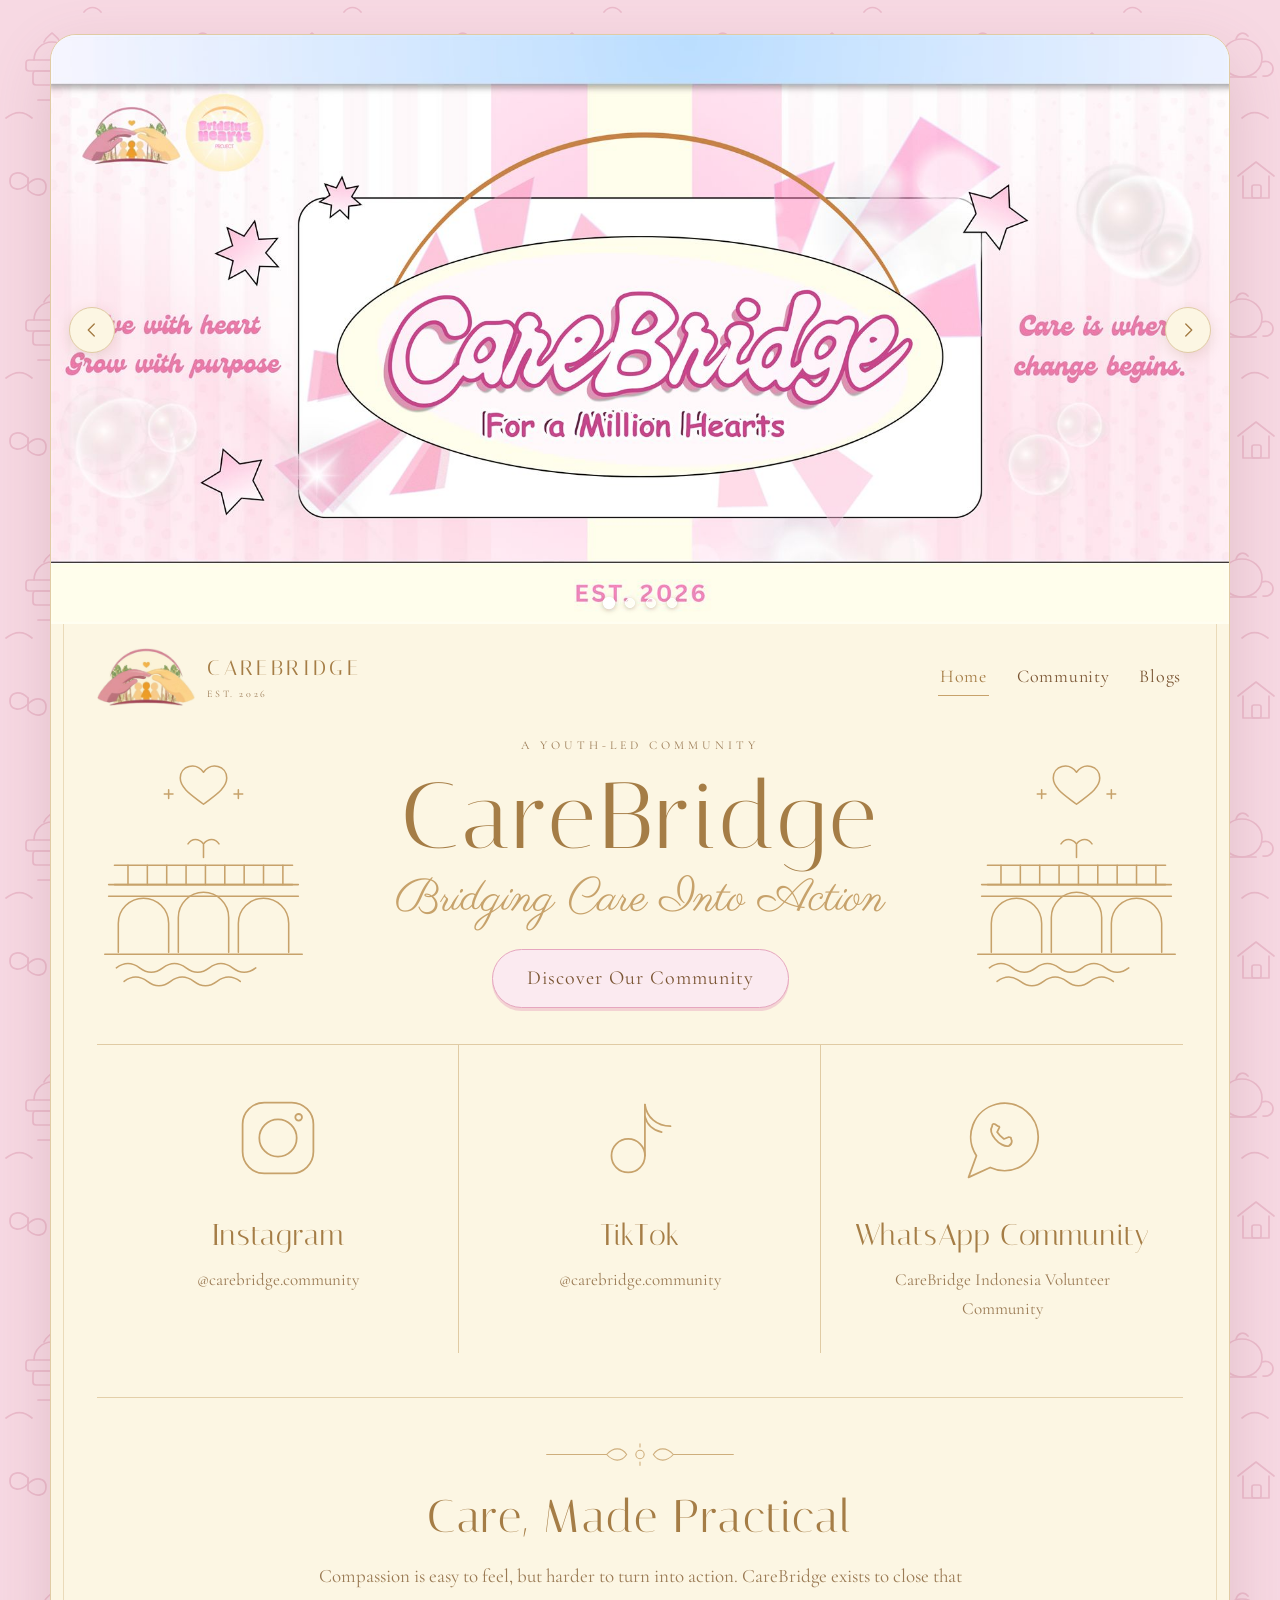
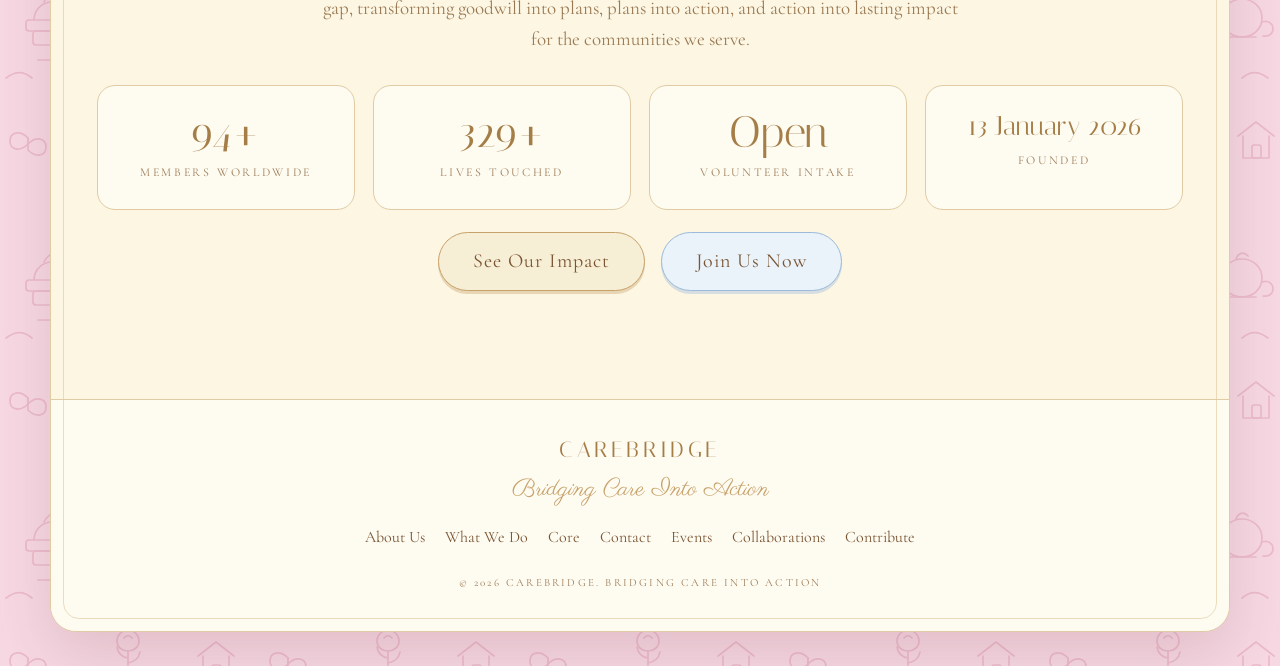
<file: index.html>
<!DOCTYPE html>
<html lang="en">
<head>
<meta charset="utf-8">
<meta name="viewport" content="width=device-width, initial-scale=1">
<title>CareBridge — Bridging Care Into Action</title>
<meta name="google-site-verification" content="WLFO3tSQSZe70N2YMu3eBIkZwEICOMR3Sh5a3xOXZ3Q" />
<meta name="description" content="CareBridge is a youth-led community bridging care into action — turning empathy into real, measurable good.">
<link rel="preconnect" href="https://fonts.googleapis.com">
<link rel="preconnect" href="https://fonts.gstatic.com" crossorigin>
<link href="https://fonts.googleapis.com/css2?family=Cormorant+Garamond:ital,wght@0,400;0,500;0,600;1,400&family=Italiana&family=Parisienne&display=swap" rel="stylesheet">
<link rel="stylesheet" href="assets/styles.css">
<link rel="icon" href="assets/favicon.png" type="image/png">
<link rel="canonical" href="https://carebridgeofficial.vercel.app/">
<meta property="og:type" content="website">
<meta property="og:site_name" content="CareBridge">
<meta property="og:locale" content="en_ID">
<meta property="og:title" content="CareBridge — Bridging Care Into Action">
<meta property="og:description" content="CareBridge is a youth-led community bridging care into action — turning empathy into real, measurable good.">
<meta property="og:url" content="https://carebridgeofficial.vercel.app/">
<meta property="og:image" content="https://carebridgeofficial.vercel.app/assets/banner-01.jpg">
<meta property="og:image:width" content="1800">
<meta property="og:image:height" content="900">
<meta name="twitter:card" content="summary_large_image">
<meta name="twitter:title" content="CareBridge — Bridging Care Into Action">
<meta name="twitter:description" content="CareBridge is a youth-led community bridging care into action — turning empathy into real, measurable good.">
<meta name="twitter:image" content="https://carebridgeofficial.vercel.app/assets/banner-01.jpg">
<meta name="robots" content="index, follow">
<script type="application/ld+json">
{
  "@context": "https://schema.org",
  "@type": "NGO",
  "name": "CareBridge",
  "alternateName": "CareBridge Community",
  "url": "https://carebridgeofficial.vercel.app/",
  "logo": "https://carebridgeofficial.vercel.app/assets/logo-mark.png",
  "image": "https://carebridgeofficial.vercel.app/assets/banner-01.jpg",
  "description": "CareBridge is a youth-led community in Palembang, Indonesia, bridging care into action through the Bridging Hearts Project.",
  "slogan": "Bridging Care Into Action",
  "foundingDate": "2026-01-13",
  "email": "community.carebridge@gmail.com",
  "address": {
    "@type": "PostalAddress",
    "addressLocality": "Palembang",
    "addressRegion": "South Sumatra",
    "addressCountry": "ID"
  },
  "sameAs": [
    "https://www.instagram.com/carebridge.community",
    "https://www.tiktok.com/@carebridge.community"
  ]
}
</script>
</head>
<body>

<div id="loader" aria-hidden="true">
  <div class="load-card">
    <img class="load-mark" src="assets/logo-mark.png" alt="">
    <div class="load-pill"><span class="load-spin"></span>Please Wait a Moment</div>
    <div class="load-word">CareBridge</div>
    <div class="load-script">Bridging Care Into Action</div>
    <div class="load-bar"><span></span></div>
    <div class="load-foot">Loading &middot; Est. 2026</div>
  </div>
</div>

<div class="shell">
  <div class="inner">

    <!-- ===== Banner =====
         EDIT ME: swap these three images for the CB WEBSITE BANNER artwork.
         Add or remove <figure> blocks freely; the dots follow automatically. -->
    <section class="banner" data-carousel data-autoplay="5000"
             aria-roledescription="carousel" aria-label="CareBridge highlights">

      <button class="car-btn prev" type="button" aria-label="Previous slide">
        <svg viewBox="0 0 24 24" fill="none" stroke="#A57D46" stroke-width="1.8" stroke-linecap="round" stroke-linejoin="round" aria-hidden="true"><path d="M15 4 7 12l8 8"/></svg>
      </button>

      <div class="car-track" tabindex="0" aria-live="polite">
        <figure>
          <img src="assets/banner-01.jpg" width="1800" height="900"
               alt="CareBridge — For a Million Hearts. Give with heart, grow with purpose. Care is where change begins. Est. 2026">
        </figure>
        <figure>
          <img src="assets/banner-02.jpg" width="1800" height="900" loading="lazy"
               alt="Meet the future leaders: Austin Xavier Ratiawan, Mikayla Rizka Sumantri, Aris Singh, Aurelia Dafina Cyrilla, Kayth Roselyn Wanly and Katelyn Michie Tje">
        </figure>
        <figure>
          <img src="assets/banner-03.jpg" width="1800" height="900" loading="lazy"
               alt="Learn, serve, lead — From Palembang, for Tomorrow. CareBridge volunteers holding the Bridging Hearts Project banner">
        </figure>
        <figure>
          <img src="assets/banner-04.jpg" width="1800" height="900" loading="lazy"
               alt="Too young to make a difference? Think again. Join us in bridging care into action">
        </figure>
      </div>

      <button class="car-btn next" type="button" aria-label="Next slide">
        <svg viewBox="0 0 24 24" fill="none" stroke="#A57D46" stroke-width="1.8" stroke-linecap="round" stroke-linejoin="round" aria-hidden="true"><path d="M9 4l8 8-8 8"/></svg>
      </button>

      <div class="car-dots"></div>

    </section>

    <!-- ===== Top bar ===== -->
    <header class="topbar">
      <a class="brandmark" href="/">
        <img class="seal" src="assets/logo-mark.png" alt="CareBridge logo">
        <span>
          <b>CareBridge</b>
          <small>Est. 2026</small>
        </span>
      </a>

      <nav class="mainnav">
        <a href="/" aria-current="page">Home</a>
        <a href="/community">Community</a>
        <a href="/blogs">Blogs</a>
      </nav>
    </header>

    <!-- ===== Hero ===== -->
    <section class="hero">
      <div class="hero-art" aria-hidden="true">
        <svg viewBox="0 0 220 250">
          <g fill="none" stroke="#C7A26B" stroke-width="1.6" stroke-linecap="round" stroke-linejoin="round">
            <path d="M110 22c-8-11-24-7-24 6 0 11 14 19 24 27 10-8 24-16 24-27 0-13-16-17-24-6z"/>
            <path d="M74 40v9M69.5 44.5h9M146 40v9M141.5 44.5h9"/>
            <path d="M18 118h184M18 138h184"/>
            <path d="M32 118v20M52 118v20M72 118v20M92 118v20M112 118v20M132 118v20M152 118v20M172 118v20M192 118v20"/>
            <path d="M12 138h196M12 150h196"/>
            <path d="M22 208v-30a26 26 0 0 1 52 0v30"/>
            <path d="M84 208v-36a26 26 0 0 1 52 0v36"/>
            <path d="M146 208v-30a26 26 0 0 1 52 0v30"/>
            <path d="M8 210h204"/>
            <path d="M20 224c8-6 16-6 24 0s16 6 24 0 16-6 24 0 16 6 24 0 16-6 24 0 16 6 24 0"/>
            <path d="M28 238c8-6 16-6 24 0s16 6 24 0 16-6 24 0 16 6 24 0 16-6 24 0"/>
            <path d="M110 96c-5-6-12-6-16 0M110 96c5-6 12-6 16 0M110 96v14"/>
          </g>
        </svg>
      </div>

      <div>
        <p class="kicker">A Youth-Led Community</p>
        <h1 class="wordmark">CareBridge</h1>
        <p class="tagline">Bridging Care Into Action</p>
        <div class="btn-row">
          <a class="btn" href="/community" data-loading>Discover Our Community</a>
        </div>
      </div>

      <div class="hero-art" aria-hidden="true">
        <svg viewBox="0 0 220 250">
          <g fill="none" stroke="#C7A26B" stroke-width="1.6" stroke-linecap="round" stroke-linejoin="round">
            <path d="M110 22c-8-11-24-7-24 6 0 11 14 19 24 27 10-8 24-16 24-27 0-13-16-17-24-6z"/>
            <path d="M74 40v9M69.5 44.5h9M146 40v9M141.5 44.5h9"/>
            <path d="M18 118h184M18 138h184"/>
            <path d="M32 118v20M52 118v20M72 118v20M92 118v20M112 118v20M132 118v20M152 118v20M172 118v20M192 118v20"/>
            <path d="M12 138h196M12 150h196"/>
            <path d="M22 208v-30a26 26 0 0 1 52 0v30"/>
            <path d="M84 208v-36a26 26 0 0 1 52 0v36"/>
            <path d="M146 208v-30a26 26 0 0 1 52 0v30"/>
            <path d="M8 210h204"/>
            <path d="M20 224c8-6 16-6 24 0s16 6 24 0 16-6 24 0 16 6 24 0 16-6 24 0 16 6 24 0"/>
            <path d="M28 238c8-6 16-6 24 0s16 6 24 0 16-6 24 0 16 6 24 0 16-6 24 0"/>
            <path d="M110 96c-5-6-12-6-16 0M110 96c5-6 12-6 16 0M110 96v14"/>
          </g>
        </svg>
      </div>
    </section>

    <!-- ===== Socials ===== -->
    <section class="trio">
      <a href="https://www.instagram.com/carebridge.community" target="_blank" rel="noopener">
        <svg viewBox="0 0 120 120" aria-hidden="true">
          <g fill="none" stroke="#C7A26B" stroke-width="1.8" stroke-linecap="round" stroke-linejoin="round">
            <rect x="24" y="24" width="72" height="72" rx="22"/>
            <circle cx="60" cy="60" r="19"/>
            <circle cx="81" cy="39" r="3.4"/>
          </g>
        </svg>
        <h3>Instagram</h3>
        <p>@carebridge.community</p>
      </a>

      <a href="https://www.tiktok.com/@carebridge.community" target="_blank" rel="noopener">
        <svg viewBox="0 0 120 120" aria-hidden="true">
          <g fill="none" stroke="#C7A26B" stroke-width="1.8" stroke-linecap="round" stroke-linejoin="round">
            <path d="M65 26v52"/>
            <path d="M65 26c2 13 12 22 26 22"/>
            <path d="M65 38c2 8 8 14 17 16"/>
            <circle cx="48" cy="78" r="17"/>
          </g>
        </svg>
        <h3>TikTok</h3>
        <p>@carebridge.community</p>
      </a>

      <a href="https://chat.whatsapp.com/IXKgOZsEdRlBUrKvpk92QL" target="_blank" rel="noopener">
        <svg viewBox="0 0 120 120" aria-hidden="true">
          <g fill="none" stroke="#C7A26B" stroke-width="1.8" stroke-linecap="round" stroke-linejoin="round">
            <path d="M26 100l8-22a34.3 34.3 0 1 1 14 12z"/>
            <path d="M50 48c-2 3-1 8 3 13s10 8 14 7c2-1 3-3 3-5l-1-3c0-1-1-1-2-1l-5 2c-3-2-5-4-7-7l2-4c1-1 0-2-1-2l-3-2c-2-1-3 0-3 2z"/>
          </g>
        </svg>
        <h3>WhatsApp Community</h3>
        <p>CareBridge Indonesia Volunteer Community</p>
      </a>
    </section>

    <hr class="rule">

    <!-- ===== Invitation ===== -->
    <section class="section-head">
      <svg class="ornament" viewBox="0 0 240 30" aria-hidden="true">
        <g fill="none" stroke="#C7A26B" stroke-width="1.3" stroke-linecap="round">
          <path d="M8 15h72M232 15h-72"/>
          <path d="M80 15c8-9 18-9 24 0-6 9-16 9-24 0z"/>
          <path d="M160 15c-8-9-18-9-24 0 6 9 16 9 24 0z"/>
          <circle cx="120" cy="15" r="5"/>
          <path d="M120 6V2M120 24v4"/>
        </g>
      </svg>
      <h2>Care, Made Practical</h2>
      <p>Compassion is easy to feel, but harder to turn into action. CareBridge exists to
         close that gap, transforming goodwill into plans, plans into action, and action
         into lasting impact for the communities we serve.</p>
    </section>

    <div class="stats">
      <div class="stat"><b data-count="100" data-suffix="+">100+</b><span>Members Worldwide</span></div>
      <div class="stat"><b data-count="350" data-suffix="+">350+</b><span>Lives Touched</span></div>
      <div class="stat"><b>Open</b><span>Volunteer Intake</span></div>
      <div class="stat"><b class="sm">13 January 2026</b><span>Founded</span></div>
    </div>

    <div class="btn-row">
      <a class="btn gold" href="/what-we-do">See Our Impact</a>
      <a class="btn blue" href="/events">Join Us Now</a>
    </div>

  </div>

  <footer class="foot">
    <div class="fmark">CAREBRIDGE</div>
    <div class="fscript">Bridging Care Into Action</div>
    <nav>
      <a href="/about">About Us</a>
      <a href="/what-we-do">What We Do</a>
      <a href="/core">Core</a>
      <a href="/contact">Contact</a>
      <a href="/events">Events</a>
      <a href="/collaborations">Collaborations</a>
      <a href="/contribute">Contribute</a>
    </nav>
    <small>&copy; 2026 CareBridge. Bridging Care Into Action</small>
  </footer>
</div>

<script src="assets/count.js" defer></script>
<script src="assets/carousel.js" defer></script>

<script>
(function () {
  var el = document.getElementById('loader');
  if (!el) return;

  // Only show it on the first visit of a browsing session.
  var seen = false;
  try { seen = sessionStorage.getItem('cb-seen-loader') === '1'; } catch (e) {}
  if (seen) { if (el.parentNode) el.parentNode.removeChild(el); return; }

  var start = Date.now();

  function finish() {
    var wait = Math.max(0, 3000 - (Date.now() - start));
    setTimeout(function () {
      el.className = 'done';
      try { sessionStorage.setItem('cb-seen-loader', '1'); } catch (e) {}
      setTimeout(function () { if (el.parentNode) el.parentNode.removeChild(el); }, 700);
    }, wait);
  }

  if (document.readyState === 'complete') finish();
  else window.addEventListener('load', finish);
})();
</script>

<script src="assets/ripple.js" defer></script>
<script src="assets/transition.js" defer></script>
</body>
</html>
</file>
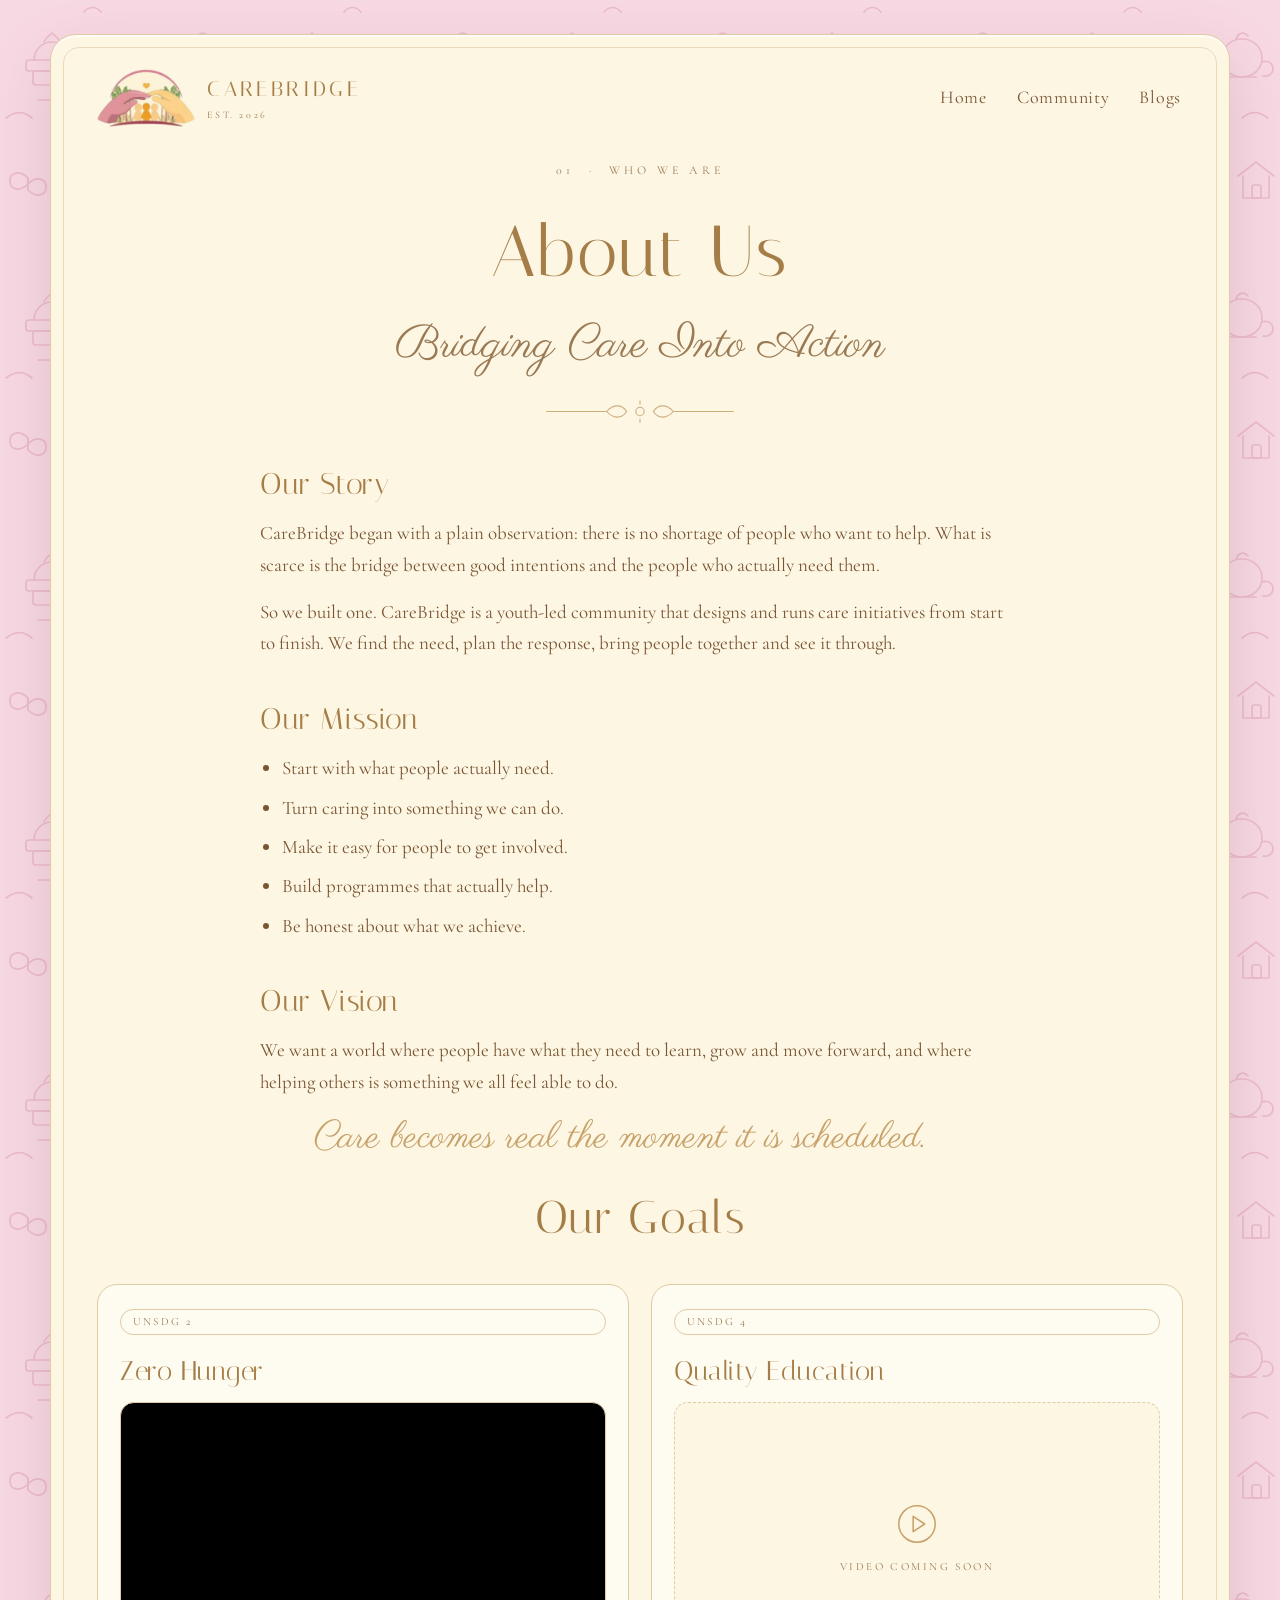
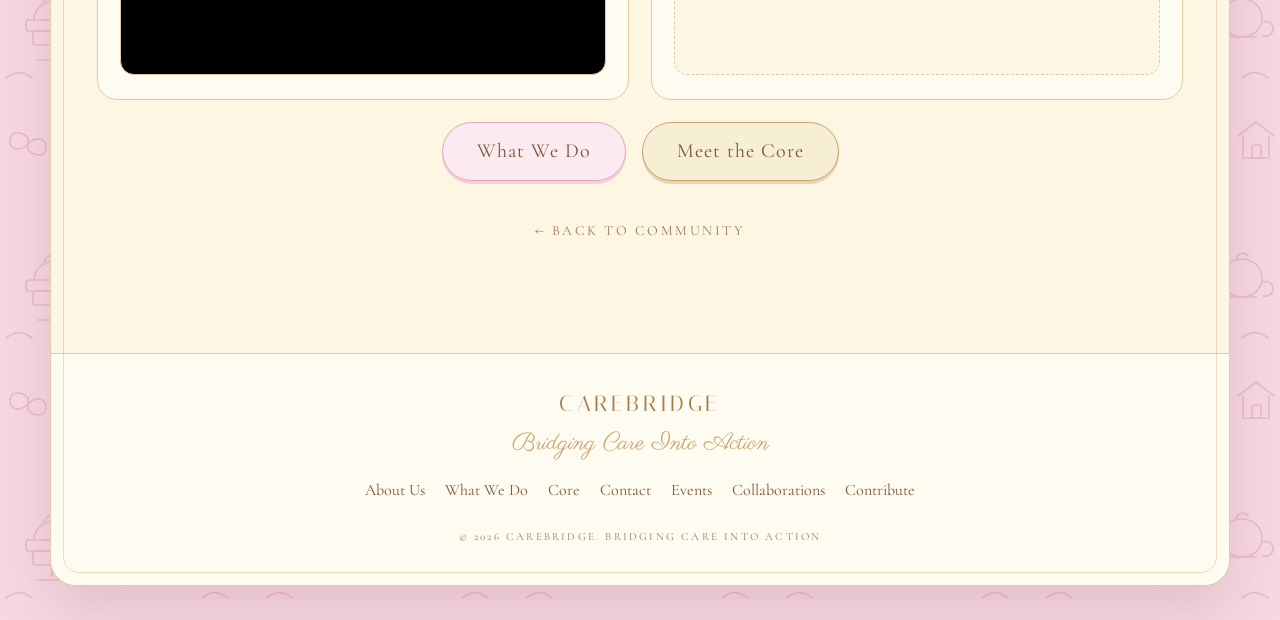
<file: about.html>
<!DOCTYPE html>
<html lang="en">
<head>
<meta charset="utf-8">
<meta name="viewport" content="width=device-width, initial-scale=1">
<title>About Us — CareBridge</title>
<meta name="description" content="The story, mission, vision and values behind CareBridge.">
<link rel="preconnect" href="https://fonts.googleapis.com">
<link rel="preconnect" href="https://fonts.gstatic.com" crossorigin>
<link href="https://fonts.googleapis.com/css2?family=Cormorant+Garamond:ital,wght@0,400;0,500;0,600;1,400&family=Italiana&family=Parisienne&display=swap" rel="stylesheet">
<link rel="stylesheet" href="assets/styles.css">
<link rel="icon" href="assets/favicon.png" type="image/png">
<link rel="canonical" href="https://carebridgeofficial.vercel.app/about">
<meta property="og:type" content="website">
<meta property="og:site_name" content="CareBridge">
<meta property="og:locale" content="en_ID">
<meta property="og:title" content="About Us — CareBridge">
<meta property="og:description" content="The story, mission, vision and values behind CareBridge.">
<meta property="og:url" content="https://carebridgeofficial.vercel.app/about">
<meta property="og:image" content="https://carebridgeofficial.vercel.app/assets/banner-01.jpg">
<meta property="og:image:width" content="1800">
<meta property="og:image:height" content="900">
<meta name="twitter:card" content="summary_large_image">
<meta name="twitter:title" content="About Us — CareBridge">
<meta name="twitter:description" content="The story, mission, vision and values behind CareBridge.">
<meta name="twitter:image" content="https://carebridgeofficial.vercel.app/assets/banner-01.jpg">
<meta name="robots" content="index, follow">
</head>
<body>

<div class="shell">
  <div class="inner">

    <header class="topbar">
      <a class="brandmark" href="/">
        <img class="seal" src="assets/logo-mark.png" alt="CareBridge logo">
        <span><b>CareBridge</b><small>Est. 2026</small></span>
      </a>
      <nav class="mainnav">
        <a href="/">Home</a>
        <a href="/community">Community</a>
        <a href="/blogs">Blogs</a>
      </nav>
    </header>

    <section class="section-head" style="margin-top:34px">
      <p class="kicker">01 &nbsp;&middot;&nbsp; Who We Are</p>
      <h2 style="font-size:clamp(40px,6vw,72px)">About Us</h2>
      <p class="tagline">Bridging Care Into Action</p>
    </section>

    <svg class="ornament" viewBox="0 0 240 30" aria-hidden="true" style="margin-top:26px">
      <g fill="none" stroke="#C7A26B" stroke-width="1.3" stroke-linecap="round">
        <path d="M8 15h72M232 15h-72"/>
        <path d="M80 15c8-9 18-9 24 0-6 9-16 9-24 0z"/>
        <path d="M160 15c-8-9-18-9-24 0 6 9 16 9 24 0z"/>
        <circle cx="120" cy="15" r="5"/><path d="M120 6V2M120 24v4"/>
      </g>
    </svg>

    <section class="prose">
      <h3>Our Story</h3>
      <p>CareBridge began with a plain observation: there is no shortage of people who
         want to help. What is scarce is the bridge between good intentions and the
         people who actually need them.</p>
      <p>So we built one. CareBridge is a youth-led community that designs and runs
         care initiatives from start to finish. We find the need, plan the response,
         bring people together and see it through.</p>

      <h3>Our Mission</h3>
      <ul>
        <li>Start with what people actually need.</li>
        <li>Turn caring into something we can do.</li>
        <li>Make it easy for people to get involved.</li>
        <li>Build programmes that actually help.</li>
        <li>Be honest about what we achieve.</li>
      </ul>

      <h3>Our Vision</h3>
      <p>We want a world where people have what they need to learn, grow and move
         forward, and where helping others is something we all feel able to do.</p>

      <p class="pull">Care becomes real the moment it is scheduled.</p>
    </section>

    <section class="section-head">
      <h2>Our Goals</h2>
    </section>

    <section class="sdg">

      <div class="sdg-item">
        <span class="tag">UNSDG 2</span>
        <h4>Zero Hunger</h4>
        <div class="video-frame">
          <iframe src="https://drive.google.com/file/d/1eEa2dBHmSATr7bWWB4od63TZMnKeqRrg/preview"
                  title="CareBridge — Zero Hunger"
                  loading="lazy"
                  allow="autoplay; fullscreen"
                  allowfullscreen></iframe>
        </div>
      </div>

      <div class="sdg-item">
        <span class="tag">UNSDG 4</span>
        <h4>Quality Education</h4>
        <!-- EDIT ME: replace this block with the video embed when it is ready. -->
        <div class="video-slot">
          <svg viewBox="0 0 48 48" fill="none" stroke="#C7A26B" stroke-width="1.6" stroke-linecap="round" stroke-linejoin="round" aria-hidden="true">
            <circle cx="24" cy="24" r="19"/>
            <path d="M20 16l12 8-12 8z"/>
          </svg>
          <span>Video coming soon</span>
        </div>
      </div>

    </section>

    <div class="btn-row">
      <a class="btn" href="/what-we-do">What We Do</a>
      <a class="btn gold" href="/core">Meet the Core</a>
    </div>

    <div style="text-align:center"><a class="backlink" href="/community">&larr; Back to Community</a></div>

  </div>

  <footer class="foot">
    <div class="fmark">CAREBRIDGE</div>
    <div class="fscript">Bridging Care Into Action</div>
    <nav>
      <a href="/about">About Us</a>
      <a href="/what-we-do">What We Do</a>
      <a href="/core">Core</a>
      <a href="/contact">Contact</a>
      <a href="/events">Events</a>
      <a href="/collaborations">Collaborations</a>
      <a href="/contribute">Contribute</a>
    </nav>
    <small>&copy; 2026 CareBridge. Bridging Care Into Action</small>
  </footer>
</div>

<script src="assets/ripple.js" defer></script>
<script src="assets/transition.js" defer></script>
</body>
</html>
</file>
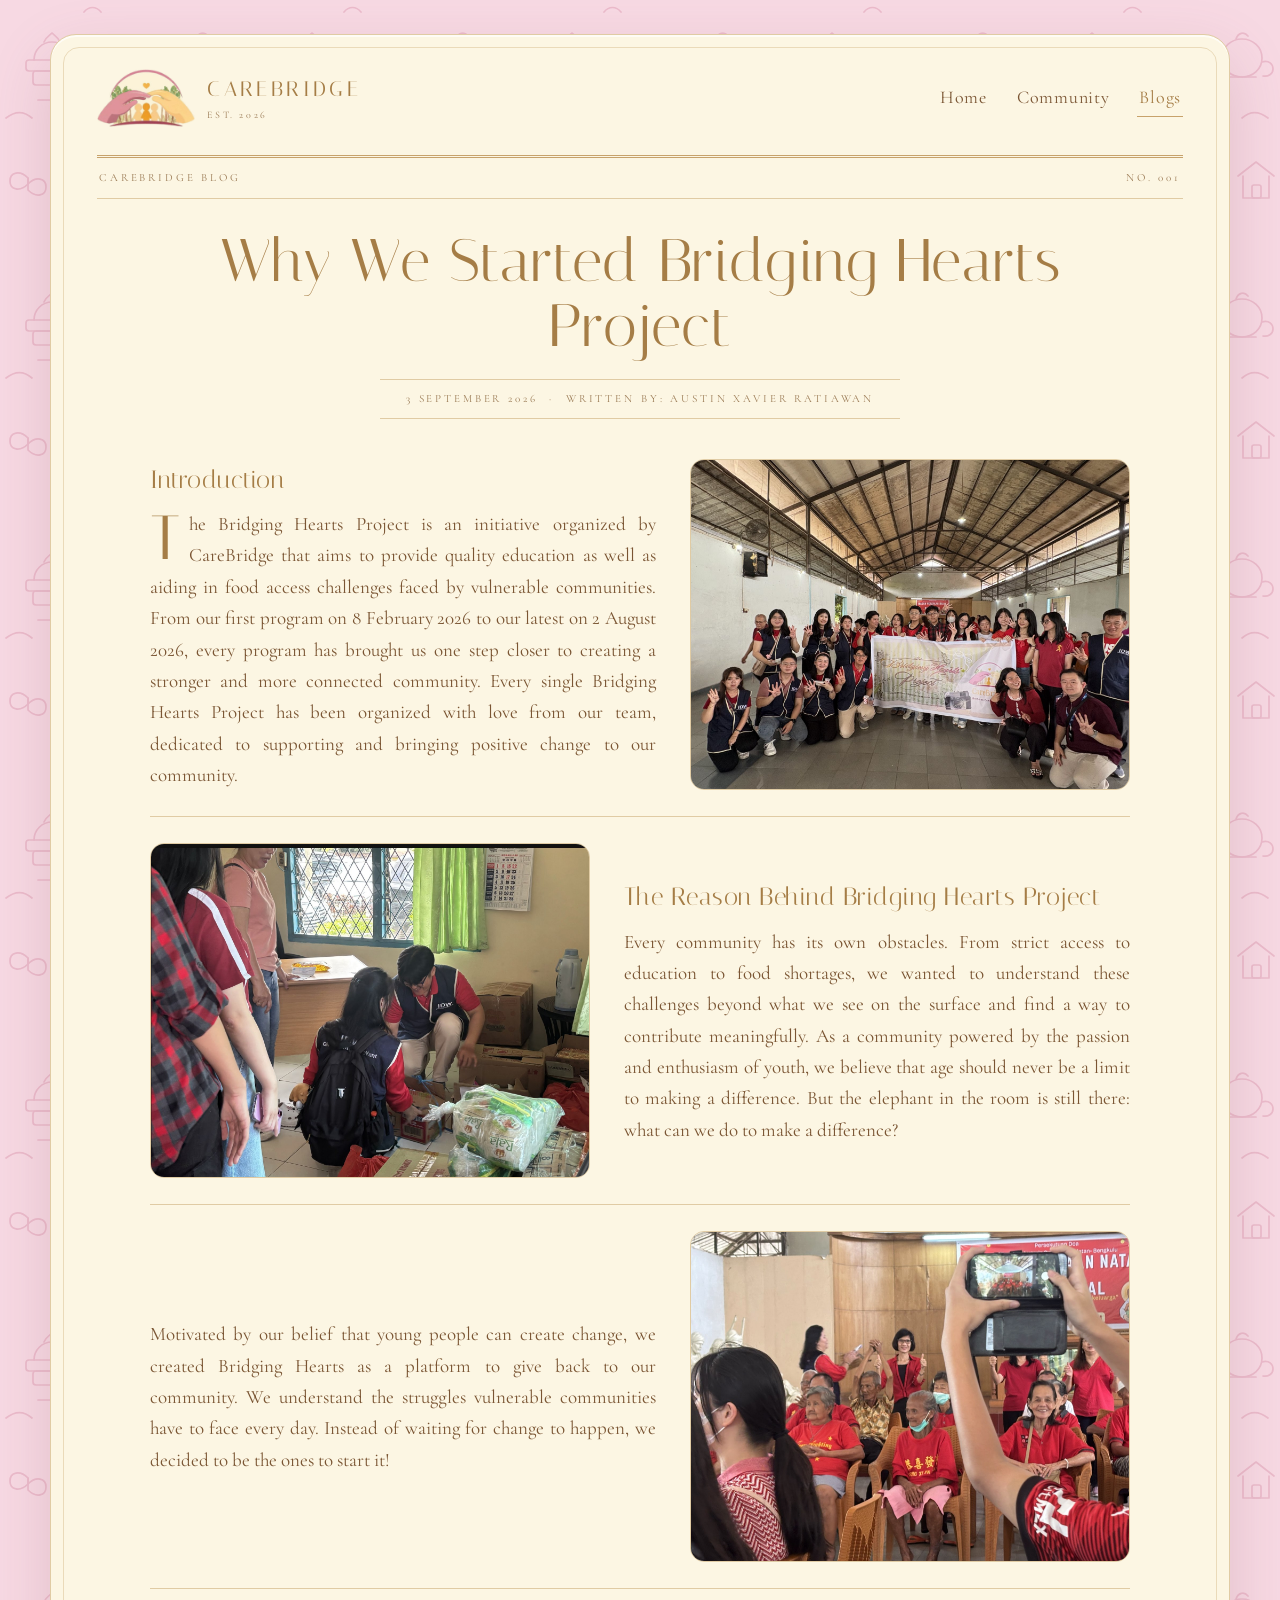
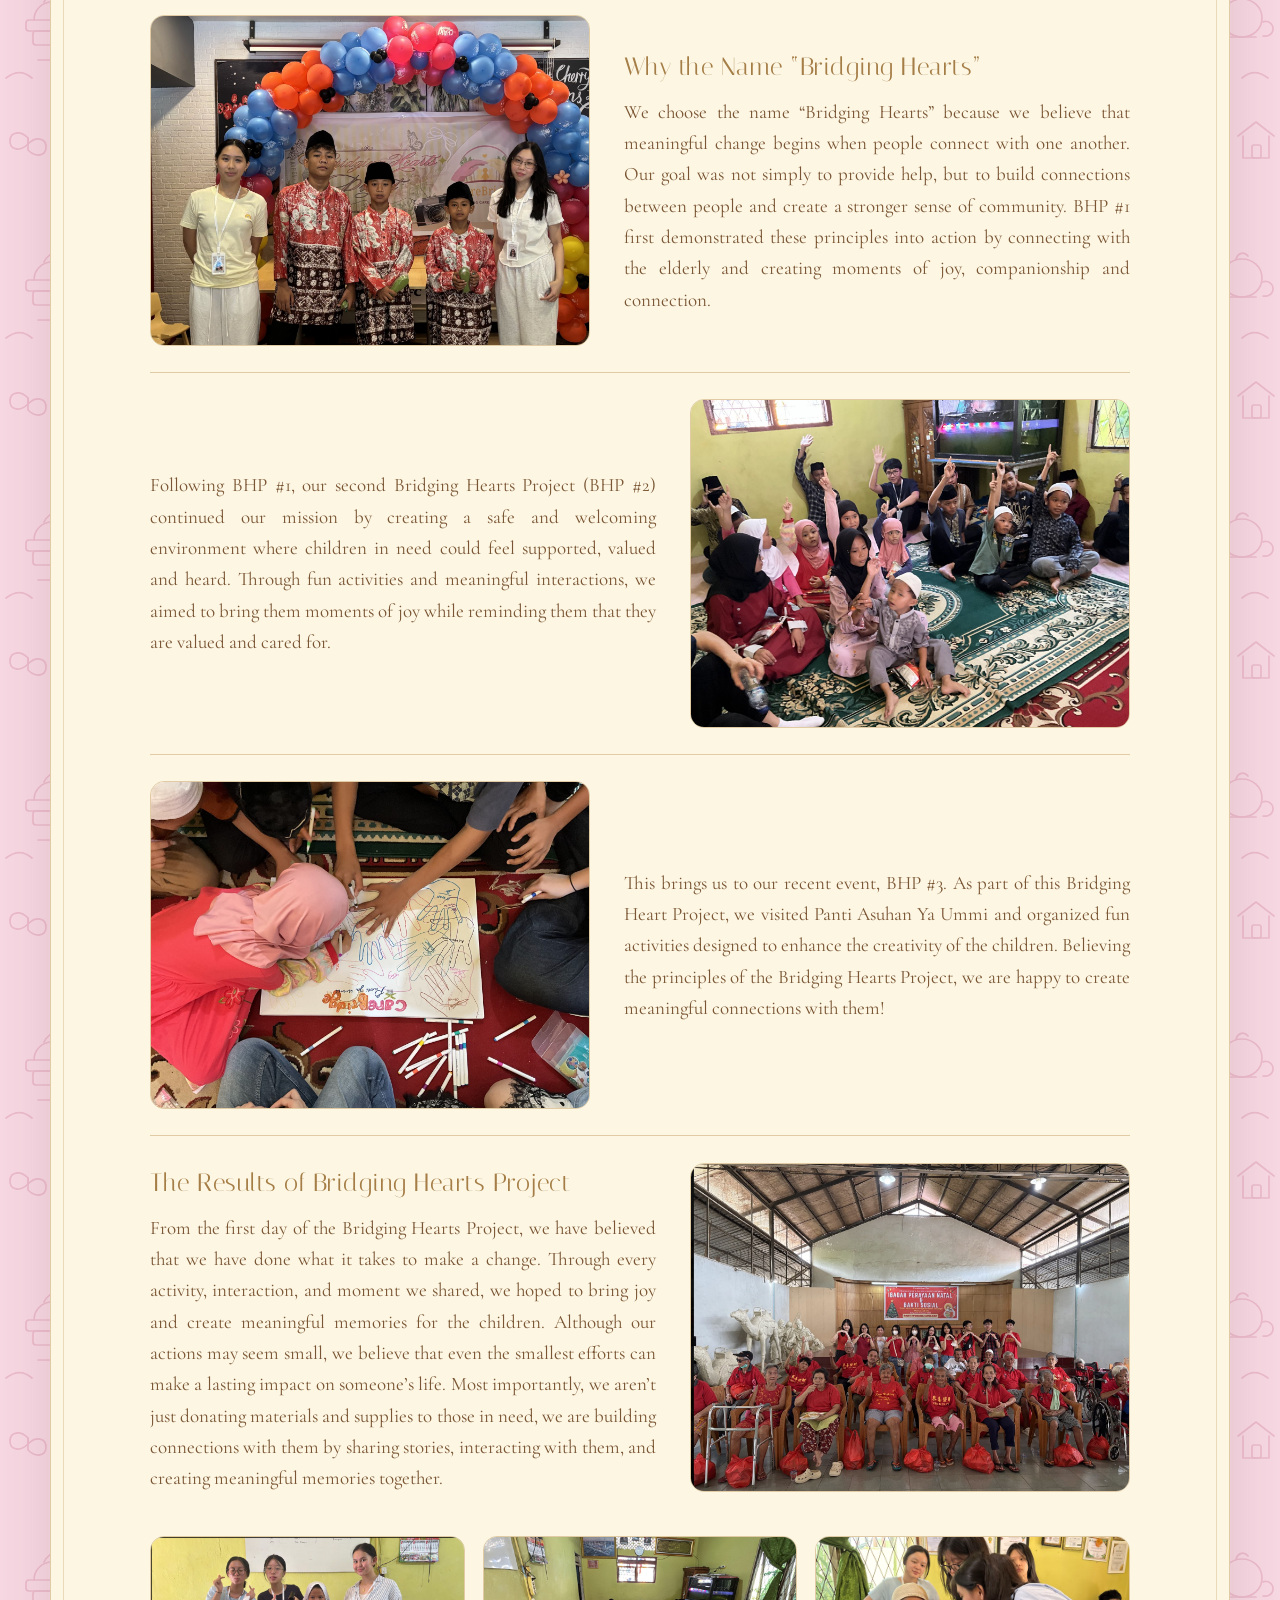
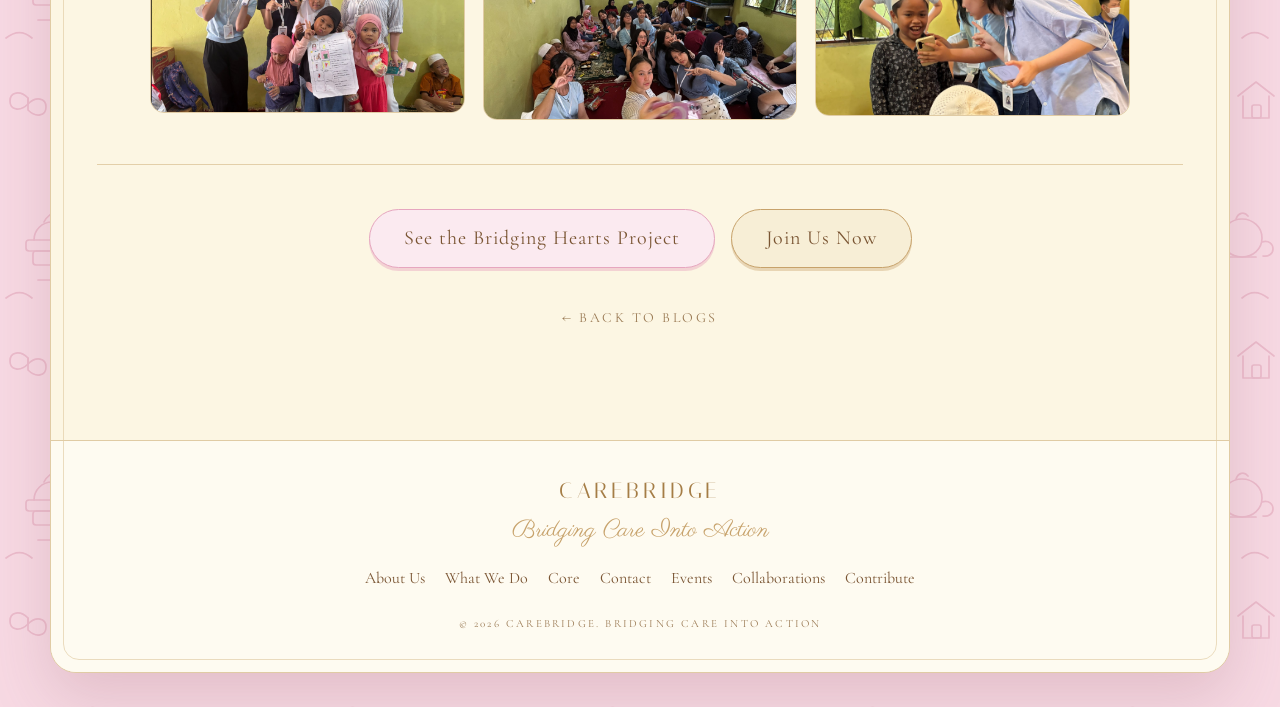
<file: blog-bridging-hearts.html>
<!DOCTYPE html>
<html lang="en">
<head>
<meta charset="utf-8">
<meta name="viewport" content="width=device-width, initial-scale=1">
<title>Why We Started Bridging Hearts Project — CareBridge Blog</title>
<meta name="description" content="Why CareBridge started the Bridging Hearts Project, what the name means, and what BHP #1 through #3 have looked like so far.">
<link rel="preconnect" href="https://fonts.googleapis.com">
<link rel="preconnect" href="https://fonts.gstatic.com" crossorigin>
<link href="https://fonts.googleapis.com/css2?family=Cormorant+Garamond:ital,wght@0,400;0,500;0,600;1,400&family=Italiana&family=Parisienne&display=swap" rel="stylesheet">
<link rel="stylesheet" href="assets/styles.css">
<link rel="icon" href="assets/favicon.png" type="image/png">
<link rel="canonical" href="https://carebridgeofficial.vercel.app/blog-bridging-hearts">
<meta property="og:type" content="website">
<meta property="og:site_name" content="CareBridge">
<meta property="og:locale" content="en_ID">
<meta property="og:title" content="Why We Started Bridging Hearts Project — CareBridge Blog">
<meta property="og:description" content="Why CareBridge started the Bridging Hearts Project, what the name means, and what BHP #1 through #3 have looked like so far.">
<meta property="og:url" content="https://carebridgeofficial.vercel.app/blog-bridging-hearts">
<meta property="og:image" content="https://carebridgeofficial.vercel.app/assets/banner-01.jpg">
<meta property="og:image:width" content="1800">
<meta property="og:image:height" content="900">
<meta name="twitter:card" content="summary_large_image">
<meta name="twitter:title" content="Why We Started Bridging Hearts Project — CareBridge Blog">
<meta name="twitter:description" content="Why CareBridge started the Bridging Hearts Project, what the name means, and what BHP #1 through #3 have looked like so far.">
<meta name="twitter:image" content="https://carebridgeofficial.vercel.app/assets/banner-01.jpg">
<meta name="robots" content="index, follow">
</head>
<body>

<div class="shell">
  <div class="inner">

    <header class="topbar">
      <a class="brandmark" href="/">
        <img class="seal" src="assets/logo-mark.png" alt="CareBridge logo">
        <span><b>CareBridge</b><small>Est. 2026</small></span>
      </a>
      <nav class="mainnav">
        <a href="/">Home</a>
        <a href="/community">Community</a>
        <a href="/blogs" aria-current="page">Blogs</a>
      </nav>
    </header>

    <div class="masthead">
      <span>CareBridge Blog</span>
      <span>No. 001</span>
    </div>

    <h1 class="headline">Why We Started Bridging Hearts Project</h1>

    <p class="dateline">3 September 2026 &nbsp;&middot;&nbsp; Written by: Austin Xavier Ratiawan</p>

    <article class="article">

      <!-- Opening spread -->
      <section class="spread flip opening">
        <figure>
          <img src="assets/blog-01.jpg" width="1644" height="1232"
               alt="CareBridge members and partner volunteers holding the Bridging Hearts Project banner at Panti Jompo Sumarah">
        </figure>
        <div class="spread-body">
        <h3>Introduction</h3>
        <p class="lede">The Bridging Hearts Project is an initiative organized by
           CareBridge that aims to provide quality education as well as aiding in food
           access challenges faced by vulnerable communities. From our first program on
           8 February 2026 to our latest on 2 August 2026, every program has brought us
           one step closer to creating a stronger and more connected community. Every
           single Bridging Hearts Project has been organized with love from our team,
           dedicated to supporting and bringing positive change to our community.</p>
        </div>
      </section>

      <!-- Spreads: the photo alternates left and right down the page -->
      <section class="spread">
        <figure>
          <img src="assets/blog-06.jpg" width="1640" height="1246" loading="lazy"
               alt="CareBridge volunteers sorting and carrying donated supplies">
        </figure>
        <div class="spread-body">
          <h3>The Reason Behind Bridging Hearts Project</h3>
          <p>Every community has its own obstacles. From strict access to education to
             food shortages, we wanted to understand these challenges beyond what we see
             on the surface and find a way to contribute meaningfully. As a community
             powered by the passion and enthusiasm of youth, we believe that age should
             never be a limit to making a difference. But the elephant in the room is
             still there: what can we do to make a difference?</p>
        </div>
      </section>

      <section class="spread flip">
        <figure>
          <img src="assets/blog-03.jpg" width="1644" height="1236" loading="lazy"
               alt="A CareBridge volunteer taking a photograph of residents during the visit">
        </figure>
        <div class="spread-body">
          <p>Motivated by our belief that young people can create change, we created
             Bridging Hearts as a platform to give back to our community. We understand
             the struggles vulnerable communities have to face every day. Instead of
             waiting for change to happen, we decided to be the ones to start it!</p>
        </div>
      </section>

      <section class="spread">
        <figure>
          <img src="assets/blog-04.jpg" width="1636" height="1228" loading="lazy"
               alt="Children in traditional dress standing with CareBridge volunteers in front of the Bridging Hearts Project backdrop">
        </figure>
        <div class="spread-body">
          <h3>Why the Name &ldquo;Bridging Hearts&rdquo;</h3>
          <p>We choose the name &ldquo;Bridging Hearts&rdquo; because we believe that
             meaningful change begins when people connect with one another. Our goal was
             not simply to provide help, but to build connections between people and
             create a stronger sense of community. BHP #1 first demonstrated these
             principles into action by connecting with the elderly and creating moments
             of joy, companionship and connection.</p>
        </div>
      </section>

      <section class="spread flip">
        <figure>
          <img src="assets/blog-05.jpg" width="1632" height="1218" loading="lazy"
               alt="Children seated together raising their hands during a Bridging Hearts Project activity">
        </figure>
        <div class="spread-body">
          <p>Following BHP #1, our second Bridging Hearts Project (BHP #2) continued our
             mission by creating a safe and welcoming environment where children in need
             could feel supported, valued and heard. Through fun activities and meaningful
             interactions, we aimed to bring them moments of joy while reminding them that
             they are valued and cared for.</p>
        </div>
      </section>

      <section class="spread">
        <figure>
          <img src="assets/blog-09.jpg" width="1648" height="1228" loading="lazy"
               alt="Children drawing around handprints on a CareBridge poster">
        </figure>
        <div class="spread-body">
          <p>This brings us to our recent event, BHP #3. As part of this Bridging Heart
             Project, we visited Panti Asuhan Ya Ummi and organized fun activities designed
             to enhance the creativity of the children. Believing the principles of the
             Bridging Hearts Project, we are happy to create meaningful connections with
             them!</p>
        </div>
      </section>

      <section class="spread flip">
        <figure>
          <img src="assets/blog-02.jpg" width="1648" height="1230" loading="lazy"
               alt="Residents of Panti Jompo Sumarah seated together with the gifts they received">
        </figure>
        <div class="spread-body">
          <h3>The Results of Bridging Hearts Project</h3>
          <p>From the first day of the Bridging Hearts Project, we have believed that we
             have done what it takes to make a change. Through every activity,
             interaction, and moment we shared, we hoped to bring joy and create
             meaningful memories for the children. Although our actions may seem small,
             we believe that even the smallest efforts can make a lasting impact on
             someone&rsquo;s life. Most importantly, we aren&rsquo;t just donating
             materials and supplies to those in need, we are building connections with
             them by sharing stories, interacting with them, and creating meaningful
             memories together.</p>
        </div>
      </section>

      <div class="gallery">
        <figure>
          <img src="assets/blog-10.jpg" width="2048" height="1149" loading="lazy"
               alt="CareBridge volunteers with the children they spent the day with">
        </figure>
        <figure>
          <img src="assets/blog-07.jpg" width="2048" height="1197" loading="lazy"
               alt="A room full of children and CareBridge volunteers during a Bridging Hearts Project">
        </figure>
        <figure>
          <img src="assets/blog-08.jpg" width="3024" height="1728" loading="lazy"
               alt="CareBridge volunteers showing something on a phone to two boys at the orphanage">
        </figure>
      </div>

    </article>

    <hr class="rule">

    <div class="btn-row">
      <a class="btn" href="/what-we-do">See the Bridging Hearts Project</a>
      <a class="btn gold" href="/events">Join Us Now</a>
    </div>

    <div style="text-align:center"><a class="backlink" href="/blogs">&larr; Back to Blogs</a></div>

  </div>

  <footer class="foot">
    <div class="fmark">CAREBRIDGE</div>
    <div class="fscript">Bridging Care Into Action</div>
    <nav>
      <a href="/about">About Us</a>
      <a href="/what-we-do">What We Do</a>
      <a href="/core">Core</a>
      <a href="/contact">Contact</a>
      <a href="/events">Events</a>
      <a href="/collaborations">Collaborations</a>
      <a href="/contribute">Contribute</a>
    </nav>
    <small>&copy; 2026 CareBridge. Bridging Care Into Action</small>
  </footer>
</div>

<script src="assets/ripple.js" defer></script>
<script src="assets/transition.js" defer></script>
</body>
</html>
</file>
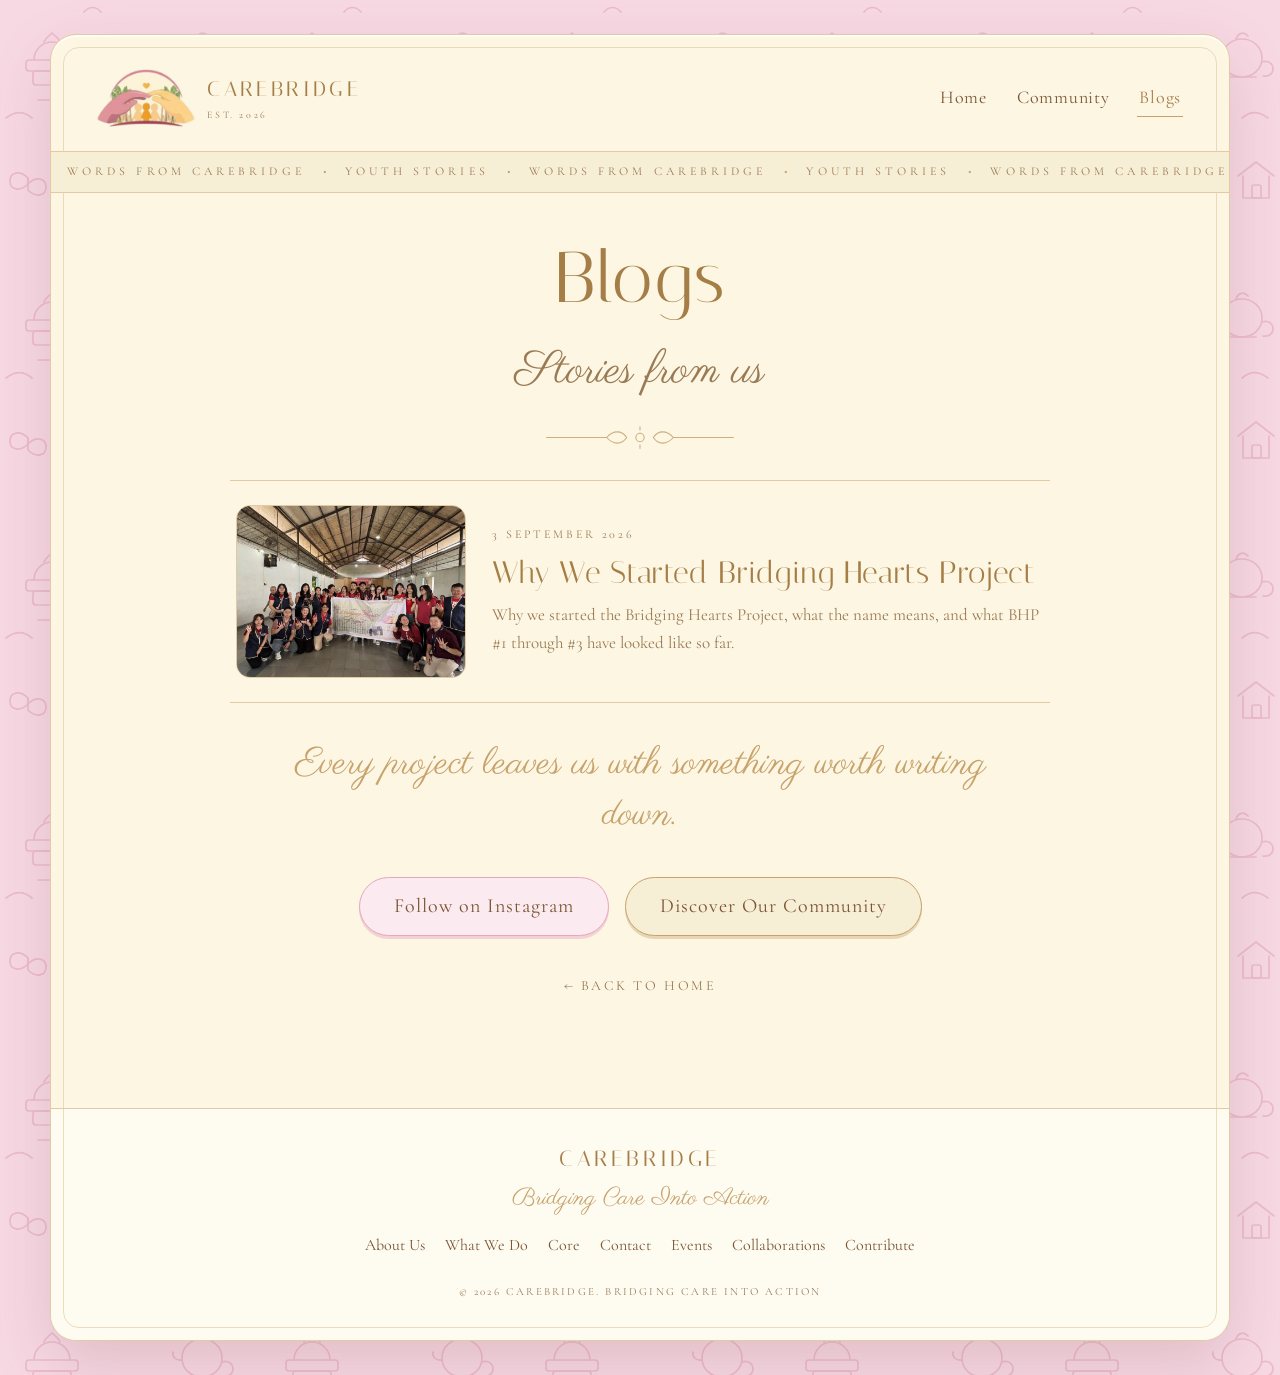
<file: blogs.html>
<!DOCTYPE html>
<html lang="en">
<head>
<meta charset="utf-8">
<meta name="viewport" content="width=device-width, initial-scale=1">
<title>Blogs — CareBridge</title>
<meta name="description" content="Stories, reflections and reports from the CareBridge community.">
<link rel="preconnect" href="https://fonts.googleapis.com">
<link rel="preconnect" href="https://fonts.gstatic.com" crossorigin>
<link href="https://fonts.googleapis.com/css2?family=Cormorant+Garamond:ital,wght@0,400;0,500;0,600;1,400&family=Italiana&family=Parisienne&display=swap" rel="stylesheet">
<link rel="stylesheet" href="assets/styles.css">
<link rel="icon" href="assets/favicon.png" type="image/png">
<link rel="canonical" href="https://carebridgeofficial.vercel.app/blogs">
<meta property="og:type" content="website">
<meta property="og:site_name" content="CareBridge">
<meta property="og:locale" content="en_ID">
<meta property="og:title" content="Blogs — CareBridge">
<meta property="og:description" content="Stories, reflections and reports from the CareBridge community.">
<meta property="og:url" content="https://carebridgeofficial.vercel.app/blogs">
<meta property="og:image" content="https://carebridgeofficial.vercel.app/assets/banner-01.jpg">
<meta property="og:image:width" content="1800">
<meta property="og:image:height" content="900">
<meta name="twitter:card" content="summary_large_image">
<meta name="twitter:title" content="Blogs — CareBridge">
<meta name="twitter:description" content="Stories, reflections and reports from the CareBridge community.">
<meta name="twitter:image" content="https://carebridgeofficial.vercel.app/assets/banner-01.jpg">
<meta name="robots" content="index, follow">
</head>
<body>

<div class="shell">
  <div class="inner">

    <header class="topbar">
      <a class="brandmark" href="/">
        <img class="seal" src="assets/logo-mark.png" alt="CareBridge logo">
        <span><b>CareBridge</b><small>Est. 2026</small></span>
      </a>
      <nav class="mainnav">
        <a href="/">Home</a>
        <a href="/community">Community</a>
        <a href="/blogs" aria-current="page">Blogs</a>
      </nav>
    </header>

    <!-- Scrolling ticker. The track holds the same run of words twice and
         slides by half its width, so the loop has no seam. -->
    <div class="ticker" role="marquee" aria-label="Words from CareBridge — Youth Stories">
      <div class="ticker-track" aria-hidden="true">
        <div class="ticker-run">
          <span>Words From CareBridge</span><i>&bull;</i><span>Youth Stories</span><i>&bull;</i>
          <span>Words From CareBridge</span><i>&bull;</i><span>Youth Stories</span><i>&bull;</i>
          <span>Words From CareBridge</span><i>&bull;</i><span>Youth Stories</span><i>&bull;</i>
        </div>
        <div class="ticker-run">
          <span>Words From CareBridge</span><i>&bull;</i><span>Youth Stories</span><i>&bull;</i>
          <span>Words From CareBridge</span><i>&bull;</i><span>Youth Stories</span><i>&bull;</i>
          <span>Words From CareBridge</span><i>&bull;</i><span>Youth Stories</span><i>&bull;</i>
        </div>
      </div>
    </div>

    <section class="section-head" style="margin-top:26px">
      <h2 style="font-size:clamp(40px,6vw,72px)">Blogs</h2>
      <p class="tagline">Stories from us</p>
    </section>

    <svg class="ornament" viewBox="0 0 240 30" aria-hidden="true" style="margin-top:26px">
      <g fill="none" stroke="#C7A26B" stroke-width="1.3" stroke-linecap="round">
        <path d="M8 15h72M232 15h-72"/>
        <path d="M80 15c8-9 18-9 24 0-6 9-16 9-24 0z"/>
        <path d="M160 15c-8-9-18-9-24 0 6 9 16 9 24 0z"/>
        <circle cx="120" cy="15" r="5"/><path d="M120 6V2M120 24v4"/>
      </g>
    </svg>

    <nav class="post-list">
      <a href="/blog-bridging-hearts">
        <img src="assets/blog-01.jpg" width="1644" height="1232" loading="lazy"
             alt="CareBridge members and partner volunteers holding the Bridging Hearts Project banner">
        <div>
          <span class="date">3 September 2026</span>
          <h3>Why We Started Bridging Hearts Project</h3>
          <p class="lead">Why we started the Bridging Hearts Project, what the name
             means, and what BHP #1 through #3 have looked like so far.</p>
        </div>
      </a>
    </nav>

    <p class="pull">Every project leaves us with something worth writing down.</p>

    <div class="btn-row">
      <a class="btn" href="https://www.instagram.com/carebridge.community" target="_blank" rel="noopener">Follow on Instagram</a>
      <a class="btn gold" href="/community" data-loading>Discover Our Community</a>
    </div>

    <div style="text-align:center"><a class="backlink" href="/">&larr; Back to Home</a></div>

  </div>

  <footer class="foot">
    <div class="fmark">CAREBRIDGE</div>
    <div class="fscript">Bridging Care Into Action</div>
    <nav>
      <a href="/about">About Us</a>
      <a href="/what-we-do">What We Do</a>
      <a href="/core">Core</a>
      <a href="/contact">Contact</a>
      <a href="/events">Events</a>
      <a href="/collaborations">Collaborations</a>
      <a href="/contribute">Contribute</a>
    </nav>
    <small>&copy; 2026 CareBridge. Bridging Care Into Action</small>
  </footer>
</div>

<script src="assets/ripple.js" defer></script>
<script src="assets/transition.js" defer></script>
</body>
</html>
</file>
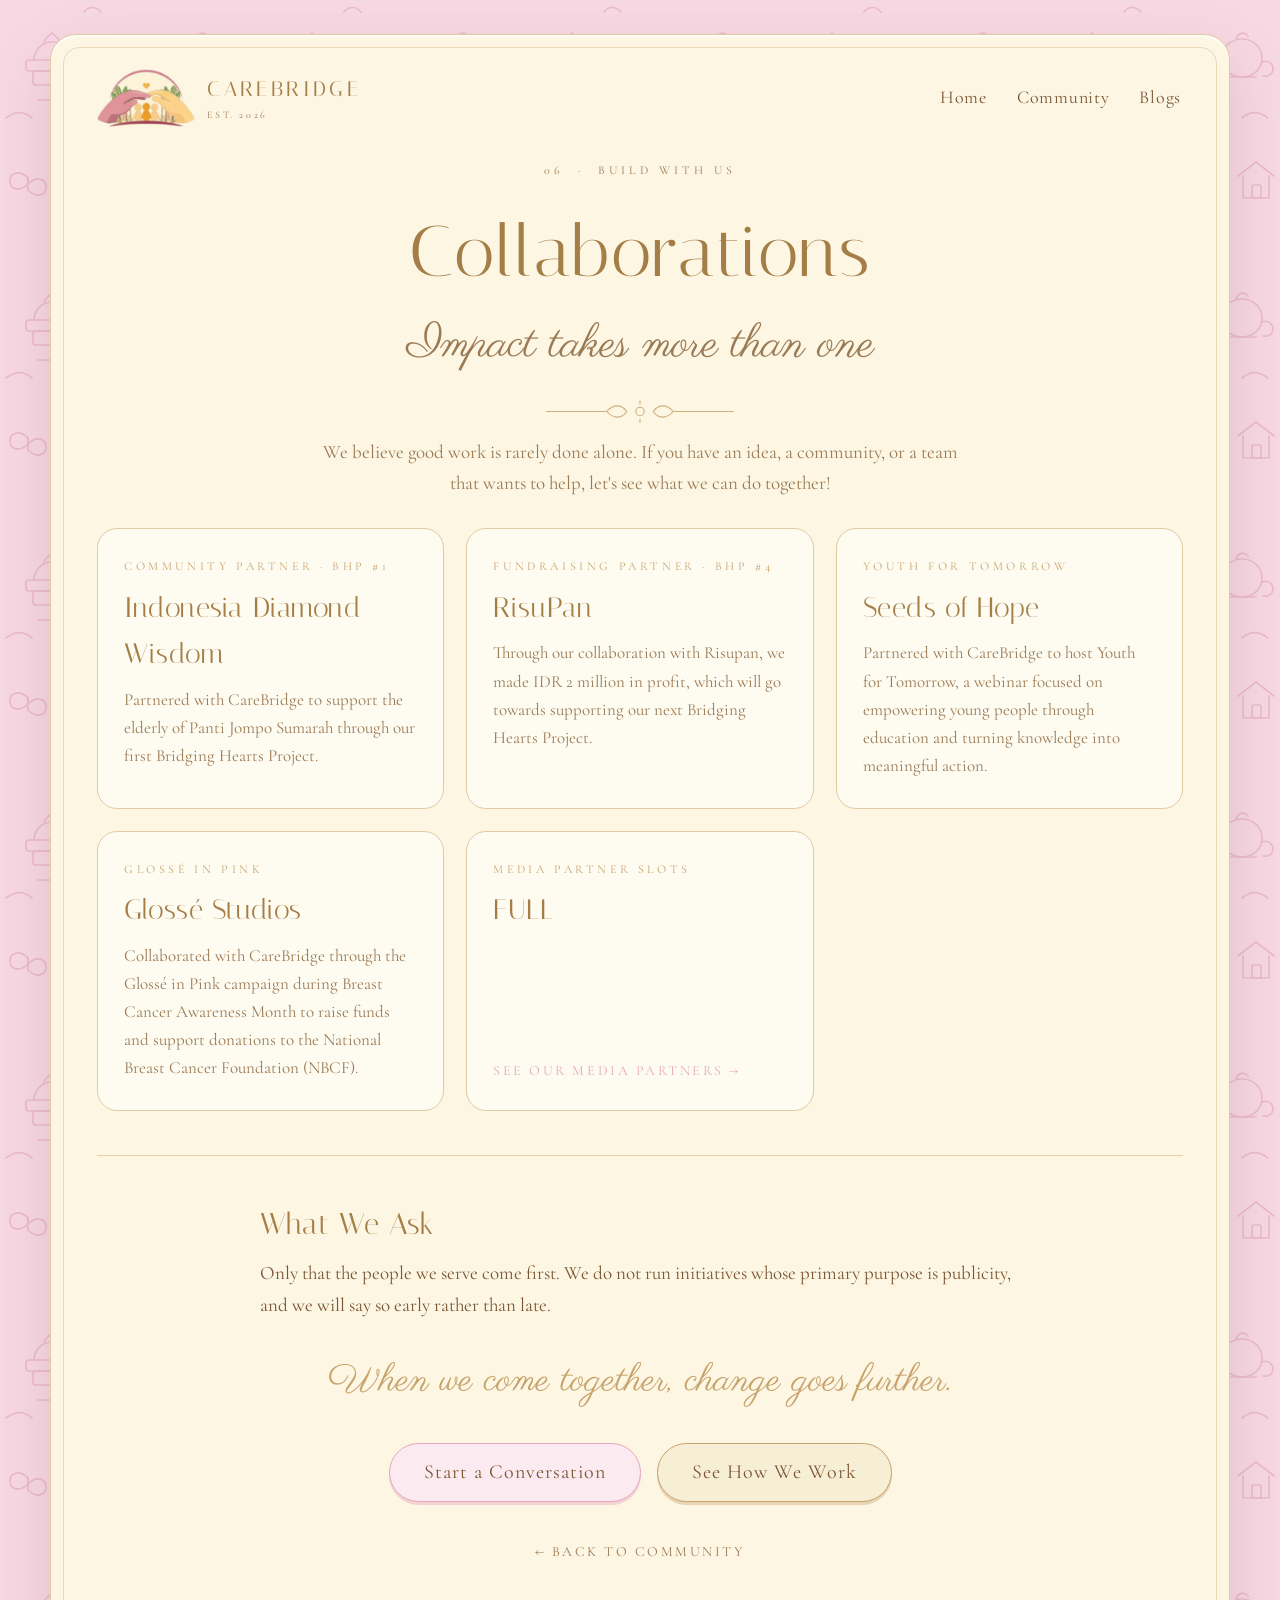
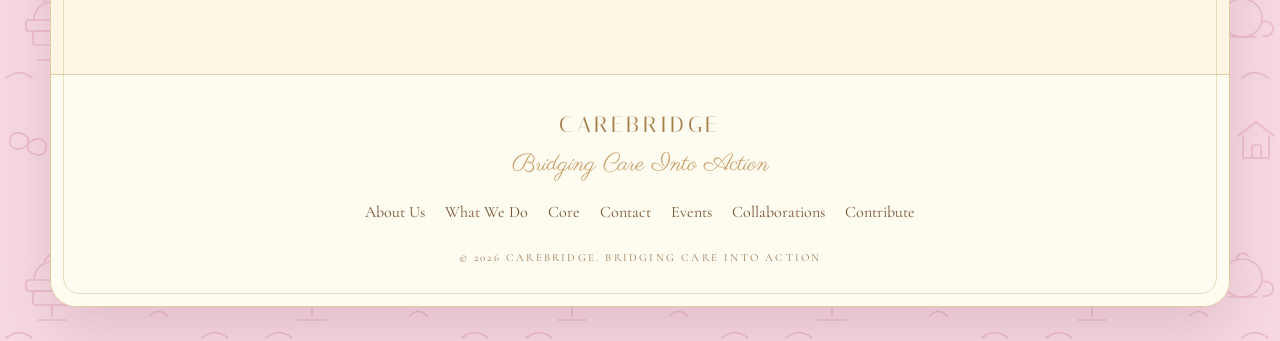
<file: collaborations.html>
<!DOCTYPE html>
<html lang="en">
<head>
<meta charset="utf-8">
<meta name="viewport" content="width=device-width, initial-scale=1">
<title>Collaborations — CareBridge</title>
<meta name="description" content="Partner with CareBridge — schools, communities, organisations and brands.">
<link rel="preconnect" href="https://fonts.googleapis.com">
<link rel="preconnect" href="https://fonts.gstatic.com" crossorigin>
<link href="https://fonts.googleapis.com/css2?family=Cormorant+Garamond:ital,wght@0,400;0,500;0,600;1,400&family=Italiana&family=Parisienne&display=swap" rel="stylesheet">
<link rel="stylesheet" href="assets/styles.css">
<link rel="icon" href="assets/favicon.png" type="image/png">
<link rel="canonical" href="https://carebridgeofficial.vercel.app/collaborations">
<meta property="og:type" content="website">
<meta property="og:site_name" content="CareBridge">
<meta property="og:locale" content="en_ID">
<meta property="og:title" content="Collaborations — CareBridge">
<meta property="og:description" content="Partner with CareBridge — schools, communities, organisations and brands.">
<meta property="og:url" content="https://carebridgeofficial.vercel.app/collaborations">
<meta property="og:image" content="https://carebridgeofficial.vercel.app/assets/banner-01.jpg">
<meta property="og:image:width" content="1800">
<meta property="og:image:height" content="900">
<meta name="twitter:card" content="summary_large_image">
<meta name="twitter:title" content="Collaborations — CareBridge">
<meta name="twitter:description" content="Partner with CareBridge — schools, communities, organisations and brands.">
<meta name="twitter:image" content="https://carebridgeofficial.vercel.app/assets/banner-01.jpg">
<meta name="robots" content="index, follow">
</head>
<body>

<div class="shell">
  <div class="inner">

    <header class="topbar">
      <a class="brandmark" href="/">
        <img class="seal" src="assets/logo-mark.png" alt="CareBridge logo">
        <span><b>CareBridge</b><small>Est. 2026</small></span>
      </a>
      <nav class="mainnav">
        <a href="/">Home</a>
        <a href="/community">Community</a>
        <a href="/blogs">Blogs</a>
      </nav>
    </header>

    <section class="section-head" style="margin-top:34px">
      <p class="kicker">06 &nbsp;&middot;&nbsp; Build With Us</p>
      <h2 style="font-size:clamp(40px,6vw,72px)">Collaborations</h2>
      <p class="tagline">Impact takes more than one</p>
    </section>

    <svg class="ornament" viewBox="0 0 240 30" aria-hidden="true" style="margin-top:26px">
      <g fill="none" stroke="#C7A26B" stroke-width="1.3" stroke-linecap="round">
        <path d="M8 15h72M232 15h-72"/>
        <path d="M80 15c8-9 18-9 24 0-6 9-16 9-24 0z"/>
        <path d="M160 15c-8-9-18-9-24 0 6 9 16 9 24 0z"/>
        <circle cx="120" cy="15" r="5"/><path d="M120 6V2M120 24v4"/>
      </g>
    </svg>

    <section class="section-head" style="margin-top:12px">
      <p>We believe good work is rarely done alone. If you have an idea, a community,
         or a team that wants to help, let's see what we can do together!</p>
    </section>

    <section class="grid">

      <div class="card">
        <div class="num">Community Partner &middot; BHP #1</div>
        <h3>Indonesia Diamond Wisdom</h3>
        <p>Partnered with CareBridge to support the elderly of Panti Jompo Sumarah
           through our first Bridging Hearts Project.</p>
      </div>

      <div class="card">
        <div class="num">Fundraising Partner &middot; BHP #4</div>
        <h3>RisuPan</h3>
        <p>Through our collaboration with Risupan, we made IDR 2 million in profit,
           which will go towards supporting our next Bridging Hearts Project.</p>
      </div>

      <div class="card">
        <div class="num">Youth For Tomorrow</div>
        <h3>Seeds of Hope</h3>
        <p>Partnered with CareBridge to host Youth for Tomorrow, a webinar focused on
           empowering young people through education and turning knowledge into
           meaningful action.</p>
      </div>

      <div class="card">
        <div class="num">Gloss&eacute; in Pink</div>
        <h3>Gloss&eacute; Studios</h3>
        <p>Collaborated with CareBridge through the Gloss&eacute; in Pink campaign during
           Breast Cancer Awareness Month to raise funds and support donations to the
           National Breast Cancer Foundation (NBCF).</p>
      </div>

      <a class="card" href="/media-partners">
        <div class="num">Media Partner Slots</div>
        <h3>FULL</h3>
        <div class="go">See our media partners &rarr;</div>
      </a>

    </section>

    <hr class="rule">

    <section class="prose">
      <h3>What We Ask</h3>
      <p>Only that the people we serve come first. We do not run initiatives whose
         primary purpose is publicity, and we will say so early rather than late.</p>
    </section>

    <p class="pull">When we come together, change goes further.</p>

    <div class="btn-row">
      <a class="btn" href="/contact">Start a Conversation</a>
      <a class="btn gold" href="/what-we-do">See How We Work</a>
    </div>

    <div style="text-align:center"><a class="backlink" href="/community">&larr; Back to Community</a></div>

  </div>

  <footer class="foot">
    <div class="fmark">CAREBRIDGE</div>
    <div class="fscript">Bridging Care Into Action</div>
    <nav>
      <a href="/about">About Us</a>
      <a href="/what-we-do">What We Do</a>
      <a href="/core">Core</a>
      <a href="/contact">Contact</a>
      <a href="/events">Events</a>
      <a href="/collaborations">Collaborations</a>
      <a href="/contribute">Contribute</a>
    </nav>
    <small>&copy; 2026 CareBridge. Bridging Care Into Action</small>
  </footer>
</div>

<script src="assets/ripple.js" defer></script>
<script src="assets/transition.js" defer></script>
</body>
</html>
</file>
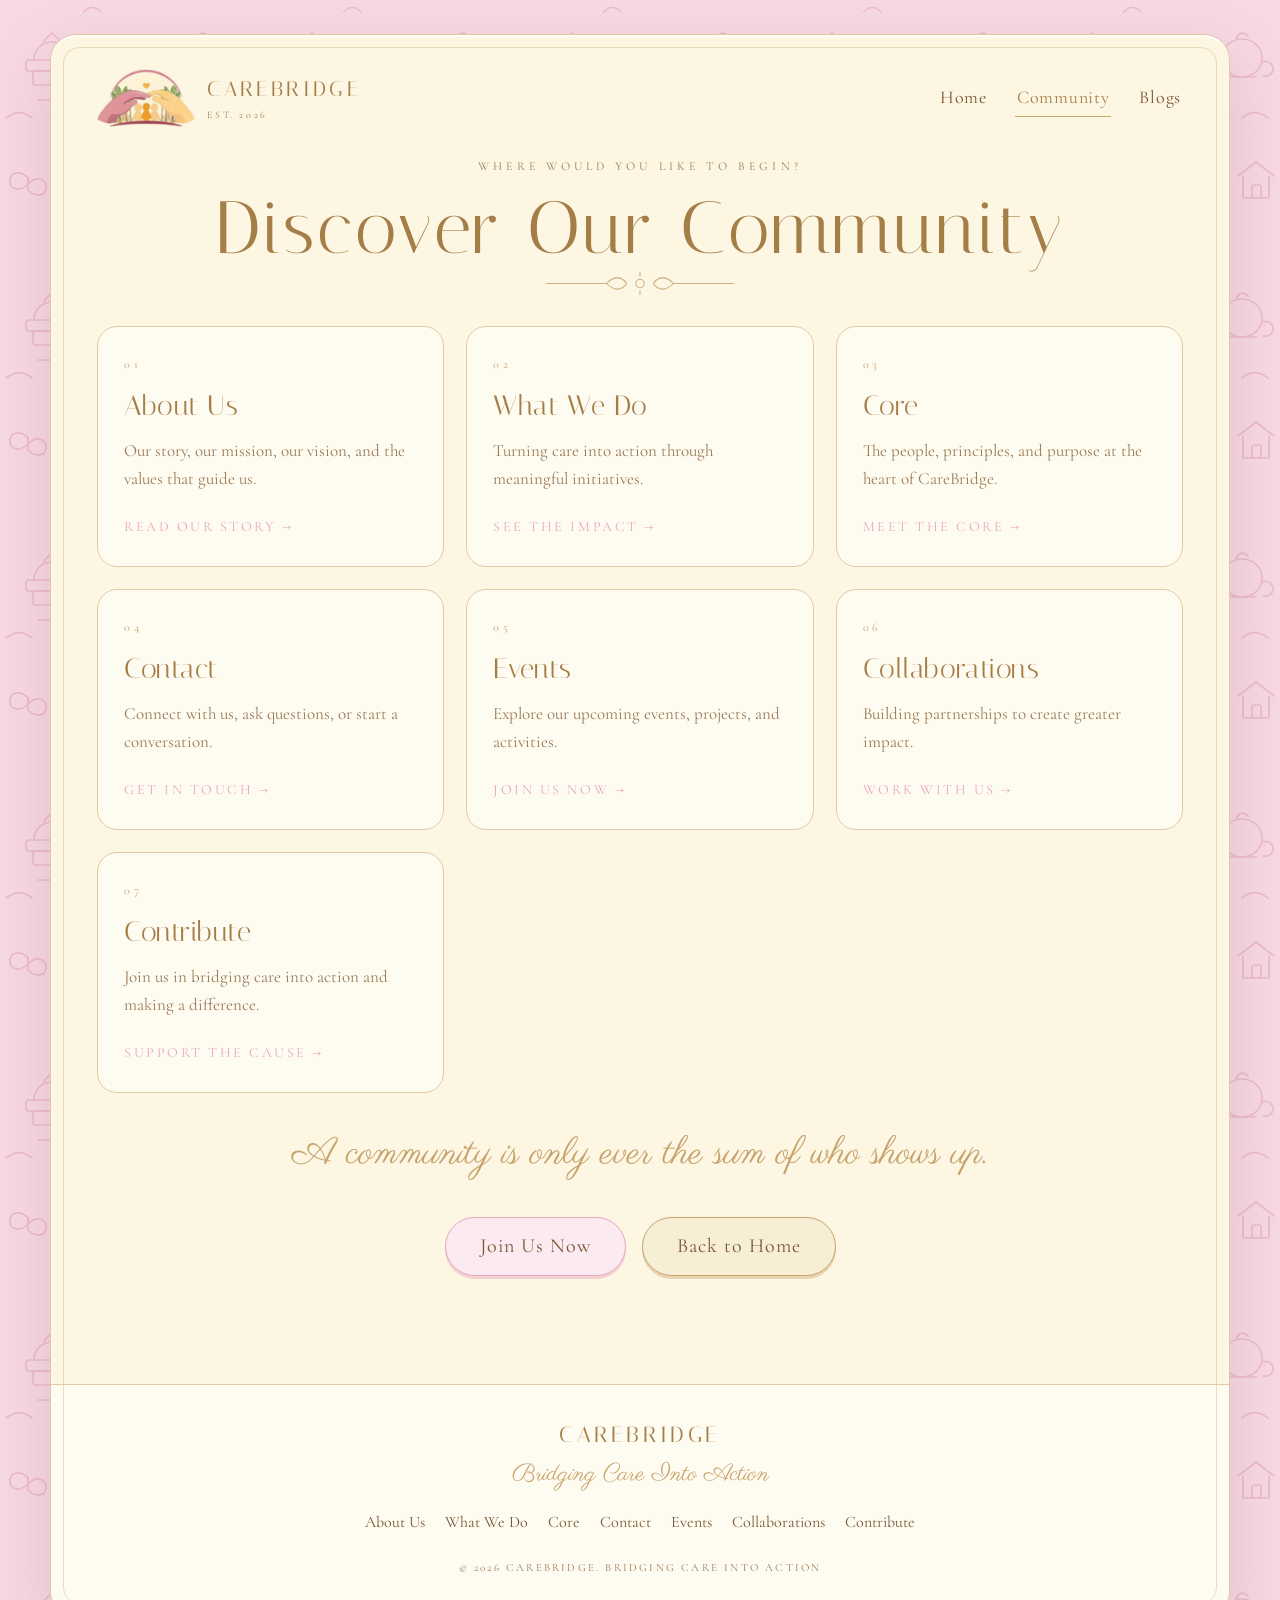
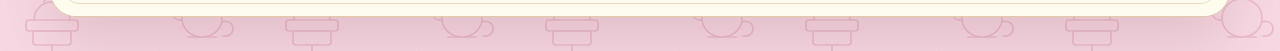
<file: community.html>
<!DOCTYPE html>
<html lang="en">
<head>
<meta charset="utf-8">
<meta name="viewport" content="width=device-width, initial-scale=1">
<title>Our Community — CareBridge</title>
<meta name="description" content="Every corner of CareBridge in one place: about us, what we do, our core, contact, events, collaborations and contribute.">
<link rel="preconnect" href="https://fonts.googleapis.com">
<link rel="preconnect" href="https://fonts.gstatic.com" crossorigin>
<link href="https://fonts.googleapis.com/css2?family=Cormorant+Garamond:ital,wght@0,400;0,500;0,600;1,400&family=Italiana&family=Parisienne&display=swap" rel="stylesheet">
<link rel="stylesheet" href="assets/styles.css">
<link rel="icon" href="assets/favicon.png" type="image/png">
<link rel="canonical" href="https://carebridgeofficial.vercel.app/community">
<meta property="og:type" content="website">
<meta property="og:site_name" content="CareBridge">
<meta property="og:locale" content="en_ID">
<meta property="og:title" content="Our Community — CareBridge">
<meta property="og:description" content="Every corner of CareBridge in one place: about us, what we do, our core, contact, events, collaborations and contribute.">
<meta property="og:url" content="https://carebridgeofficial.vercel.app/community">
<meta property="og:image" content="https://carebridgeofficial.vercel.app/assets/banner-01.jpg">
<meta property="og:image:width" content="1800">
<meta property="og:image:height" content="900">
<meta name="twitter:card" content="summary_large_image">
<meta name="twitter:title" content="Our Community — CareBridge">
<meta name="twitter:description" content="Every corner of CareBridge in one place: about us, what we do, our core, contact, events, collaborations and contribute.">
<meta name="twitter:image" content="https://carebridgeofficial.vercel.app/assets/banner-01.jpg">
<meta name="robots" content="index, follow">
</head>
<body>

<div class="shell">
  <div class="inner">

    <header class="topbar">
      <a class="brandmark" href="/">
        <img class="seal" src="assets/logo-mark.png" alt="CareBridge logo">
        <span><b>CareBridge</b><small>Est. 2026</small></span>
      </a>
      <nav class="mainnav">
        <a href="/">Home</a>
        <a href="/community" aria-current="page">Community</a>
        <a href="/blogs">Blogs</a>
      </nav>
    </header>

    <section class="hero" style="grid-template-columns:1fr;">
      <div>
        <p class="kicker">Where would you like to begin?</p>
        <h1 class="wordmark" style="font-size:clamp(42px,6.4vw,74px)">Discover Our Community</h1>
      </div>
    </section>

    <svg class="ornament" viewBox="0 0 240 30" aria-hidden="true">
      <g fill="none" stroke="#C7A26B" stroke-width="1.3" stroke-linecap="round">
        <path d="M8 15h72M232 15h-72"/>
        <path d="M80 15c8-9 18-9 24 0-6 9-16 9-24 0z"/>
        <path d="M160 15c-8-9-18-9-24 0 6 9 16 9 24 0z"/>
        <circle cx="120" cy="15" r="5"/><path d="M120 6V2M120 24v4"/>
      </g>
    </svg>

    <section class="grid">

      <a class="card" href="/about">
        <div class="num">01</div>
        <h3>About Us</h3>
        <p>Our story, our mission, our vision, and the values that guide us.</p>
        <div class="go">Read our story &rarr;</div>
      </a>

      <a class="card" href="/what-we-do">
        <div class="num">02</div>
        <h3>What We Do</h3>
        <p>Turning care into action through meaningful initiatives.</p>
        <div class="go">See the impact &rarr;</div>
      </a>

      <a class="card" href="/core">
        <div class="num">03</div>
        <h3>Core</h3>
        <p>The people, principles, and purpose at the heart of CareBridge.</p>
        <div class="go">Meet the core &rarr;</div>
      </a>

      <a class="card" href="/contact">
        <div class="num">04</div>
        <h3>Contact</h3>
        <p>Connect with us, ask questions, or start a conversation.</p>
        <div class="go">Get in touch &rarr;</div>
      </a>

      <a class="card" href="/events">
        <div class="num">05</div>
        <h3>Events</h3>
        <p>Explore our upcoming events, projects, and activities.</p>
        <div class="go">Join us now &rarr;</div>
      </a>

      <a class="card" href="/collaborations">
        <div class="num">06</div>
        <h3>Collaborations</h3>
        <p>Building partnerships to create greater impact.</p>
        <div class="go">Work with us &rarr;</div>
      </a>

      <a class="card" href="/contribute">
        <div class="num">07</div>
        <h3>Contribute</h3>
        <p>Join us in bridging care into action and making a difference.</p>
        <div class="go">Support the cause &rarr;</div>
      </a>

    </section>

    <p class="pull">A community is only ever the sum of who shows up.</p>

    <div class="btn-row">
      <a class="btn" href="/events">Join Us Now</a>
      <a class="btn gold" href="/">Back to Home</a>
    </div>

  </div>

  <footer class="foot">
    <div class="fmark">CAREBRIDGE</div>
    <div class="fscript">Bridging Care Into Action</div>
    <nav>
      <a href="/about">About Us</a>
      <a href="/what-we-do">What We Do</a>
      <a href="/core">Core</a>
      <a href="/contact">Contact</a>
      <a href="/events">Events</a>
      <a href="/collaborations">Collaborations</a>
      <a href="/contribute">Contribute</a>
    </nav>
    <small>&copy; 2026 CareBridge. Bridging Care Into Action</small>
  </footer>
</div>

<script src="assets/ripple.js" defer></script>
<script src="assets/transition.js" defer></script>
</body>
</html>
</file>
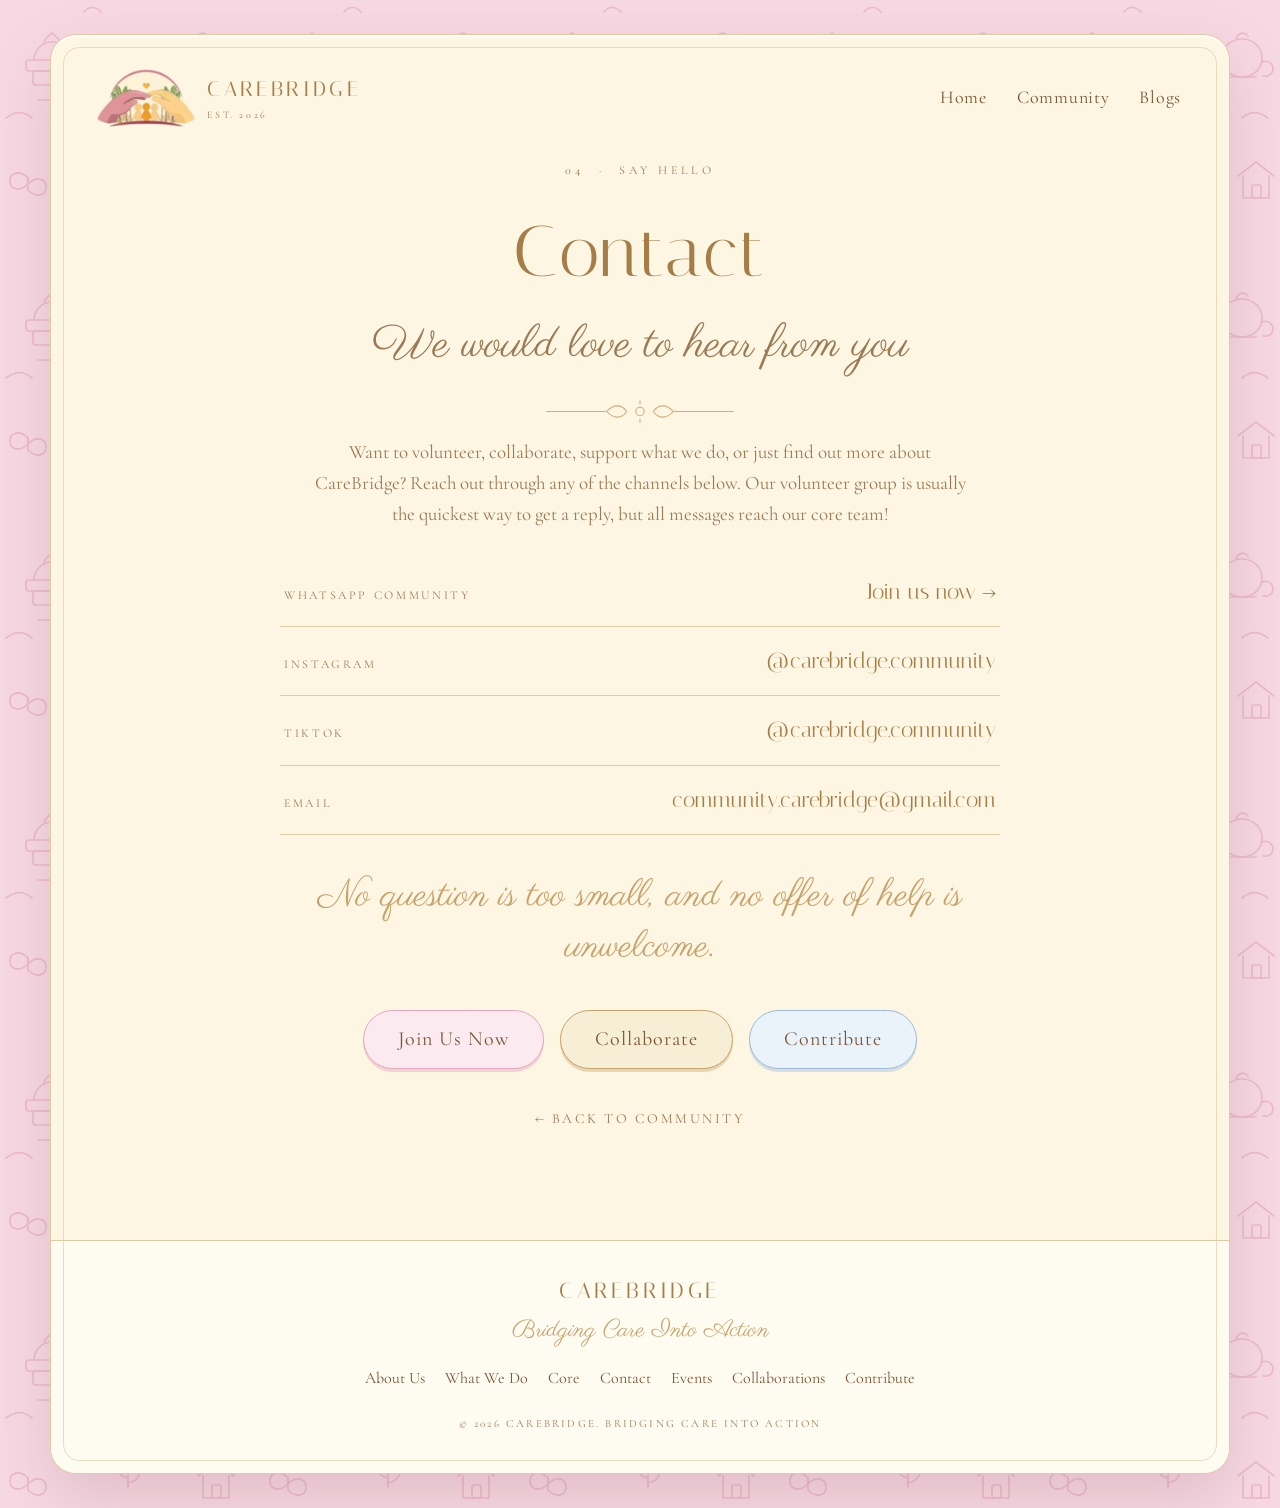
<file: contact.html>
<!DOCTYPE html>
<html lang="en">
<head>
<meta charset="utf-8">
<meta name="viewport" content="width=device-width, initial-scale=1">
<title>Contact — CareBridge</title>
<meta name="description" content="Get in touch with CareBridge.">
<link rel="preconnect" href="https://fonts.googleapis.com">
<link rel="preconnect" href="https://fonts.gstatic.com" crossorigin>
<link href="https://fonts.googleapis.com/css2?family=Cormorant+Garamond:ital,wght@0,400;0,500;0,600;1,400&family=Italiana&family=Parisienne&display=swap" rel="stylesheet">
<link rel="stylesheet" href="assets/styles.css">
<link rel="icon" href="assets/favicon.png" type="image/png">
<link rel="canonical" href="https://carebridgeofficial.vercel.app/contact">
<meta property="og:type" content="website">
<meta property="og:site_name" content="CareBridge">
<meta property="og:locale" content="en_ID">
<meta property="og:title" content="Contact — CareBridge">
<meta property="og:description" content="Get in touch with CareBridge.">
<meta property="og:url" content="https://carebridgeofficial.vercel.app/contact">
<meta property="og:image" content="https://carebridgeofficial.vercel.app/assets/banner-01.jpg">
<meta property="og:image:width" content="1800">
<meta property="og:image:height" content="900">
<meta name="twitter:card" content="summary_large_image">
<meta name="twitter:title" content="Contact — CareBridge">
<meta name="twitter:description" content="Get in touch with CareBridge.">
<meta name="twitter:image" content="https://carebridgeofficial.vercel.app/assets/banner-01.jpg">
<meta name="robots" content="index, follow">
</head>
<body>

<div class="shell">
  <div class="inner">

    <header class="topbar">
      <a class="brandmark" href="/">
        <img class="seal" src="assets/logo-mark.png" alt="CareBridge logo">
        <span><b>CareBridge</b><small>Est. 2026</small></span>
      </a>
      <nav class="mainnav">
        <a href="/">Home</a>
        <a href="/community">Community</a>
        <a href="/blogs">Blogs</a>
      </nav>
    </header>

    <section class="section-head" style="margin-top:34px">
      <p class="kicker">04 &nbsp;&middot;&nbsp; Say Hello</p>
      <h2 style="font-size:clamp(40px,6vw,72px)">Contact</h2>
      <p class="tagline">We would love to hear from you</p>
    </section>

    <svg class="ornament" viewBox="0 0 240 30" aria-hidden="true" style="margin-top:26px">
      <g fill="none" stroke="#C7A26B" stroke-width="1.3" stroke-linecap="round">
        <path d="M8 15h72M232 15h-72"/>
        <path d="M80 15c8-9 18-9 24 0-6 9-16 9-24 0z"/>
        <path d="M160 15c-8-9-18-9-24 0 6 9 16 9 24 0z"/>
        <circle cx="120" cy="15" r="5"/><path d="M120 6V2M120 24v4"/>
      </g>
    </svg>

    <section class="section-head" style="margin-top:12px">
      <p>Want to volunteer, collaborate, support what we do, or just find out more about
         CareBridge? Reach out through any of the channels below. Our volunteer group is
         usually the quickest way to get a reply, but all messages reach our core team!</p>
    </section>

    <section class="rows">
      <div class="row">
        <span>WhatsApp Community</span>
        <a href="https://chat.whatsapp.com/IXKgOZsEdRlBUrKvpk92QL" target="_blank" rel="noopener">Join us now &rarr;</a>
      </div>
      <div class="row">
        <span>Instagram</span>
        <a href="https://www.instagram.com/carebridge.community" target="_blank" rel="noopener">@carebridge.community</a>
      </div>
      <div class="row">
        <span>TikTok</span>
        <a href="https://www.tiktok.com/@carebridge.community" target="_blank" rel="noopener">@carebridge.community</a>
      </div>
      <div class="row">
        <span>Email</span>
        <a href="mailto:community.carebridge@gmail.com">community.carebridge@gmail.com</a>
      </div>
    </section>

    <p class="pull">No question is too small, and no offer of help is unwelcome.</p>

    <div class="btn-row">
      <a class="btn" href="/events">Join Us Now</a>
      <a class="btn gold" href="/collaborations">Collaborate</a>
      <a class="btn blue" href="/contribute">Contribute</a>
    </div>

    <div style="text-align:center"><a class="backlink" href="/community">&larr; Back to Community</a></div>

  </div>

  <footer class="foot">
    <div class="fmark">CAREBRIDGE</div>
    <div class="fscript">Bridging Care Into Action</div>
    <nav>
      <a href="/about">About Us</a>
      <a href="/what-we-do">What We Do</a>
      <a href="/core">Core</a>
      <a href="/contact">Contact</a>
      <a href="/events">Events</a>
      <a href="/collaborations">Collaborations</a>
      <a href="/contribute">Contribute</a>
    </nav>
    <small>&copy; 2026 CareBridge. Bridging Care Into Action</small>
  </footer>
</div>

<script src="assets/ripple.js" defer></script>
<script src="assets/transition.js" defer></script>
</body>
</html>
</file>
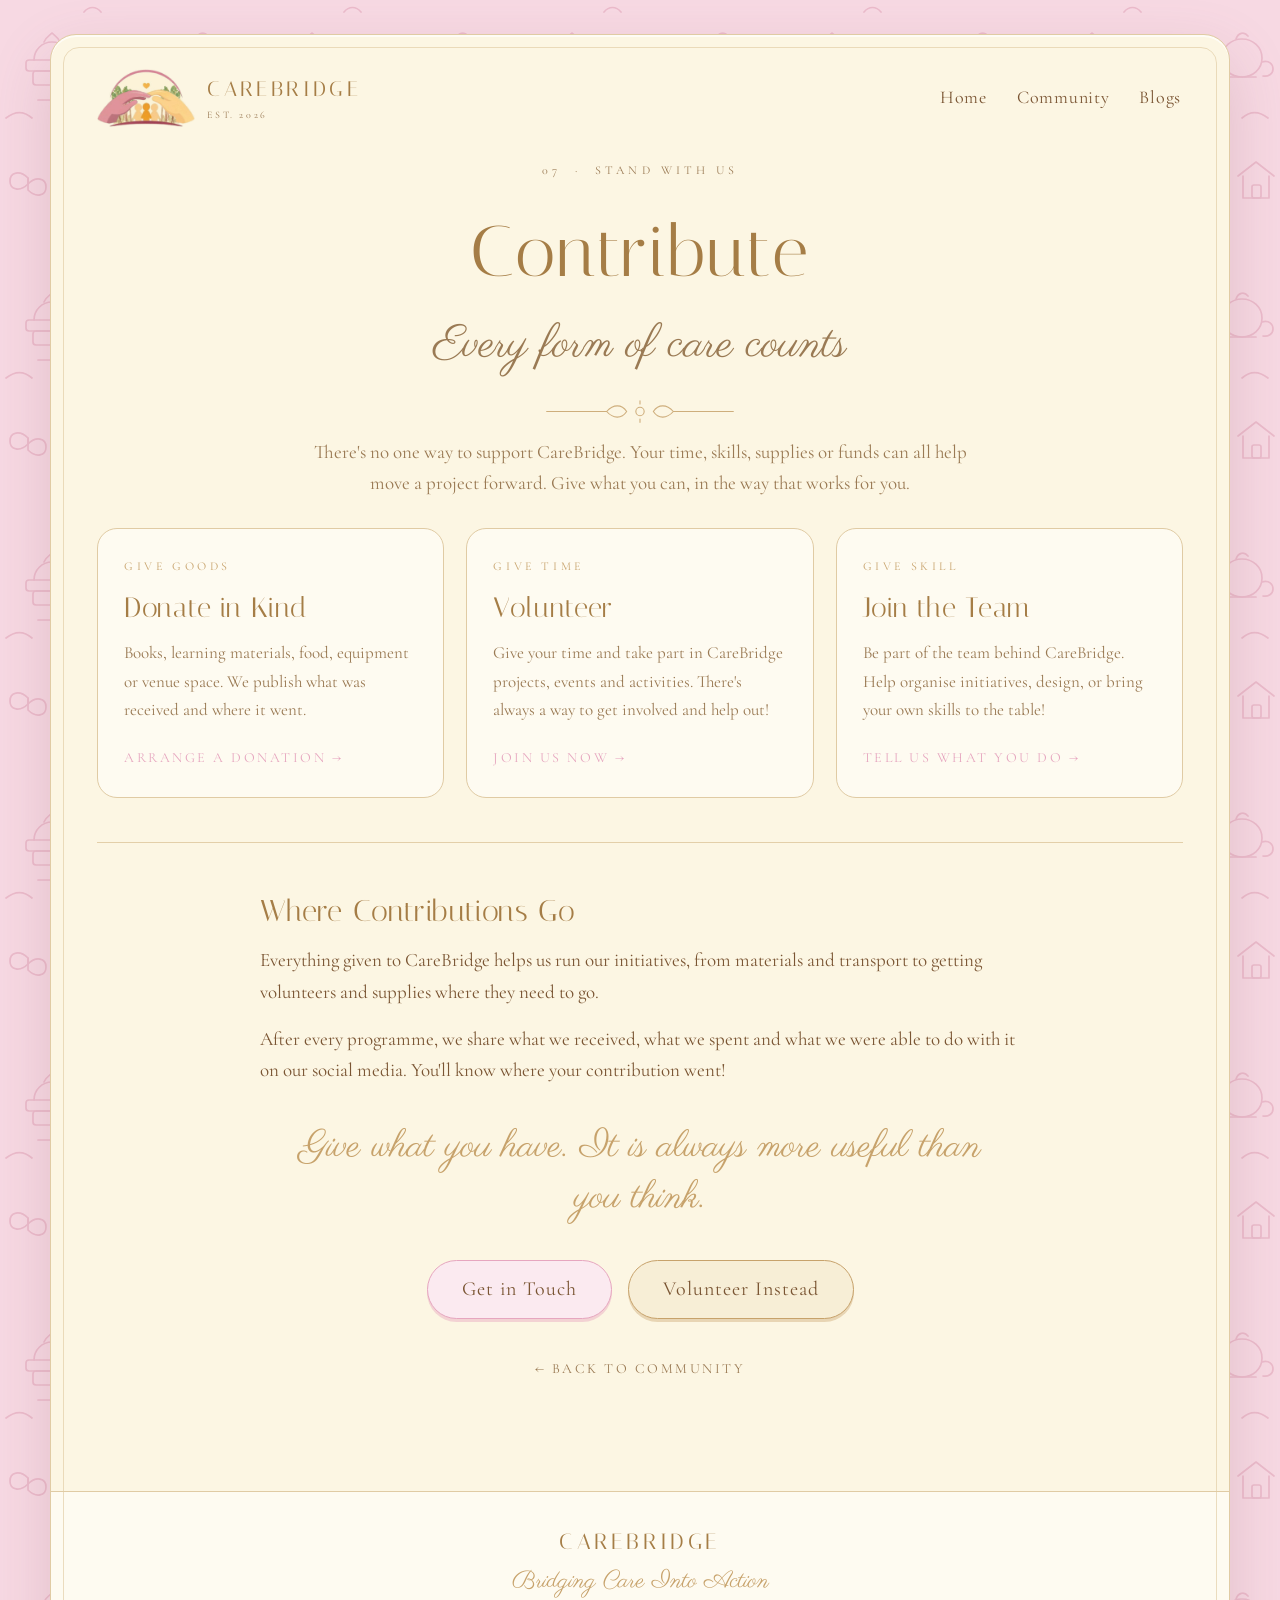
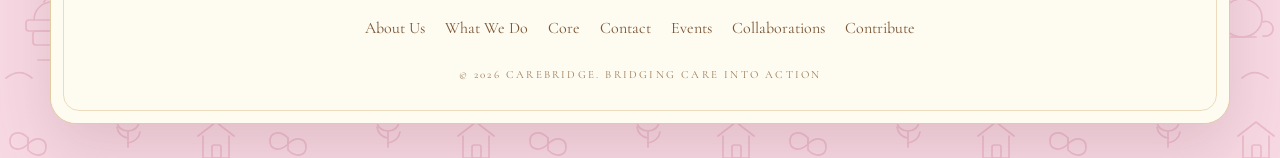
<file: contribute.html>
<!DOCTYPE html>
<html lang="en">
<head>
<meta charset="utf-8">
<meta name="viewport" content="width=device-width, initial-scale=1">
<title>Contribute — CareBridge</title>
<meta name="description" content="Give your time, your skills or your support to CareBridge.">
<link rel="preconnect" href="https://fonts.googleapis.com">
<link rel="preconnect" href="https://fonts.gstatic.com" crossorigin>
<link href="https://fonts.googleapis.com/css2?family=Cormorant+Garamond:ital,wght@0,400;0,500;0,600;1,400&family=Italiana&family=Parisienne&display=swap" rel="stylesheet">
<link rel="stylesheet" href="assets/styles.css">
<link rel="icon" href="assets/favicon.png" type="image/png">
<link rel="canonical" href="https://carebridgeofficial.vercel.app/contribute">
<meta property="og:type" content="website">
<meta property="og:site_name" content="CareBridge">
<meta property="og:locale" content="en_ID">
<meta property="og:title" content="Contribute — CareBridge">
<meta property="og:description" content="Give your time, your skills or your support to CareBridge.">
<meta property="og:url" content="https://carebridgeofficial.vercel.app/contribute">
<meta property="og:image" content="https://carebridgeofficial.vercel.app/assets/banner-01.jpg">
<meta property="og:image:width" content="1800">
<meta property="og:image:height" content="900">
<meta name="twitter:card" content="summary_large_image">
<meta name="twitter:title" content="Contribute — CareBridge">
<meta name="twitter:description" content="Give your time, your skills or your support to CareBridge.">
<meta name="twitter:image" content="https://carebridgeofficial.vercel.app/assets/banner-01.jpg">
<meta name="robots" content="index, follow">
</head>
<body>

<div class="shell">
  <div class="inner">

    <header class="topbar">
      <a class="brandmark" href="/">
        <img class="seal" src="assets/logo-mark.png" alt="CareBridge logo">
        <span><b>CareBridge</b><small>Est. 2026</small></span>
      </a>
      <nav class="mainnav">
        <a href="/">Home</a>
        <a href="/community">Community</a>
        <a href="/blogs">Blogs</a>
      </nav>
    </header>

    <section class="section-head" style="margin-top:34px">
      <p class="kicker">07 &nbsp;&middot;&nbsp; Stand With Us</p>
      <h2 style="font-size:clamp(40px,6vw,72px)">Contribute</h2>
      <p class="tagline">Every form of care counts</p>
    </section>

    <svg class="ornament" viewBox="0 0 240 30" aria-hidden="true" style="margin-top:26px">
      <g fill="none" stroke="#C7A26B" stroke-width="1.3" stroke-linecap="round">
        <path d="M8 15h72M232 15h-72"/>
        <path d="M80 15c8-9 18-9 24 0-6 9-16 9-24 0z"/>
        <path d="M160 15c-8-9-18-9-24 0 6 9 16 9 24 0z"/>
        <circle cx="120" cy="15" r="5"/><path d="M120 6V2M120 24v4"/>
      </g>
    </svg>

    <section class="section-head" style="margin-top:12px">
      <p>There's no one way to support CareBridge. Your time, skills, supplies or funds
         can all help move a project forward. Give what you can, in the way that works
         for you.</p>
    </section>

    <section class="grid">

      <a class="card" href="/donation">
        <div class="num">Give Goods</div>
        <h3>Donate in Kind</h3>
        <p>Books, learning materials, food, equipment or venue space. We publish what
           was received and where it went.</p>
        <div class="go">Arrange a donation &rarr;</div>
      </a>

      <a class="card" href="/events">
        <div class="num">Give Time</div>
        <h3>Volunteer</h3>
        <p>Give your time and take part in CareBridge projects, events and activities.
           There's always a way to get involved and help out!</p>
        <div class="go">Join us now &rarr;</div>
      </a>

      <a class="card" href="/contact">
        <div class="num">Give Skill</div>
        <h3>Join the Team</h3>
        <p>Be part of the team behind CareBridge. Help organise initiatives, design, or
           bring your own skills to the table!</p>
        <div class="go">Tell us what you do &rarr;</div>
      </a>

    </section>

    <hr class="rule">

    <section class="prose">
      <h3>Where Contributions Go</h3>
      <p>Everything given to CareBridge helps us run our initiatives, from materials and
         transport to getting volunteers and supplies where they need to go.</p>
      <p>After every programme, we share what we received, what we spent and what we
         were able to do with it on our social media. You'll know where your
         contribution went!</p>
    </section>

    <p class="pull">Give what you have. It is always more useful than you think.</p>

    <div class="btn-row">
      <a class="btn" href="/contact">Get in Touch</a>
      <a class="btn gold" href="/events">Volunteer Instead</a>
    </div>

    <div style="text-align:center"><a class="backlink" href="/community">&larr; Back to Community</a></div>

  </div>

  <footer class="foot">
    <div class="fmark">CAREBRIDGE</div>
    <div class="fscript">Bridging Care Into Action</div>
    <nav>
      <a href="/about">About Us</a>
      <a href="/what-we-do">What We Do</a>
      <a href="/core">Core</a>
      <a href="/contact">Contact</a>
      <a href="/events">Events</a>
      <a href="/collaborations">Collaborations</a>
      <a href="/contribute">Contribute</a>
    </nav>
    <small>&copy; 2026 CareBridge. Bridging Care Into Action</small>
  </footer>
</div>

<script src="assets/ripple.js" defer></script>
<script src="assets/transition.js" defer></script>
</body>
</html>
</file>
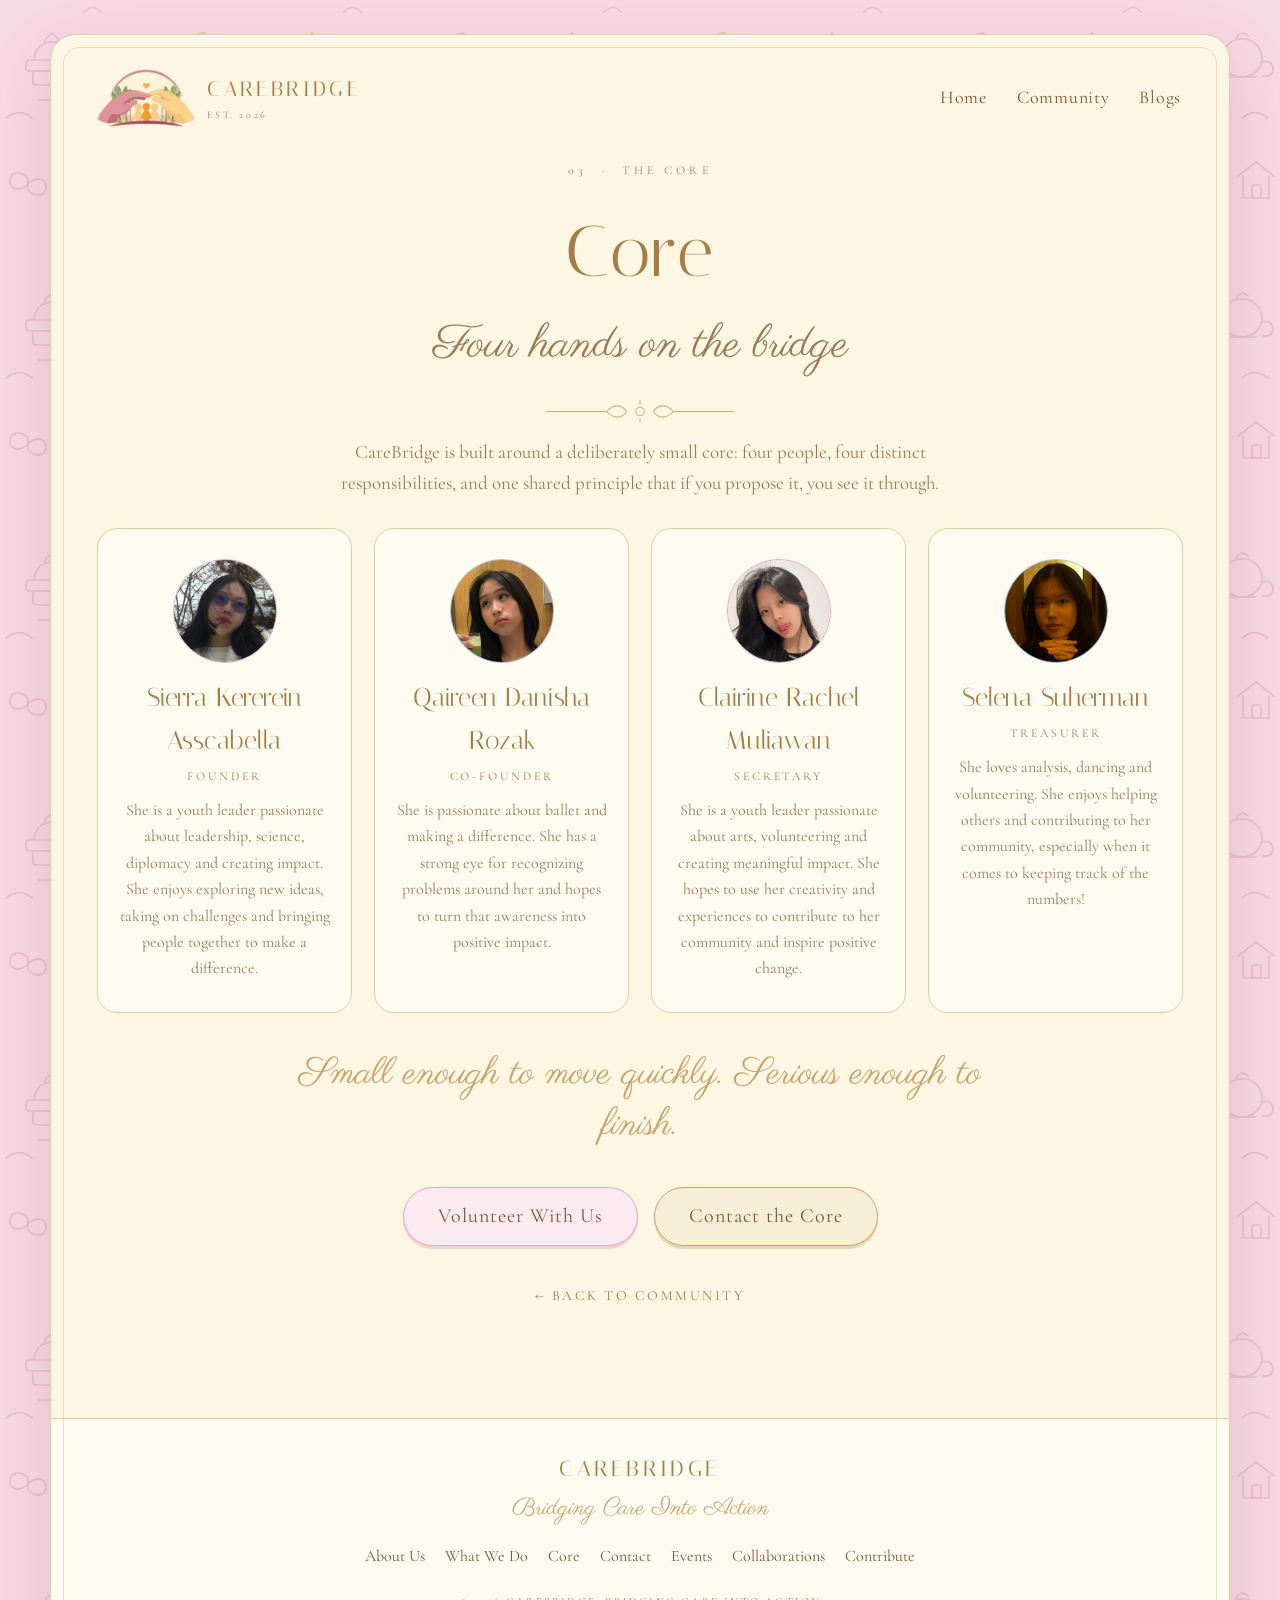
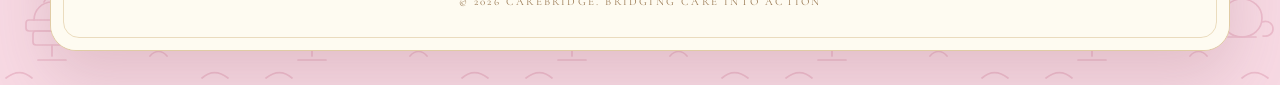
<file: core.html>
<!DOCTYPE html>
<html lang="en">
<head>
<meta charset="utf-8">
<meta name="viewport" content="width=device-width, initial-scale=1">
<title>Core — CareBridge</title>
<meta name="description" content="The four people at the core of CareBridge.">
<link rel="preconnect" href="https://fonts.googleapis.com">
<link rel="preconnect" href="https://fonts.gstatic.com" crossorigin>
<link href="https://fonts.googleapis.com/css2?family=Cormorant+Garamond:ital,wght@0,400;0,500;0,600;1,400&family=Italiana&family=Parisienne&display=swap" rel="stylesheet">
<link rel="stylesheet" href="assets/styles.css">
<link rel="icon" href="assets/favicon.png" type="image/png">
<link rel="canonical" href="https://carebridgeofficial.vercel.app/core">
<meta property="og:type" content="website">
<meta property="og:site_name" content="CareBridge">
<meta property="og:locale" content="en_ID">
<meta property="og:title" content="Core — CareBridge">
<meta property="og:description" content="The four people at the core of CareBridge.">
<meta property="og:url" content="https://carebridgeofficial.vercel.app/core">
<meta property="og:image" content="https://carebridgeofficial.vercel.app/assets/banner-01.jpg">
<meta property="og:image:width" content="1800">
<meta property="og:image:height" content="900">
<meta name="twitter:card" content="summary_large_image">
<meta name="twitter:title" content="Core — CareBridge">
<meta name="twitter:description" content="The four people at the core of CareBridge.">
<meta name="twitter:image" content="https://carebridgeofficial.vercel.app/assets/banner-01.jpg">
<meta name="robots" content="index, follow">
</head>
<body>

<div class="shell">
  <div class="inner">

    <header class="topbar">
      <a class="brandmark" href="/">
        <img class="seal" src="assets/logo-mark.png" alt="CareBridge logo">
        <span><b>CareBridge</b><small>Est. 2026</small></span>
      </a>
      <nav class="mainnav">
        <a href="/">Home</a>
        <a href="/community">Community</a>
        <a href="/blogs">Blogs</a>
      </nav>
    </header>

    <section class="section-head" style="margin-top:34px">
      <p class="kicker">03 &nbsp;&middot;&nbsp; The Core</p>
      <h2 style="font-size:clamp(40px,6vw,72px)">Core</h2>
      <p class="tagline">Four hands on the bridge</p>
    </section>

    <svg class="ornament" viewBox="0 0 240 30" aria-hidden="true" style="margin-top:26px">
      <g fill="none" stroke="#C7A26B" stroke-width="1.3" stroke-linecap="round">
        <path d="M8 15h72M232 15h-72"/>
        <path d="M80 15c8-9 18-9 24 0-6 9-16 9-24 0z"/>
        <path d="M160 15c-8-9-18-9-24 0 6 9 16 9 24 0z"/>
        <circle cx="120" cy="15" r="5"/><path d="M120 6V2M120 24v4"/>
      </g>
    </svg>

    <section class="section-head" style="margin-top:12px">
      <p>CareBridge is built around a deliberately small core: four people, four distinct
         responsibilities, and one shared principle that if you propose it, you see it
         through.</p>
    </section>

    <section class="people">

      <div class="person">
        <a class="avatar" href="https://www.instagram.com/rinnsk.a" target="_blank" rel="noopener" aria-label="Sierra Kererein Asscabella on Instagram"><img src="assets/core-sierra.jpg" alt="Sierra Kererein Asscabella"></a>
        <h3>Sierra Kererein Asscabella</h3>
        <div class="role">Founder</div>
        <p>She is a youth leader passionate about leadership, science, diplomacy and
           creating impact. She enjoys exploring new ideas, taking on challenges and
           bringing people together to make a difference.</p>
      </div>

      <div class="person blue">
        <a class="avatar" href="https://www.instagram.com/qaireendanishaa" target="_blank" rel="noopener" aria-label="Qaireen Danisha Rozak on Instagram"><img src="assets/core-qaireen.jpg" alt="Qaireen Danisha Rozak"></a>
        <h3>Qaireen Danisha Rozak</h3>
        <div class="role">Co-Founder</div>
        <p>She is passionate about ballet and making a difference. She has a strong eye
           for recognizing problems around her and hopes to turn that awareness into
           positive impact.</p>
      </div>

      <div class="person">
        <a class="avatar" href="https://www.instagram.com/clairiinerachel" target="_blank" rel="noopener" aria-label="Clairine Rachel Muliawan on Instagram"><img src="assets/core-clairine.jpg" alt="Clairine Rachel Muliawan"></a>
        <h3>Clairine Rachel Muliawan</h3>
        <div class="role">Secretary</div>
        <p>She is a youth leader passionate about arts, volunteering and creating
           meaningful impact. She hopes to use her creativity and experiences to
           contribute to her community and inspire positive change.</p>
      </div>

      <div class="person blue">
        <a class="avatar" href="https://www.instagram.com/_sel_ss" target="_blank" rel="noopener" aria-label="Selena Suherman on Instagram"><img src="assets/core-selena.jpg" alt="Selena Suherman"></a>
        <h3>Selena Suherman</h3>
        <div class="role">Treasurer</div>
        <p>She loves analysis, dancing and volunteering. She enjoys helping others and
           contributing to her community, especially when it comes to keeping track of
           the numbers!</p>
      </div>

    </section>

    <p class="pull">Small enough to move quickly. Serious enough to finish.</p>

    <div class="btn-row">
      <a class="btn" href="/events">Volunteer With Us</a>
      <a class="btn gold" href="/contact">Contact the Core</a>
    </div>

    <div style="text-align:center"><a class="backlink" href="/community">&larr; Back to Community</a></div>

  </div>

  <footer class="foot">
    <div class="fmark">CAREBRIDGE</div>
    <div class="fscript">Bridging Care Into Action</div>
    <nav>
      <a href="/about">About Us</a>
      <a href="/what-we-do">What We Do</a>
      <a href="/core">Core</a>
      <a href="/contact">Contact</a>
      <a href="/events">Events</a>
      <a href="/collaborations">Collaborations</a>
      <a href="/contribute">Contribute</a>
    </nav>
    <small>&copy; 2026 CareBridge. Bridging Care Into Action</small>
  </footer>
</div>

<script src="assets/ripple.js" defer></script>
<script src="assets/transition.js" defer></script>
</body>
</html>
</file>
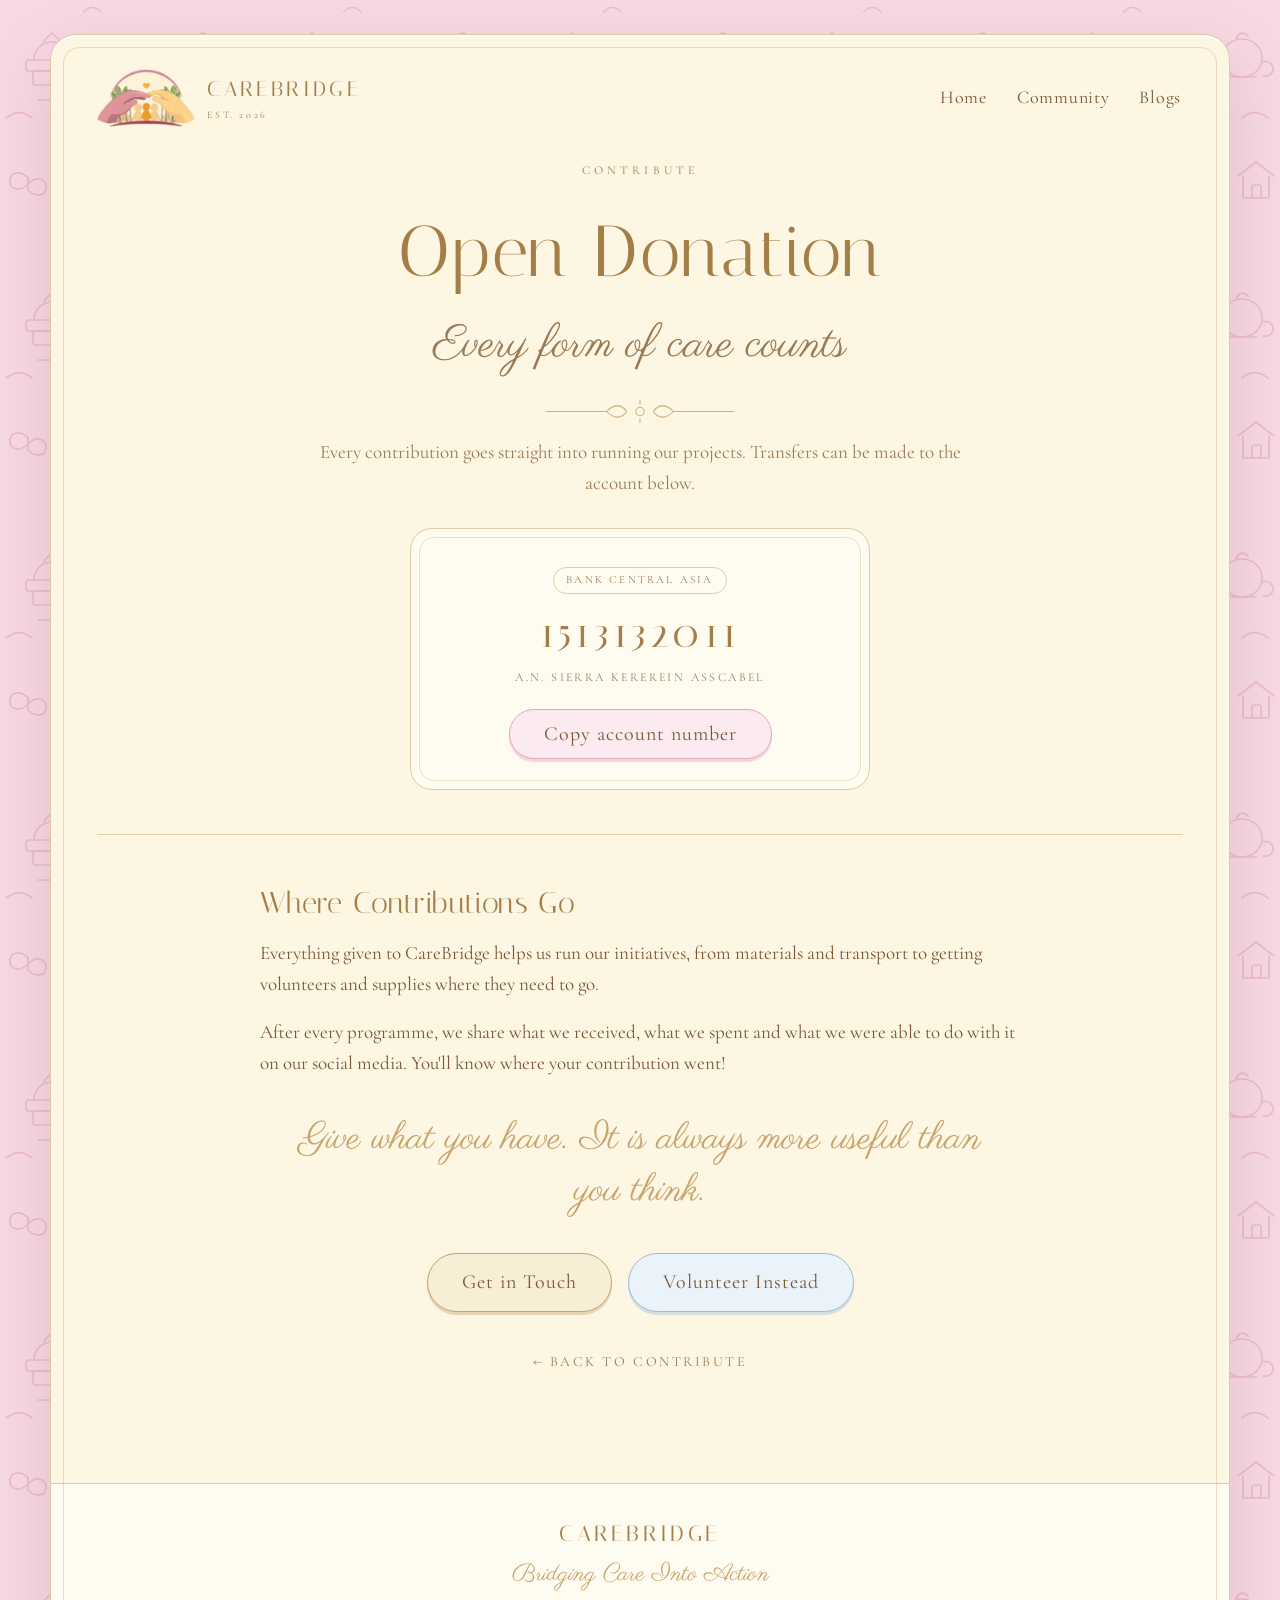
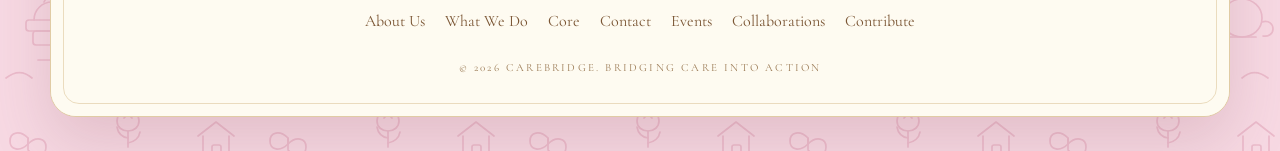
<file: donation.html>
<!DOCTYPE html>
<html lang="en">
<head>
<meta charset="utf-8">
<meta name="viewport" content="width=device-width, initial-scale=1">
<!-- Stops iOS Safari turning the account number into a phone link. -->
<meta name="format-detection" content="telephone=no">
<title>Open Donation — CareBridge</title>
<meta name="description" content="Support CareBridge projects with a donation.">
<link rel="preconnect" href="https://fonts.googleapis.com">
<link rel="preconnect" href="https://fonts.gstatic.com" crossorigin>
<link href="https://fonts.googleapis.com/css2?family=Cormorant+Garamond:ital,wght@0,400;0,500;0,600;1,400&family=Italiana&family=Parisienne&display=swap" rel="stylesheet">
<link rel="stylesheet" href="assets/styles.css">
<link rel="icon" href="assets/favicon.png" type="image/png">
<link rel="canonical" href="https://carebridgeofficial.vercel.app/donation">
<meta property="og:type" content="website">
<meta property="og:site_name" content="CareBridge">
<meta property="og:locale" content="en_ID">
<meta property="og:title" content="Open Donation — CareBridge">
<meta property="og:description" content="Support CareBridge projects with a donation.">
<meta property="og:url" content="https://carebridgeofficial.vercel.app/donation">
<meta property="og:image" content="https://carebridgeofficial.vercel.app/assets/banner-01.jpg">
<meta property="og:image:width" content="1800">
<meta property="og:image:height" content="900">
<meta name="twitter:card" content="summary_large_image">
<meta name="twitter:title" content="Open Donation — CareBridge">
<meta name="twitter:description" content="Support CareBridge projects with a donation.">
<meta name="twitter:image" content="https://carebridgeofficial.vercel.app/assets/banner-01.jpg">
<meta name="robots" content="index, follow">
</head>
<body>

<div class="shell">
  <div class="inner">

    <header class="topbar">
      <a class="brandmark" href="/">
        <img class="seal" src="assets/logo-mark.png" alt="CareBridge logo">
        <span><b>CareBridge</b><small>Est. 2026</small></span>
      </a>
      <nav class="mainnav">
        <a href="/">Home</a>
        <a href="/community">Community</a>
        <a href="/blogs">Blogs</a>
      </nav>
    </header>

    <section class="section-head" style="margin-top:34px">
      <p class="kicker">Contribute</p>
      <h2 style="font-size:clamp(40px,6vw,72px)">Open Donation</h2>
      <p class="tagline">Every form of care counts</p>
    </section>

    <svg class="ornament" viewBox="0 0 240 30" aria-hidden="true" style="margin-top:26px">
      <g fill="none" stroke="#C7A26B" stroke-width="1.3" stroke-linecap="round">
        <path d="M8 15h72M232 15h-72"/>
        <path d="M80 15c8-9 18-9 24 0-6 9-16 9-24 0z"/>
        <path d="M160 15c-8-9-18-9-24 0 6 9 16 9 24 0z"/>
        <circle cx="120" cy="15" r="5"/><path d="M120 6V2M120 24v4"/>
      </g>
    </svg>

    <section class="section-head" style="margin-top:12px">
      <p>Every contribution goes straight into running our projects. Transfers can be
         made to the account below.</p>
    </section>

    <section class="donate">
      <div class="donate-card">
        <span class="tag">Bank Central Asia</span>
        <div class="acct" id="acctNo">1513132011</div>
        <div class="acct-name">a.n. Sierra Kererein Asscabel</div>
        <button class="btn" type="button" id="copyAcct">Copy account number</button>
      </div>
    </section>

    <hr class="rule">

    <section class="prose">
      <h3>Where Contributions Go</h3>
      <p>Everything given to CareBridge helps us run our initiatives, from materials and
         transport to getting volunteers and supplies where they need to go.</p>
      <p>After every programme, we share what we received, what we spent and what we
         were able to do with it on our social media. You'll know where your
         contribution went!</p>
    </section>

    <p class="pull">Give what you have. It is always more useful than you think.</p>

    <div class="btn-row">
      <a class="btn gold" href="/contact">Get in Touch</a>
      <a class="btn blue" href="/events">Volunteer Instead</a>
    </div>

    <div style="text-align:center"><a class="backlink" href="/contribute">&larr; Back to Contribute</a></div>

  </div>

  <footer class="foot">
    <div class="fmark">CAREBRIDGE</div>
    <div class="fscript">Bridging Care Into Action</div>
    <nav>
      <a href="/about">About Us</a>
      <a href="/what-we-do">What We Do</a>
      <a href="/core">Core</a>
      <a href="/contact">Contact</a>
      <a href="/events">Events</a>
      <a href="/collaborations">Collaborations</a>
      <a href="/contribute">Contribute</a>
    </nav>
    <small>&copy; 2026 CareBridge. Bridging Care Into Action</small>
  </footer>
</div>

<script>
(function () {
  var btn = document.getElementById('copyAcct');
  var num = document.getElementById('acctNo');
  if (!btn || !num) return;

  var label = btn.textContent;
  function flash(msg) {
    btn.textContent = msg;
    setTimeout(function () { btn.textContent = label; }, 1900);
  }

  function fallback(text) {
    var ta = document.createElement('textarea');
    ta.value = text;
    ta.setAttribute('readonly', '');
    ta.style.position = 'fixed';
    ta.style.opacity = '0';
    document.body.appendChild(ta);
    ta.select();
    try { document.execCommand('copy'); flash('Copied'); }
    catch (e) { flash('Press and hold to copy'); }
    document.body.removeChild(ta);
  }

  btn.addEventListener('click', function () {
    var text = num.textContent.replace(/\s/g, '');
    if (navigator.clipboard && navigator.clipboard.writeText) {
      navigator.clipboard.writeText(text).then(
        function () { flash('Copied'); },
        function () { fallback(text); }
      );
    } else {
      fallback(text);
    }
  });
})();
</script>

<script src="assets/ripple.js" defer></script>
<script src="assets/transition.js" defer></script>
</body>
</html>
</file>
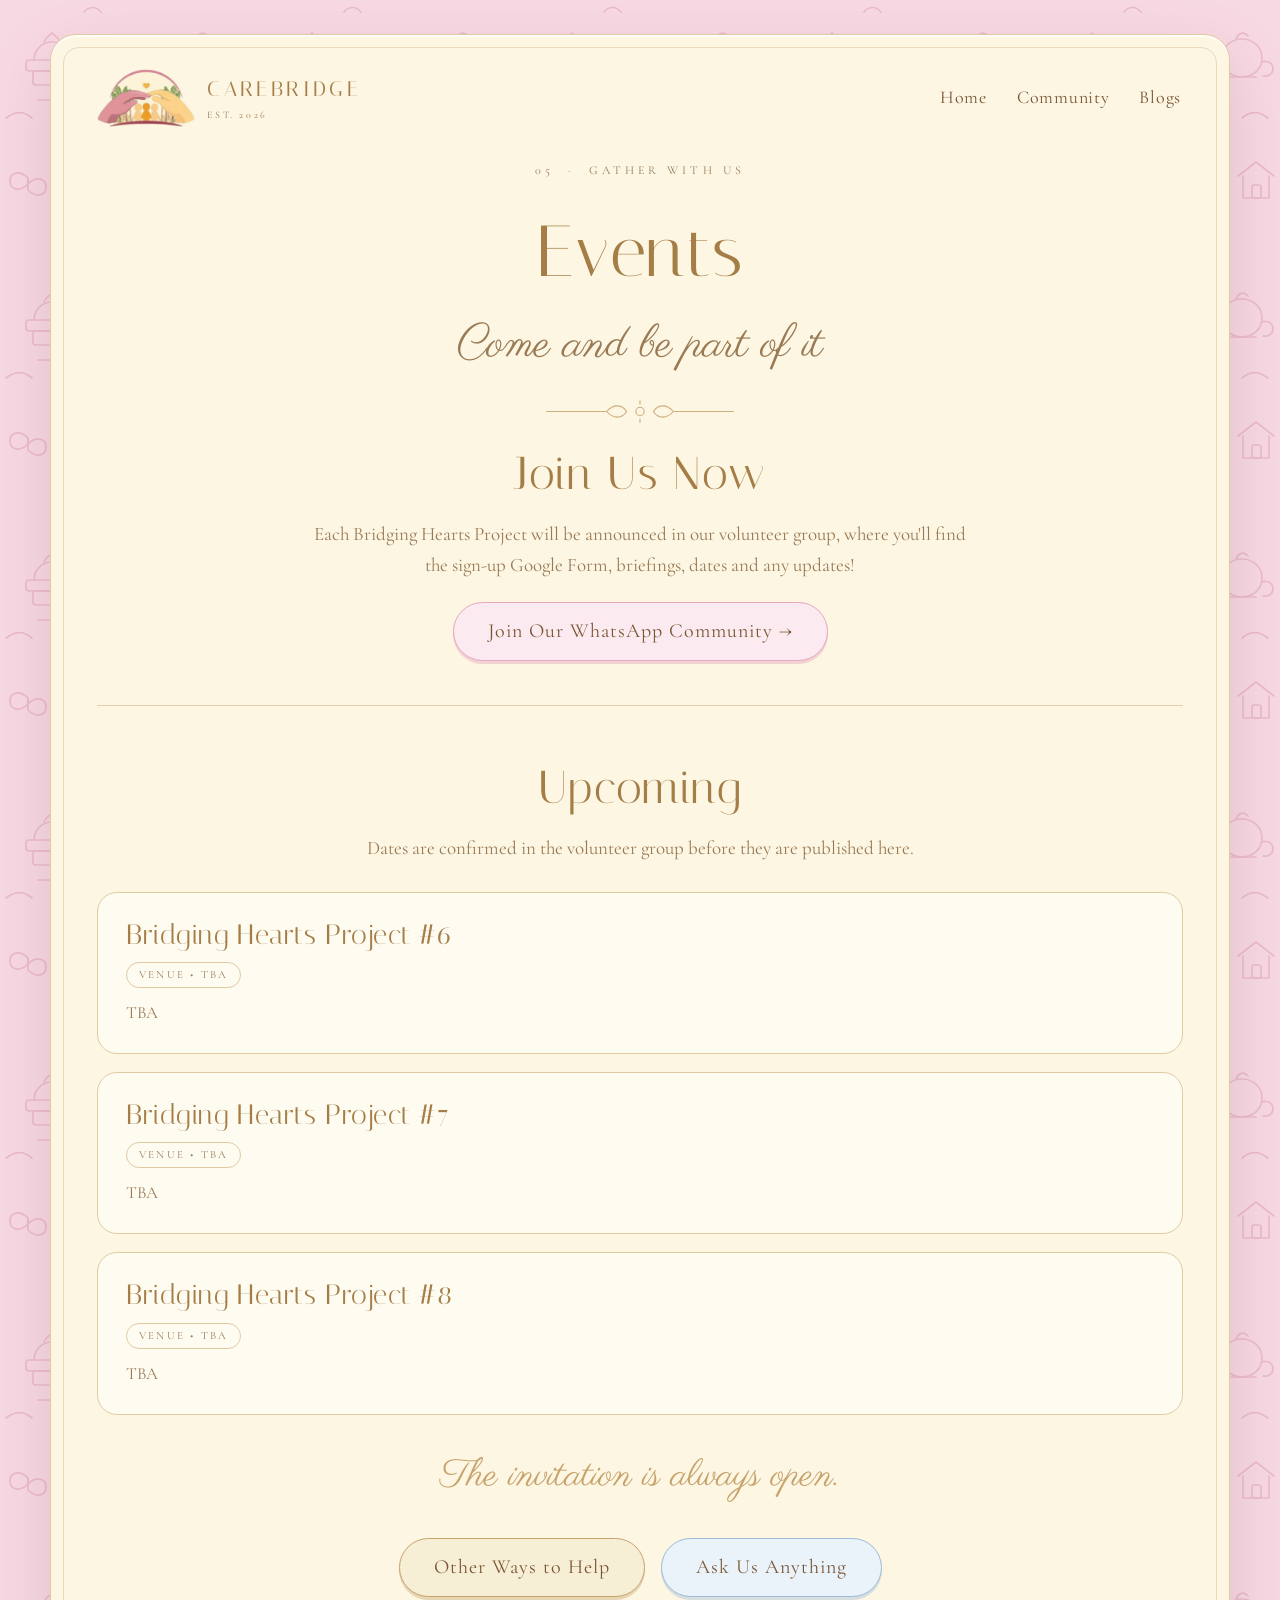
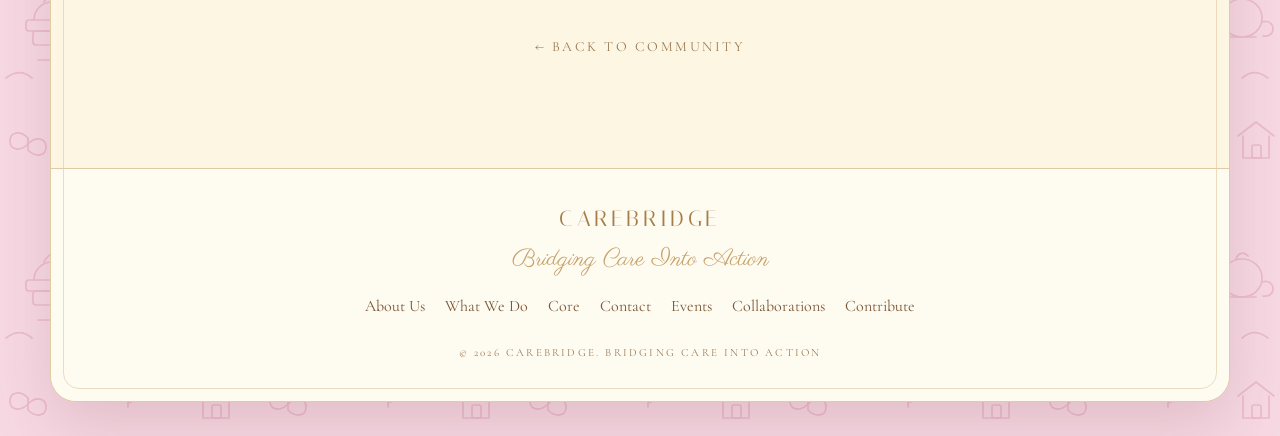
<file: events.html>
<!DOCTYPE html>
<html lang="en">
<head>
<meta charset="utf-8">
<meta name="viewport" content="width=device-width, initial-scale=1">
<title>Events — CareBridge</title>
<meta name="description" content="Upcoming CareBridge events and how to join the volunteer group.">
<link rel="preconnect" href="https://fonts.googleapis.com">
<link rel="preconnect" href="https://fonts.gstatic.com" crossorigin>
<link href="https://fonts.googleapis.com/css2?family=Cormorant+Garamond:ital,wght@0,400;0,500;0,600;1,400&family=Italiana&family=Parisienne&display=swap" rel="stylesheet">
<link rel="stylesheet" href="assets/styles.css">
<link rel="icon" href="assets/favicon.png" type="image/png">
<link rel="canonical" href="https://carebridgeofficial.vercel.app/events">
<meta property="og:type" content="website">
<meta property="og:site_name" content="CareBridge">
<meta property="og:locale" content="en_ID">
<meta property="og:title" content="Events — CareBridge">
<meta property="og:description" content="Upcoming CareBridge events and how to join the volunteer group.">
<meta property="og:url" content="https://carebridgeofficial.vercel.app/events">
<meta property="og:image" content="https://carebridgeofficial.vercel.app/assets/banner-01.jpg">
<meta property="og:image:width" content="1800">
<meta property="og:image:height" content="900">
<meta name="twitter:card" content="summary_large_image">
<meta name="twitter:title" content="Events — CareBridge">
<meta name="twitter:description" content="Upcoming CareBridge events and how to join the volunteer group.">
<meta name="twitter:image" content="https://carebridgeofficial.vercel.app/assets/banner-01.jpg">
<meta name="robots" content="index, follow">
</head>
<body>

<div class="shell">
  <div class="inner">

    <header class="topbar">
      <a class="brandmark" href="/">
        <img class="seal" src="assets/logo-mark.png" alt="CareBridge logo">
        <span><b>CareBridge</b><small>Est. 2026</small></span>
      </a>
      <nav class="mainnav">
        <a href="/">Home</a>
        <a href="/community">Community</a>
        <a href="/blogs">Blogs</a>
      </nav>
    </header>

    <section class="section-head" style="margin-top:34px">
      <p class="kicker">05 &nbsp;&middot;&nbsp; Gather With Us</p>
      <h2 style="font-size:clamp(40px,6vw,72px)">Events</h2>
      <p class="tagline">Come and be part of it</p>
    </section>

    <svg class="ornament" viewBox="0 0 240 30" aria-hidden="true" style="margin-top:26px">
      <g fill="none" stroke="#C7A26B" stroke-width="1.3" stroke-linecap="round">
        <path d="M8 15h72M232 15h-72"/>
        <path d="M80 15c8-9 18-9 24 0-6 9-16 9-24 0z"/>
        <path d="M160 15c-8-9-18-9-24 0 6 9 16 9 24 0z"/>
        <circle cx="120" cy="15" r="5"/><path d="M120 6V2M120 24v4"/>
      </g>
    </svg>

    <!-- ===== Join the group ===== -->
    <section class="section-head" style="margin-top:10px">
      <h2>Join Us Now</h2>
      <p>Each Bridging Hearts Project will be announced in our volunteer group, where
         you'll find the sign-up Google Form, briefings, dates and any updates!</p>
      <div class="btn-row">
        <a class="btn" href="https://chat.whatsapp.com/IXKgOZsEdRlBUrKvpk92QL" target="_blank" rel="noopener">Join Our WhatsApp Community &rarr;</a>
      </div>
    </section>

    <hr class="rule">

    <section class="section-head">
      <h2>Upcoming</h2>
      <p>Dates are confirmed in the volunteer group before they are published here.</p>
    </section>

    <div style="margin-top:28px">

      <div class="event">
        <h3>Bridging Hearts Project #6</h3>
        <span class="tag">Venue &bull; TBA</span>
        <p>TBA</p>
      </div>

      <div class="event">
        <h3>Bridging Hearts Project #7</h3>
        <span class="tag">Venue &bull; TBA</span>
        <p>TBA</p>
      </div>

      <div class="event">
        <h3>Bridging Hearts Project #8</h3>
        <span class="tag">Venue &bull; TBA</span>
        <p>TBA</p>
      </div>

    </div>

    <p class="pull">The invitation is always open.</p>

    <div class="btn-row">
      <a class="btn gold" href="/contribute">Other Ways to Help</a>
      <a class="btn blue" href="/contact">Ask Us Anything</a>
    </div>

    <div style="text-align:center"><a class="backlink" href="/community">&larr; Back to Community</a></div>

  </div>

  <footer class="foot">
    <div class="fmark">CAREBRIDGE</div>
    <div class="fscript">Bridging Care Into Action</div>
    <nav>
      <a href="/about">About Us</a>
      <a href="/what-we-do">What We Do</a>
      <a href="/core">Core</a>
      <a href="/contact">Contact</a>
      <a href="/events">Events</a>
      <a href="/collaborations">Collaborations</a>
      <a href="/contribute">Contribute</a>
    </nav>
    <small>&copy; 2026 CareBridge. Bridging Care Into Action</small>
  </footer>
</div>

<script src="assets/ripple.js" defer></script>
<script src="assets/transition.js" defer></script>
</body>
</html>
</file>
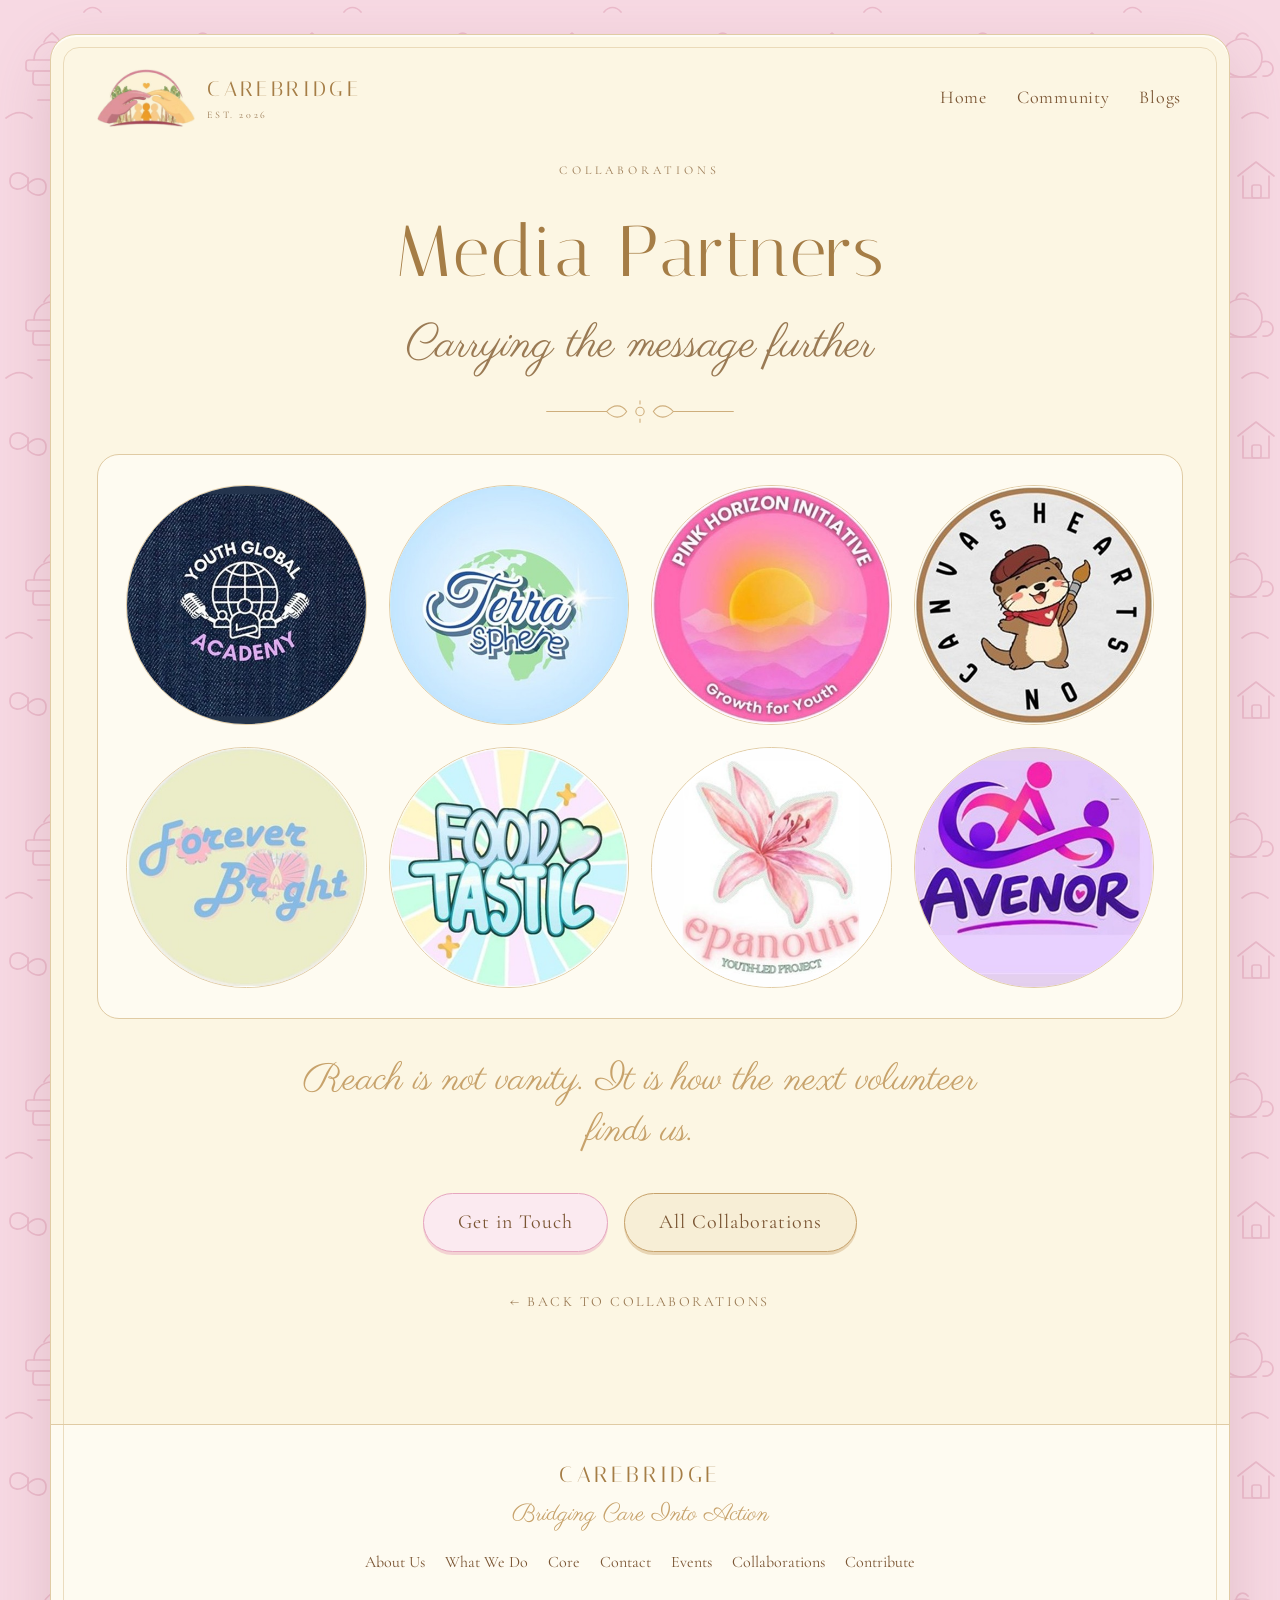
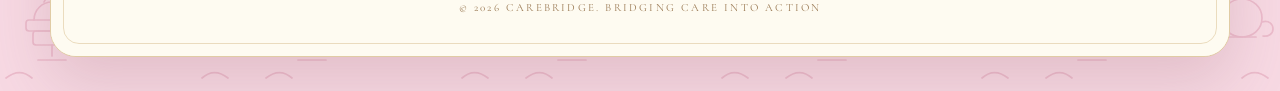
<file: media-partners.html>
<!DOCTYPE html>
<html lang="en">
<head>
<meta charset="utf-8">
<meta name="viewport" content="width=device-width, initial-scale=1">
<title>Media Partners — CareBridge</title>
<meta name="description" content="The media partners helping CareBridge campaigns reach further.">
<link rel="preconnect" href="https://fonts.googleapis.com">
<link rel="preconnect" href="https://fonts.gstatic.com" crossorigin>
<link href="https://fonts.googleapis.com/css2?family=Cormorant+Garamond:ital,wght@0,400;0,500;0,600;1,400&family=Italiana&family=Parisienne&display=swap" rel="stylesheet">
<link rel="stylesheet" href="assets/styles.css">
<link rel="icon" href="assets/favicon.png" type="image/png">
<link rel="canonical" href="https://carebridgeofficial.vercel.app/media-partners">
<meta property="og:type" content="website">
<meta property="og:site_name" content="CareBridge">
<meta property="og:locale" content="en_ID">
<meta property="og:title" content="Media Partners — CareBridge">
<meta property="og:description" content="The media partners helping CareBridge campaigns reach further.">
<meta property="og:url" content="https://carebridgeofficial.vercel.app/media-partners">
<meta property="og:image" content="https://carebridgeofficial.vercel.app/assets/banner-01.jpg">
<meta property="og:image:width" content="1800">
<meta property="og:image:height" content="900">
<meta name="twitter:card" content="summary_large_image">
<meta name="twitter:title" content="Media Partners — CareBridge">
<meta name="twitter:description" content="The media partners helping CareBridge campaigns reach further.">
<meta name="twitter:image" content="https://carebridgeofficial.vercel.app/assets/banner-01.jpg">
<meta name="robots" content="index, follow">
</head>
<body>

<div class="shell">
  <div class="inner">

    <header class="topbar">
      <a class="brandmark" href="/">
        <img class="seal" src="assets/logo-mark.png" alt="CareBridge logo">
        <span><b>CareBridge</b><small>Est. 2026</small></span>
      </a>
      <nav class="mainnav">
        <a href="/">Home</a>
        <a href="/community">Community</a>
        <a href="/blogs">Blogs</a>
      </nav>
    </header>

    <section class="section-head" style="margin-top:34px">
      <p class="kicker">Collaborations</p>
      <h2 style="font-size:clamp(40px,6vw,72px)">Media Partners</h2>
      <p class="tagline">Carrying the message further</p>
    </section>

    <svg class="ornament" viewBox="0 0 240 30" aria-hidden="true" style="margin-top:26px">
      <g fill="none" stroke="#C7A26B" stroke-width="1.3" stroke-linecap="round">
        <path d="M8 15h72M232 15h-72"/>
        <path d="M80 15c8-9 18-9 24 0-6 9-16 9-24 0z"/>
        <path d="M160 15c-8-9-18-9-24 0 6 9 16 9 24 0z"/>
        <circle cx="120" cy="15" r="5"/><path d="M120 6V2M120 24v4"/>
      </g>
    </svg>

    <section class="logo-wall">
      <img src="assets/mp-youth-global-academy.jpg" alt="Youth Global Academy logo">
      <img src="assets/mp-terrasphere.jpg" alt="TerraSphere logo">
      <img src="assets/mp-pink-horizon.jpg" alt="Pink Horizon Initiative logo">
      <img src="assets/mp-hearts-on-canvas.jpg" alt="Hearts on Canvas logo">
      <img src="assets/mp-forever-bright.jpg" alt="Forever Bright logo">
      <img src="assets/mp-foodtastic.jpg" alt="Foodtastic logo">
      <img src="assets/mp-epanouir.jpg" alt="Epanouir logo">
      <img src="assets/mp-avenor.jpg" alt="Avenor logo">
    </section>

    <p class="pull">Reach is not vanity. It is how the next volunteer finds us.</p>

    <div class="btn-row">
      <a class="btn" href="/contact">Get in Touch</a>
      <a class="btn gold" href="/collaborations">All Collaborations</a>
    </div>

    <div style="text-align:center"><a class="backlink" href="/collaborations">&larr; Back to Collaborations</a></div>

  </div>

  <footer class="foot">
    <div class="fmark">CAREBRIDGE</div>
    <div class="fscript">Bridging Care Into Action</div>
    <nav>
      <a href="/about">About Us</a>
      <a href="/what-we-do">What We Do</a>
      <a href="/core">Core</a>
      <a href="/contact">Contact</a>
      <a href="/events">Events</a>
      <a href="/collaborations">Collaborations</a>
      <a href="/contribute">Contribute</a>
    </nav>
    <small>&copy; 2026 CareBridge. Bridging Care Into Action</small>
  </footer>
</div>

<script src="assets/ripple.js" defer></script>
<script src="assets/transition.js" defer></script>
</body>
</html>
</file>
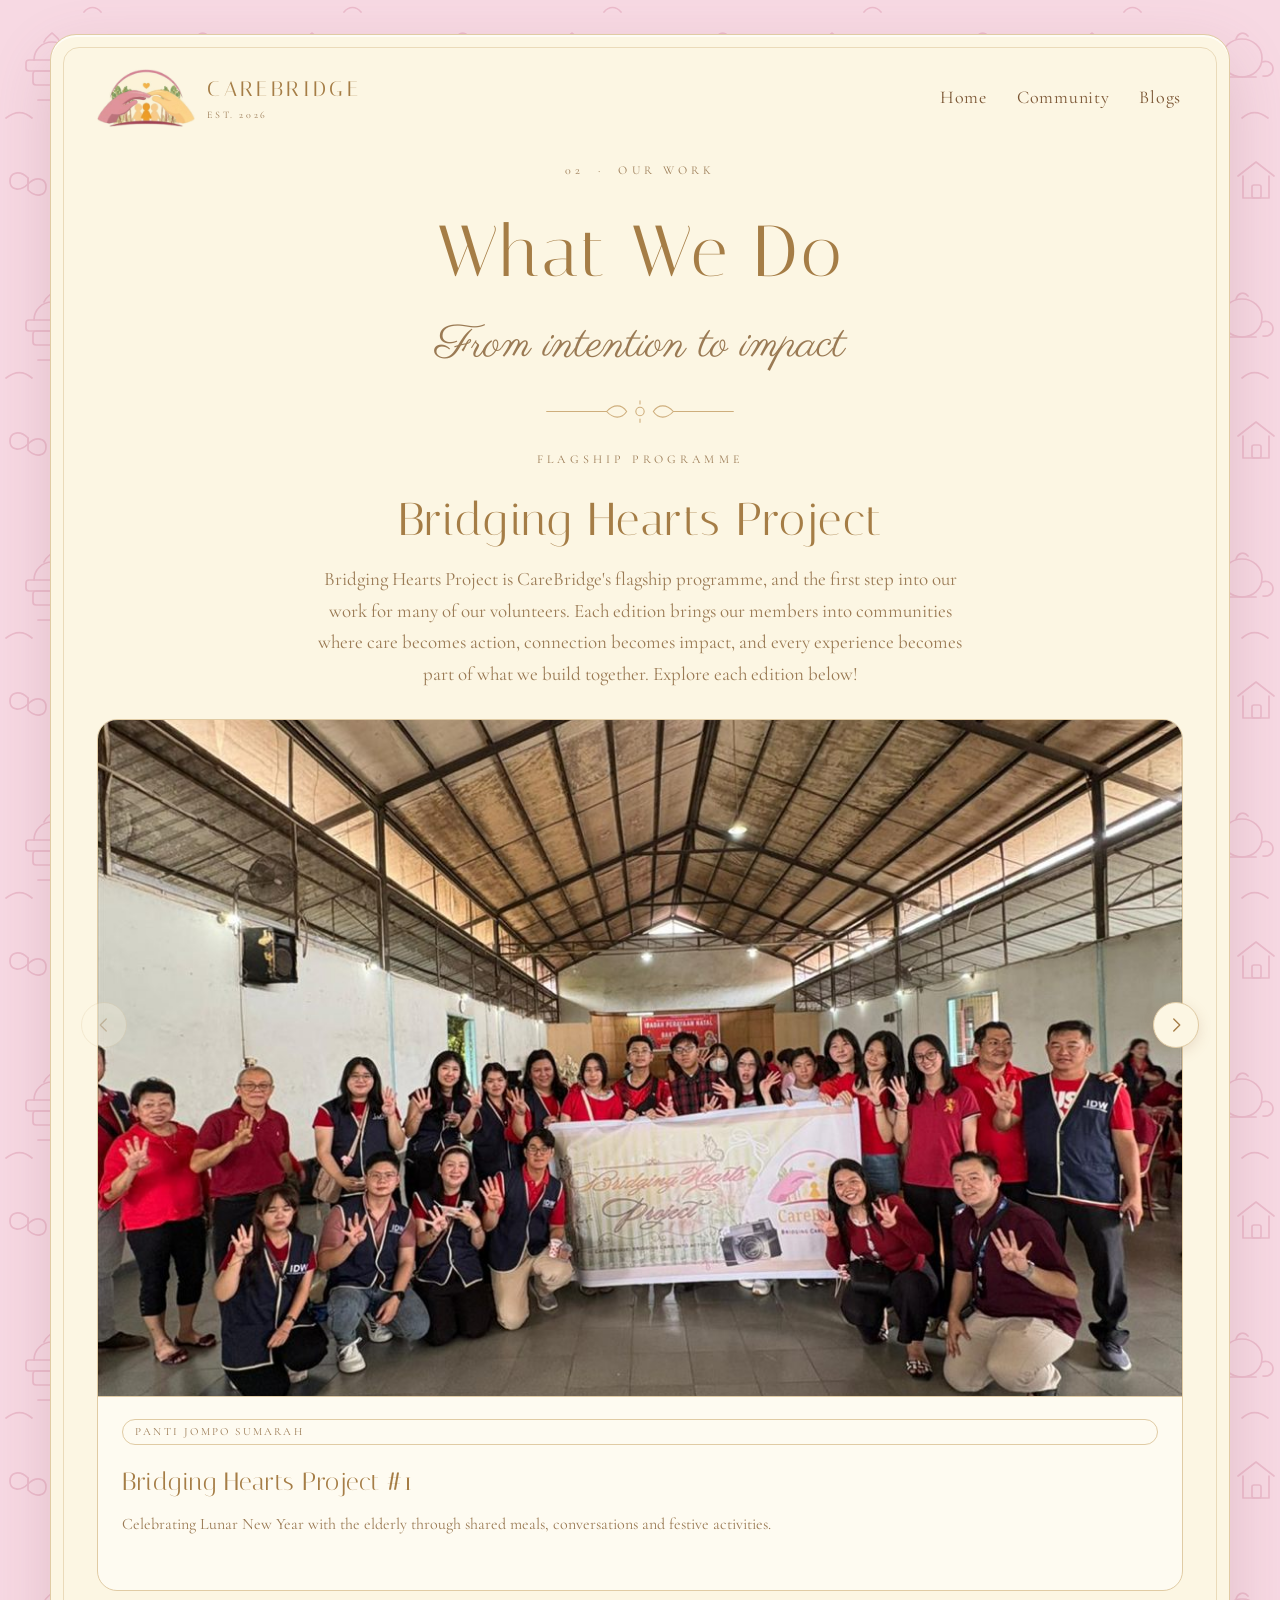
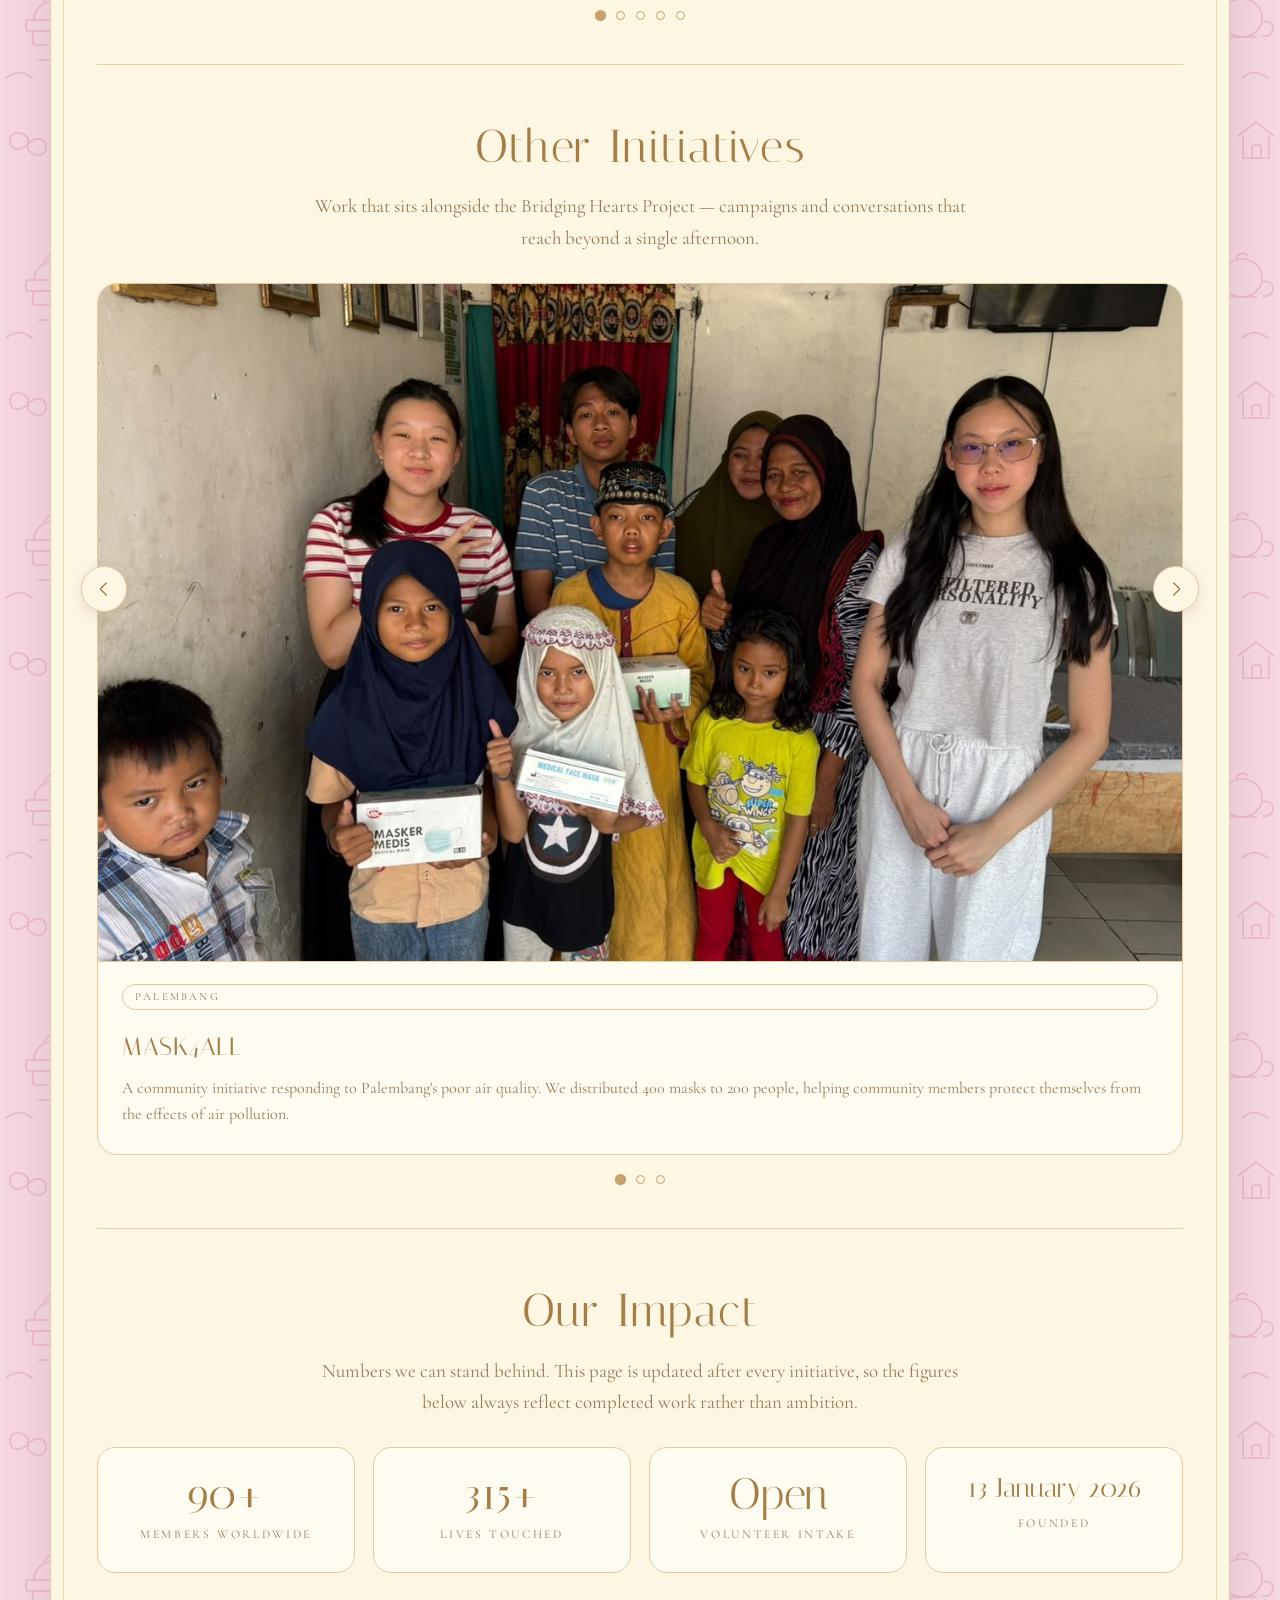
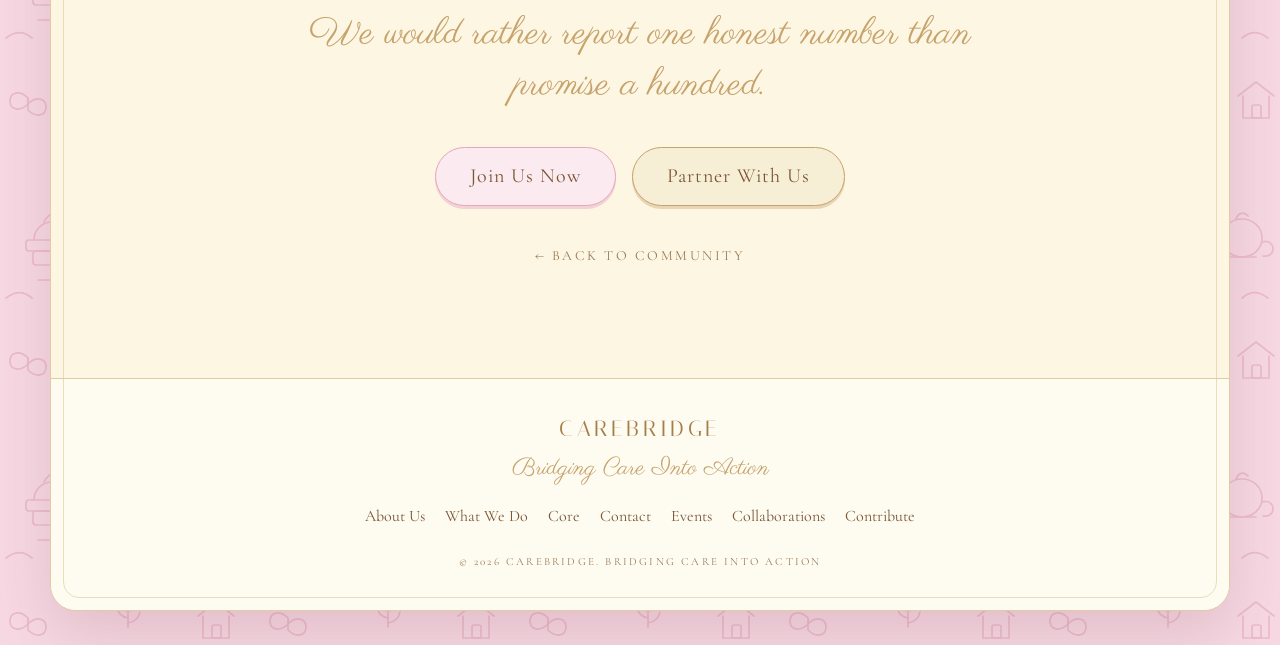
<file: what-we-do.html>
<!DOCTYPE html>
<html lang="en">
<head>
<meta charset="utf-8">
<meta name="viewport" content="width=device-width, initial-scale=1">
<title>What We Do — CareBridge</title>
<meta name="description" content="CareBridge programmes, measured impact, and an introduction to BHP.">
<link rel="preconnect" href="https://fonts.googleapis.com">
<link rel="preconnect" href="https://fonts.gstatic.com" crossorigin>
<link href="https://fonts.googleapis.com/css2?family=Cormorant+Garamond:ital,wght@0,400;0,500;0,600;1,400&family=Italiana&family=Parisienne&display=swap" rel="stylesheet">
<link rel="stylesheet" href="assets/styles.css">
<link rel="icon" href="assets/favicon.png" type="image/png">
<link rel="canonical" href="https://carebridgeofficial.vercel.app/what-we-do">
<meta property="og:type" content="website">
<meta property="og:site_name" content="CareBridge">
<meta property="og:locale" content="en_ID">
<meta property="og:title" content="What We Do — CareBridge">
<meta property="og:description" content="CareBridge programmes, measured impact, and an introduction to BHP.">
<meta property="og:url" content="https://carebridgeofficial.vercel.app/what-we-do">
<meta property="og:image" content="https://carebridgeofficial.vercel.app/assets/banner-01.jpg">
<meta property="og:image:width" content="1800">
<meta property="og:image:height" content="900">
<meta name="twitter:card" content="summary_large_image">
<meta name="twitter:title" content="What We Do — CareBridge">
<meta name="twitter:description" content="CareBridge programmes, measured impact, and an introduction to BHP.">
<meta name="twitter:image" content="https://carebridgeofficial.vercel.app/assets/banner-01.jpg">
<meta name="robots" content="index, follow">
</head>
<body>

<div class="shell">
  <div class="inner">

    <header class="topbar">
      <a class="brandmark" href="/">
        <img class="seal" src="assets/logo-mark.png" alt="CareBridge logo">
        <span><b>CareBridge</b><small>Est. 2026</small></span>
      </a>
      <nav class="mainnav">
        <a href="/">Home</a>
        <a href="/community">Community</a>
        <a href="/blogs">Blogs</a>
      </nav>
    </header>

    <section class="section-head" style="margin-top:34px">
      <p class="kicker">02 &nbsp;&middot;&nbsp; Our Work</p>
      <h2 style="font-size:clamp(40px,6vw,72px)">What We Do</h2>
      <p class="tagline">From intention to impact</p>
    </section>

    <svg class="ornament" viewBox="0 0 240 30" aria-hidden="true" style="margin-top:26px">
      <g fill="none" stroke="#C7A26B" stroke-width="1.3" stroke-linecap="round">
        <path d="M8 15h72M232 15h-72"/>
        <path d="M80 15c8-9 18-9 24 0-6 9-16 9-24 0z"/>
        <path d="M160 15c-8-9-18-9-24 0 6 9 16 9 24 0z"/>
        <circle cx="120" cy="15" r="5"/><path d="M120 6V2M120 24v4"/>
      </g>
    </svg>

    <!-- ===== BHP ===== -->
    <section class="section-head" style="margin-top:26px">
      <p class="kicker">Flagship Programme</p>
      <h2>Bridging Hearts Project</h2>
      <p>Bridging Hearts Project is CareBridge's flagship programme, and the first step
         into our work for many of our volunteers. Each edition brings our members into
         communities where care becomes action, connection becomes impact, and every
         experience becomes part of what we build together. Explore each edition below!</p>
    </section>

    <section class="carousel" aria-roledescription="carousel" aria-label="Bridging Hearts Project archive">

      <button class="car-btn prev" type="button" aria-label="Previous edition">
        <svg viewBox="0 0 24 24" fill="none" stroke="#A57D46" stroke-width="1.8" stroke-linecap="round" stroke-linejoin="round" aria-hidden="true"><path d="M15 4 7 12l8 8"/></svg>
      </button>

      <div class="car-track" id="bhpTrack" tabindex="0" aria-live="polite">

        <article class="arch slide" aria-label="1 of 5">
          <img src="assets/bhp-01.jpg" alt="CareBridge members and partner volunteers with residents at Panti Jompo Sumarah, holding the Bridging Hearts Project banner">
          <div class="arch-body">
            <span class="tag">Panti Jompo Sumarah</span>
            <h3>Bridging Hearts Project #1</h3>
            <p>Celebrating Lunar New Year with the elderly through shared meals,
               conversations and festive activities.</p>
          </div>
        </article>

        <article class="arch slide" aria-label="2 of 5">
          <img src="assets/bhp-02.jpg" alt="A CareBridge volunteer speaking to seated children at Panti Asuhan Al-Kahfi">
          <div class="arch-body">
            <span class="tag">Panti Asuhan Al-Kahfi</span>
            <h3>Bridging Hearts Project #2</h3>
            <p>A day of shared meals, games and moments of connection with the
               community.</p>
          </div>
        </article>

        <article class="arch slide" aria-label="3 of 5">
          <img src="assets/bhp-03.jpg" alt="CareBridge volunteers and children outside Panti Asuhan Ya Ummi, holding the Bridging Hearts Project banner">
          <div class="arch-body">
            <span class="tag">Panti Asuhan Ya Ummi</span>
            <h3>Bridging Hearts Project #3</h3>
            <p>An afternoon centered around art, creativity and self expression through
               hands on activities.</p>
          </div>
        </article>

        <article class="arch slide" aria-label="4 of 5">
          <img src="assets/bhp-04.jpg" loading="lazy"
               alt="CareBridge volunteers and children at Panti Asuhan Ratna Sari, holding the Bridging Hearts Project banner">
          <div class="arch-body">
            <span class="tag">Panti Asuhan Ratna Sari</span>
            <h3>Bridging Hearts Project #4</h3>
            <p>A wonderful day centered around fun games and engaging English learning
               activities.</p>
          </div>
        </article>

        <article class="arch slide" aria-label="5 of 5">
          <img src="assets/bhp-05.jpg" loading="lazy"
               alt="CareBridge volunteers seated with children during the fifth Bridging Hearts Project">
          <div class="arch-body">
            <span class="tag">Panti Asuhan Mizan Amanah, Banjarmasin</span>
            <h3>Bridging Hearts Project #5</h3>
            <p>An education-centred initiative focused on making learning more accessible
               through engaging activities, meaningful interactions, and opportunities for
               children to learn and grow.</p>
          </div>
        </article>

      </div>

      <button class="car-btn next" type="button" aria-label="Next edition">
        <svg viewBox="0 0 24 24" fill="none" stroke="#A57D46" stroke-width="1.8" stroke-linecap="round" stroke-linejoin="round" aria-hidden="true"><path d="M9 4l8 8-8 8"/></svg>
      </button>

      <div class="car-dots" id="bhpDots"></div>

    </section>

    <hr class="rule">

    <!-- ===== Other initiatives ===== -->
    <section class="section-head">
      <h2>Other Initiatives</h2>
      <p>Work that sits alongside the Bridging Hearts Project &mdash; campaigns and
         conversations that reach beyond a single afternoon.</p>
    </section>

    <section class="carousel" data-carousel
             aria-roledescription="carousel" aria-label="Other CareBridge initiatives">

      <button class="car-btn prev" type="button" aria-label="Previous initiative">
        <svg viewBox="0 0 24 24" fill="none" stroke="#A57D46" stroke-width="1.8" stroke-linecap="round" stroke-linejoin="round" aria-hidden="true"><path d="M15 4 7 12l8 8"/></svg>
      </button>

      <div class="car-track" tabindex="0" aria-live="polite">

        <article class="arch slide" aria-label="1 of 3">
          <img src="assets/init-mask4all.jpg" loading="lazy"
               alt="Children and CareBridge volunteers holding boxes of medical masks">
          <div class="arch-body">
            <span class="tag">Palembang</span>
            <h3>MASK4ALL</h3>
            <p>A community initiative responding to Palembang's poor air quality. We
               distributed 400 masks to 200 people, helping community members protect
               themselves from the effects of air pollution.</p>
          </div>
        </article>

        <article class="arch slide" aria-label="2 of 3">
          <img class="fit" src="assets/init-youth4tomorrow.jpg" loading="lazy"
               alt="Youth for Tomorrow webinar poster — CareBridge x Seeds of Hope, with speakers Zoya Kalinsky and Jiyhan K. Zahrah">
          <div class="arch-body">
            <span class="tag">Online &middot; With Seeds of Hope</span>
            <h3>YOUTH4TOMORROW</h3>
            <p>A youth-led webinar in collaboration with Seeds of Hope, featuring Zoya
               Kalinsky and Jiyhan Kayfa Zahrah, with 500 registrants from 26+ countries
               coming together to exchange ideas, perspectives, and inspiration for
               meaningful change.</p>
          </div>
        </article>

        <article class="arch slide" aria-label="3 of 3">
          <img class="fit" src="assets/init-glosse.jpg" loading="lazy"
               alt="Glossé in Pink campaign poster — Glossé Studios and CareBridge, in honour of Breast Cancer Awareness Month">
          <div class="arch-body">
            <span class="tag">Online &middot; With Gloss&eacute; Studios</span>
            <h3>GLOSS&Eacute; IN PINK</h3>
            <p>A campaign in collaboration with Gloss&eacute; Studios dedicated to raising
               funds and awareness for Breast Cancer Awareness Month, as well as
               supporting efforts to promote early detection.</p>
          </div>
        </article>

      </div>

      <button class="car-btn next" type="button" aria-label="Next initiative">
        <svg viewBox="0 0 24 24" fill="none" stroke="#A57D46" stroke-width="1.8" stroke-linecap="round" stroke-linejoin="round" aria-hidden="true"><path d="M9 4l8 8-8 8"/></svg>
      </button>

      <div class="car-dots"></div>

    </section>

    <hr class="rule">

    <section class="section-head">
      <h2>Our Impact</h2>
      <p>Numbers we can stand behind. This page is updated after every initiative,
         so the figures below always reflect completed work rather than ambition.</p>
    </section>

    <div class="stats">
      <div class="stat"><b data-count="100" data-suffix="+">100+</b><span>Members Worldwide</span></div>
      <div class="stat"><b data-count="350" data-suffix="+">350+</b><span>Lives Touched</span></div>
      <div class="stat"><b>Open</b><span>Volunteer Intake</span></div>
      <div class="stat"><b class="sm">13 January 2026</b><span>Founded</span></div>
    </div>

    <p class="pull">We would rather report one honest number than promise a hundred.</p>

    <div class="btn-row">
      <a class="btn" href="/events">Join Us Now</a>
      <a class="btn gold" href="/collaborations">Partner With Us</a>
    </div>

    <div style="text-align:center"><a class="backlink" href="/community">&larr; Back to Community</a></div>

  </div>

  <footer class="foot">
    <div class="fmark">CAREBRIDGE</div>
    <div class="fscript">Bridging Care Into Action</div>
    <nav>
      <a href="/about">About Us</a>
      <a href="/what-we-do">What We Do</a>
      <a href="/core">Core</a>
      <a href="/contact">Contact</a>
      <a href="/events">Events</a>
      <a href="/collaborations">Collaborations</a>
      <a href="/contribute">Contribute</a>
    </nav>
    <small>&copy; 2026 CareBridge. Bridging Care Into Action</small>
  </footer>
</div>

<script src="assets/count.js" defer></script>
<script src="assets/carousel.js" defer></script>

<script>
(function () {
  var track = document.getElementById('bhpTrack');
  var dotsBox = document.getElementById('bhpDots');
  if (!track || !dotsBox) return;

  var slides = Array.prototype.slice.call(track.querySelectorAll('.slide'));
  var prev = document.querySelector('.car-btn.prev');
  var next = document.querySelector('.car-btn.next');
  var calm = window.matchMedia('(prefers-reduced-motion: reduce)');

  slides.forEach(function (slide, i) {
    var dot = document.createElement('button');
    dot.type = 'button';
    dot.setAttribute('aria-label', 'Go to Bridging Hearts Project #' + (i + 1));
    dot.addEventListener('click', function () { goTo(i); });
    dotsBox.appendChild(dot);
  });
  var dots = Array.prototype.slice.call(dotsBox.children);

  function current() {
    var best = 0, min = Infinity;
    slides.forEach(function (slide, i) {
      var d = Math.abs(slide.offsetLeft - track.scrollLeft);
      if (d < min) { min = d; best = i; }
    });
    return best;
  }

  function goTo(i) {
    i = Math.max(0, Math.min(slides.length - 1, i));
    track.scrollTo({ left: slides[i].offsetLeft, behavior: calm.matches ? 'auto' : 'smooth' });
  }

  function sync() {
    var i = current();
    dots.forEach(function (dot, n) { dot.setAttribute('aria-selected', String(n === i)); });
    if (prev) prev.disabled = (i === 0);
    if (next) next.disabled = (i === slides.length - 1);
  }

  if (prev) prev.addEventListener('click', function () { goTo(current() - 1); });
  if (next) next.addEventListener('click', function () { goTo(current() + 1); });

  track.addEventListener('keydown', function (e) {
    if (e.key === 'ArrowRight') { e.preventDefault(); goTo(current() + 1); }
    if (e.key === 'ArrowLeft')  { e.preventDefault(); goTo(current() - 1); }
  });

  var tick;
  track.addEventListener('scroll', function () {
    clearTimeout(tick);
    tick = setTimeout(sync, 90);
  }, { passive: true });
  window.addEventListener('resize', sync);

  sync();
})();
</script>

<script src="assets/ripple.js" defer></script>
<script src="assets/transition.js" defer></script>
</body>
</html>
</file>
<file: assets/styles.css>
/* ============================================================
   CareBridge — Bridging Care Into Action
   Soft vintage / storybook design system
   ============================================================ */

:root{
  --cream:      #FCF6E3;
  --cream-2:    #FEFBF1;
  --cream-3:    #F7EED6;
  --gold:       #C7A26B;
  --gold-soft:  #E0CBA4;
  --gold-deep:  #A57D46;
  --ink:        #7A5533;
  --ink-2:      #9A7A54;
  --pink:       #F6D6E0;
  --pink-2:     #FBEAF0;
  --pink-deep:  #E6A6BF;
  --blue:       #C9DAEE;
  --blue-deep:  #9CBAD9;

  --display:"Italiana", "Cormorant Garamond", Georgia, serif;
  --serif:  "Cormorant Garamond", "Iowan Old Style", Georgia, serif;
  --script: "Parisienne", "Snell Roundhand", cursive;

  --maxw: 1180px;
  --radius: 26px;
}

*{ box-sizing:border-box; }
html{ scroll-behavior:smooth; }

/* width/height attributes on <img> are presentational hints, so without
   this a sized image ignores its aspect-ratio and stays 900-odd px tall. */
img{ max-width:100%; height:auto; }

body{
  margin:0;
  min-height:100vh;
  color:var(--ink);
  font-family:var(--serif);
  font-size:19px;
  line-height:1.65;
  background-color:#F7D9E3;
  background-image:url("pattern.svg");
  background-size:260px 260px;
}

/* ---------- Loading screen ---------- */
#loader{
  position:fixed; inset:0; z-index:999;
  display:flex; align-items:center; justify-content:center;
  background-color:#F7D9E3;
  background-image:url("pattern.svg");
  background-size:260px 260px;
  /* Fallback: self-dismisses even if the script never runs. */
  animation:loaderFallback 0s linear 5.5s forwards;
}
#loader.done{
  opacity:0; visibility:hidden;
  transition:opacity .6s ease, visibility 0s .6s;
}
@keyframes loaderFallback{ to{ opacity:0; visibility:hidden; } }

.load-card{
  width:min(86vw, 420px);
  background:var(--cream);
  border:1px solid var(--gold-soft);
  border-radius:26px;
  box-shadow:0 24px 60px rgba(150,95,110,.24);
  padding:36px 30px 30px;
  text-align:center;
  position:relative;
}
.load-card::after{
  content:""; position:absolute; inset:9px;
  border:1px solid var(--gold-soft); border-radius:18px;
  opacity:.6; pointer-events:none;
}
.load-mark{ width:92px; height:auto; display:block; margin:0 auto 14px; }
.load-pill{
  display:inline-flex; align-items:center; gap:9px;
  border:1px solid var(--gold-soft); border-radius:999px;
  padding:6px 16px; margin-bottom:16px;
  font-size:11px; letter-spacing:.22em; text-transform:uppercase;
  color:var(--ink-2);
}
.load-spin{
  width:11px; height:11px; border-radius:50%; flex:none;
  border:1.5px solid var(--gold-soft); border-top-color:var(--gold-deep);
  animation:loadSpin .9s linear infinite;
}
@keyframes loadSpin{ to{ transform:rotate(360deg); } }
.load-word{
  font-family:var(--display); font-weight:400;
  font-size:clamp(36px,10vw,50px); line-height:1;
  letter-spacing:.04em; color:var(--gold-deep);
}
.load-script{
  font-family:var(--script); font-size:21px;
  color:var(--gold); margin:5px 0 22px;
}
.load-bar{
  height:9px; border-radius:999px; overflow:hidden;
  border:1px solid var(--gold-soft); background:var(--cream-2);
}
.load-bar span{
  display:block; height:100%; width:4%;
  background:linear-gradient(90deg, var(--pink-deep), var(--gold));
  animation:loadFill 2.9s ease-out forwards;
}
@keyframes loadFill{ 0%{ width:4%; } 55%{ width:70%; } 100%{ width:100%; } }
.load-foot{
  font-size:10px; letter-spacing:.26em; text-transform:uppercase;
  color:var(--ink-2); margin-top:14px;
}
@media (prefers-reduced-motion: reduce){
  .load-spin{ animation:none; }
  .load-bar span{ animation:none; width:100%; }
}

/* ---------- Between-page loading screen ---------- */
.route-loader{
  position:fixed; inset:0; z-index:1000;
  display:flex; flex-direction:column; align-items:center; justify-content:center;
  background-color:#F7D9E3;
  background-image:url("pattern.svg");
  background-size:260px 260px;
  opacity:0; transition:opacity .25s ease;
}
.route-loader.on{ opacity:1; }
.spinner{ position:relative; width:104px; height:104px; }
.spinner i{
  position:absolute; left:50%; top:50%;
  width:10px; height:27px; margin:-46px 0 0 -5px;
  border-radius:6px; background:var(--gold-deep);
  transform-origin:50% 46px;
  animation:spinFade 1.2s linear infinite;
}
@keyframes spinFade{
  0%{   opacity:1; }
  100%{ opacity:.12; }
}
.route-word{
  margin-top:30px;
  font-size:13px; letter-spacing:.42em; text-transform:uppercase;
  color:var(--ink-2);
}
@media (prefers-reduced-motion: reduce){
  .spinner i{ animation:none; opacity:.55; }
}

/* ---------- Page shell (the cream "screen") ---------- */
.shell{
  max-width:var(--maxw);
  margin:34px auto;
  background:var(--cream);
  border:1px solid var(--gold-soft);
  border-radius:var(--radius);
  box-shadow:0 24px 60px rgba(150,95,110,.22), 0 2px 0 rgba(255,255,255,.7) inset;
  overflow:hidden;
  position:relative;
}
.shell::after{
  content:"";
  position:absolute; inset:12px;
  border:1px solid var(--gold-soft);
  border-radius:calc(var(--radius) - 10px);
  pointer-events:none;
  opacity:.65;
}

.inner{ padding:34px 46px 56px; position:relative; z-index:1; }

/* ---------- Top bar ---------- */
.topbar{
  display:flex; align-items:center; justify-content:space-between;
  gap:20px; flex-wrap:wrap;
}
.brandmark{ display:flex; align-items:center; gap:12px; text-decoration:none; color:inherit; }
.brandmark .seal{ height:58px; width:auto; flex:none; display:block; }
.brandmark b{
  display:block;
  font-family:var(--display); font-size:21px; letter-spacing:.16em;
  text-transform:uppercase; color:var(--gold-deep); font-weight:400;
}
.brandmark small{
  display:block; font-size:10px; letter-spacing:.26em; text-transform:uppercase;
  color:var(--ink-2);
}

nav.mainnav{ display:flex; gap:26px; flex-wrap:wrap; }
nav.mainnav a{
  font-size:18px; color:var(--ink);
  text-decoration:none; letter-spacing:.04em; padding:4px 2px;
  border-bottom:1px solid transparent; transition:.2s;
}
nav.mainnav a:hover, nav.mainnav a[aria-current="page"]{
  color:var(--gold-deep); border-bottom-color:var(--gold);
}

/* ---------- Hero ---------- */
.hero{
  display:grid; grid-template-columns:1fr minmax(300px,620px) 1fr;
  align-items:center; gap:20px;
  padding:30px 0 6px; text-align:center;
}
.hero-art{ display:flex; justify-content:center; }
.hero-art svg{ width:100%; max-width:270px; height:auto; }

h1.wordmark{
  font-family:var(--display);
  font-size:clamp(52px, 8vw, 94px);
  line-height:1;
  margin:0;
  color:var(--gold-deep);
  letter-spacing:.04em;
  font-weight:400;
}
.tagline{
  font-family:var(--script);
  font-size:clamp(28px, 4.2vw, 46px);
  color:var(--gold);
  margin:8px 0 0;
  line-height:1.2;
}
.kicker{
  font-size:12px; letter-spacing:.34em; text-transform:uppercase;
  color:var(--ink-2); margin:0 0 14px;
}

/* ---------- Buttons ---------- */
.btn{
  display:inline-block;
  font-size:20px; letter-spacing:.05em;
  color:var(--ink); text-decoration:none;
  background:var(--pink-2);
  border:1px solid var(--pink-deep);
  border-radius:999px;
  padding:12px 34px;
  box-shadow:0 3px 0 rgba(230,166,191,.45);
  transition:.22s;
}
.btn:hover{ background:var(--pink); transform:translateY(-2px); box-shadow:0 6px 0 rgba(230,166,191,.4); }
.btn.gold{ background:var(--cream-3); border-color:var(--gold); box-shadow:0 3px 0 rgba(199,162,107,.4); }
.btn.gold:hover{ background:var(--gold-soft); }
.btn.blue{ background:#EAF2FA; border-color:var(--blue-deep); box-shadow:0 3px 0 rgba(156,186,217,.4); }
.btn.blue:hover{ background:var(--blue); }
.btn-row{ display:flex; gap:16px; flex-wrap:wrap; justify-content:center; margin-top:22px; }

/* Pressed state: the button sinks onto its own shadow. */
.btn:active{ transform:translateY(2px); box-shadow:0 1px 0 rgba(230,166,191,.45); }
.btn.gold:active{ box-shadow:0 1px 0 rgba(199,162,107,.4); }
.btn.blue:active{ box-shadow:0 1px 0 rgba(156,186,217,.4); }

/* ---------- Splash on press ---------- */
.btn, .car-btn, .copy-btn, .logo-wall a, .go{ position:relative; overflow:hidden; }
.ripple{
  position:absolute; border-radius:50%;
  background:radial-gradient(circle,
    rgba(255,255,255,.95) 0%,
    rgba(255,255,255,.85) 30%,
    rgba(230,166,191,.8) 52%,
    rgba(199,162,107,.5) 68%,
    rgba(199,162,107,0) 78%);
  transform:scale(0); opacity:0;
  pointer-events:none; z-index:0;
  animation:rippleOut .6s ease-out forwards;
}
/* Holds most of its opacity while it grows, then goes — otherwise it is
   already invisible by the time the eye reaches it. */
@keyframes rippleOut{
  0%{   transform:scale(0);   opacity:.95; }
  55%{  transform:scale(.72); opacity:.8; }
  100%{ transform:scale(1);   opacity:0; }
}

/* Keyboard users get the same affordances as mouse users. */
.btn:focus-visible, .car-btn:focus-visible, .card:focus-visible,
.trio > a:focus-visible, .post-list a:focus-visible, .logo-wall a:focus-visible{
  outline:2px solid var(--gold); outline-offset:3px;
}

/* ---------- Rules & section heads ---------- */
.rule{ border:0; height:1px; background:var(--gold-soft); margin:44px 0; opacity:.9; }
.ornament{ display:block; margin:0 auto; width:200px; height:auto; opacity:.85; }
.section-head{ text-align:center; margin:0 0 8px; }
.section-head h2{
  font-family:var(--display); font-weight:400;
  font-size:clamp(30px,4vw,46px); color:var(--gold-deep);
  margin:12px 0 6px; letter-spacing:.03em;
}
.section-head p{ margin:0 auto; max-width:660px; color:var(--ink-2); }

/* ---------- Trio (home 3 columns) ---------- */
.trio{
  display:grid; grid-template-columns:repeat(3,1fr);
  border-top:1px solid var(--gold-soft);
  margin-top:30px;
}
.trio > a{
  text-decoration:none; color:inherit;
  padding:34px 26px 30px; text-align:center;
  border-right:1px solid var(--gold-soft);
  transition:.25s; display:flex; flex-direction:column; align-items:center; gap:6px;
}
.trio > a:last-child{ border-right:0; }
.trio > a:hover{ background:var(--cream-2); }
.trio svg{ width:118px; height:118px; }
.trio h3{
  font-family:var(--display); font-weight:400; font-size:30px;
  color:var(--gold-deep); margin:8px 0 0; letter-spacing:.02em;
}
.trio p{ margin:0; font-size:17px; color:var(--ink-2); max-width:270px; }

/* ---------- Card grid ---------- */
.grid{
  display:grid; gap:22px;
  grid-template-columns:repeat(auto-fit, minmax(268px,1fr));
  margin-top:30px;
}
.card{
  background:var(--cream-2);
  border:1px solid var(--gold-soft);
  border-radius:20px;
  padding:28px 26px;
  text-decoration:none; color:inherit;
  display:flex; flex-direction:column; gap:8px;
  transition:.25s;
}
a.card:hover{ transform:translateY(-4px); box-shadow:0 14px 28px rgba(160,120,90,.16); border-color:var(--gold); }
.card .num{ font-size:12px; letter-spacing:.3em; text-transform:uppercase; color:var(--gold); }
.card h3{
  font-family:var(--display); font-weight:400; font-size:28px;
  margin:0; color:var(--gold-deep); letter-spacing:.02em;
}
.card p{ margin:0; font-size:17px; color:var(--ink-2); }
.card .go{
  margin-top:auto; padding-top:14px;
  font-size:14px; letter-spacing:.18em;
  text-transform:uppercase; color:var(--pink-deep);
}
.card svg{ width:72px; height:72px; }

/* ---------- Prose ---------- */
.prose{ max-width:760px; margin:0 auto; }
.prose h3{
  font-family:var(--display); font-weight:400; font-size:30px;
  color:var(--gold-deep); margin:36px 0 8px; letter-spacing:.02em;
}
.prose p{ margin:0 0 16px; }
.prose ul{ padding-left:22px; margin:0 0 18px; }
.prose li{ margin:0 0 8px; }
.pull{
  font-family:var(--script); font-size:clamp(26px,3.4vw,38px);
  color:var(--gold); text-align:center; line-height:1.35;
  margin:36px auto; max-width:720px;
}

/* ---------- Stats ---------- */
.stats{
  display:grid; grid-template-columns:repeat(auto-fit,minmax(180px,1fr));
  gap:18px; margin:30px 0 10px;
}
.stat{
  text-align:center; padding:24px 14px;
  border:1px solid var(--gold-soft); border-radius:18px; background:var(--cream-2);
}
.stat b{
  display:block; font-family:var(--display); font-weight:400;
  font-size:44px; color:var(--gold-deep); line-height:1;
  font-variant-numeric:tabular-nums;
}
.stat b.sm{ font-size:27px; line-height:1.2; }
.stat span{ font-size:12px; letter-spacing:.22em; text-transform:uppercase; color:var(--ink-2); }

/* ---------- People ---------- */
.people{ display:grid; grid-template-columns:repeat(auto-fit,minmax(230px,1fr)); gap:22px; margin-top:30px; }
.person{
  text-align:center; background:var(--cream-2);
  border:1px solid var(--gold-soft); border-radius:20px; padding:30px 20px;
}
.avatar{
  width:104px; height:104px; margin:0 auto 14px; border-radius:50%;
  background:var(--pink-2); border:1px solid var(--pink-deep);
  display:flex; align-items:center; justify-content:center;
  font-family:var(--display); font-size:36px; color:var(--gold-deep);
  overflow:hidden;
}
.avatar img{ width:100%; height:100%; object-fit:cover; display:block; }
a.avatar{ text-decoration:none; transition:.22s; }
a.avatar:hover, a.avatar:focus-visible{
  transform:scale(1.06);
  box-shadow:0 8px 20px rgba(160,120,90,.28);
}
a.avatar:focus-visible{ outline:2px solid var(--gold); outline-offset:3px; }
.person.blue .avatar{ background:#EAF2FA; border-color:var(--blue-deep); }
.person h3{ font-family:var(--display); font-weight:400; font-size:26px; margin:0; color:var(--gold-deep); }
.person .role{ font-size:12px; letter-spacing:.24em; text-transform:uppercase; color:var(--ink-2); margin:4px 0 10px; }
.person p{ margin:0; font-size:16px; color:var(--ink-2); }

/* ---------- Archive carousel (BHP gallery) ---------- */
.carousel{ position:relative; margin-top:30px; }
.car-track{
  position:relative;
  display:flex; gap:22px;
  overflow-x:auto; overscroll-behavior-x:contain;
  scroll-snap-type:x mandatory; scroll-behavior:smooth;
  -webkit-overflow-scrolling:touch;
  scrollbar-width:none;
}
.car-track::-webkit-scrollbar{ display:none; }
.car-track:focus-visible{ outline:2px solid var(--gold); outline-offset:6px; border-radius:22px; }
.slide{ flex:0 0 100%; scroll-snap-align:center; }

.car-btn{
  position:absolute; top:34%; transform:translateY(-50%);
  width:46px; height:46px; border-radius:50%; padding:0;
  background:var(--cream); border:1px solid var(--gold-soft);
  cursor:pointer; z-index:2;
  display:flex; align-items:center; justify-content:center;
  box-shadow:0 4px 14px rgba(160,120,90,.2);
  transition:.2s;
}
.car-btn svg{ width:18px; height:18px; }
.car-btn:hover{ background:var(--pink-2); border-color:var(--pink-deep); }
.car-btn:disabled{ opacity:.3; cursor:default; box-shadow:none; }
.car-btn.prev{ left:-16px; }
.car-btn.next{ right:-16px; }

.car-dots{ display:flex; gap:11px; justify-content:center; margin-top:20px; }
.car-dots button{
  width:9px; height:9px; padding:0; border-radius:50%;
  border:1px solid var(--gold); background:transparent;
  cursor:pointer; transition:.2s;
}
.car-dots button[aria-selected="true"]{ background:var(--gold); transform:scale(1.25); }

.arch{
  background:var(--cream-2);
  border:1px solid var(--gold-soft);
  border-radius:20px; overflow:hidden;
  display:flex; flex-direction:column;
}
/* .fit is for artwork that must not be cropped — a poster, say — so it
   sits whole on a cream ground instead of filling the frame. */
.arch img.fit{ object-fit:contain; background:var(--cream-3); }
.arch img{
  width:100%; aspect-ratio:16/10; object-fit:cover; display:block;
  border-bottom:1px solid var(--gold-soft);
}
.arch-body{ padding:22px 24px 26px; display:flex; flex-direction:column; gap:8px; }
.arch h3{
  font-family:var(--display); font-weight:400; font-size:25px;
  margin:0; color:var(--gold-deep); letter-spacing:.02em;
}
.arch p{ margin:0; font-size:16px; color:var(--ink-2); }

/* ---------- Events ---------- */
.event{
  display:flex; flex-direction:column; align-items:flex-start; gap:11px;
  border:1px solid var(--gold-soft); border-radius:20px;
  background:var(--cream-2); padding:26px 28px; margin-bottom:18px;
}
.event h3{
  font-family:var(--display); font-weight:400; font-size:28px;
  margin:0; color:var(--gold-deep); letter-spacing:.02em; line-height:1.15;
}
.event .tag{ margin-bottom:0; }
.event p{ margin:0; color:var(--ink-2); font-size:17px; }
.tag{
  display:inline-block; font-size:11px;
  letter-spacing:.2em; text-transform:uppercase;
  border:1px solid var(--gold-soft); border-radius:999px;
  padding:3px 12px; color:var(--ink-2); margin-bottom:8px;
}

/* ---------- Home hero banner ----------
   Full-bleed across the card and flush with its top edge, the way the
   Lovepink hero spans the page. The card's own overflow:hidden rounds
   the top corners for us. */
.banner{
  position:relative;
  margin:-34px -46px 24px;
  max-width:none;
}
.banner .car-track{
  display:flex; gap:0; overflow-x:auto;
  scroll-snap-type:x mandatory; scroll-behavior:smooth;
  -webkit-overflow-scrolling:touch; overscroll-behavior-x:contain;
  scrollbar-width:none;
  border:0; border-radius:0;
}
.banner .car-track::-webkit-scrollbar{ display:none; }
.banner .car-track:focus-visible{ outline:2px solid var(--gold); outline-offset:4px; }
.banner figure{ flex:0 0 100%; scroll-snap-align:center; margin:0; }
.banner img{
  width:100%; height:auto; aspect-ratio:2/1; object-fit:cover; display:block;
}
.banner .car-btn{ top:50%; }
.banner .car-btn.prev{ left:18px; }
.banner .car-btn.next{ right:18px; }
/* Dots sit on the artwork, bottom centre */
.banner .car-dots{
  position:absolute; left:0; right:0; bottom:16px;
  margin:0; z-index:2;
}
.banner .car-dots button{
  width:10px; height:10px;
  border-color:#fff; background:rgba(255,255,255,.42);
  box-shadow:0 1px 4px rgba(120,80,60,.35);
}
.banner .car-dots button[aria-selected="true"]{ background:#fff; }

/* ---------- UN SDG blocks ---------- */
.sdg{
  display:grid; gap:22px;
  grid-template-columns:repeat(auto-fit, minmax(290px,1fr));
  margin-top:28px;
}
.sdg-item{
  background:var(--cream-2); border:1px solid var(--gold-soft);
  border-radius:20px; padding:24px 22px;
  display:flex; flex-direction:column; gap:12px;
}
.sdg-item h4{
  font-family:var(--display); font-weight:400; font-size:27px;
  color:var(--gold-deep); margin:0; letter-spacing:.02em; line-height:1.2;
}
/* Embedded player. The iframe brings its own controls — play, pause,
   volume, fullscreen — so this only has to hold the 16:9 frame. */
.video-frame{
  position:relative; aspect-ratio:16/9; margin-top:2px;
  border:1px solid var(--gold-soft); border-radius:14px;
  overflow:hidden; background:#000;
}
.video-frame iframe{
  position:absolute; inset:0;
  width:100%; height:100%; border:0; display:block;
}
.video-slot{
  aspect-ratio:16/9; margin-top:2px;
  border:1px dashed var(--gold-soft); border-radius:14px;
  background:var(--cream);
  display:flex; flex-direction:column; align-items:center; justify-content:center; gap:11px;
}
.video-slot svg{ width:46px; height:46px; }
.video-slot span{
  font-size:11px; letter-spacing:.22em; text-transform:uppercase; color:var(--ink-2);
}

/* ---------- Blog index (newspaper listing) ---------- */
.post-list{
  max-width:820px; margin:30px auto 0;
  border-top:1px solid var(--gold-soft);
}
.post-list a{
  display:grid; grid-template-columns:230px minmax(0,1fr);
  gap:26px; align-items:center;
  text-decoration:none; color:inherit;
  padding:24px 6px; border-bottom:1px solid var(--gold-soft);
  transition:.2s;
}
.post-list a:hover{ background:var(--cream-2); }
.post-list img{
  width:100%;
  border-radius:14px; border:1px solid var(--gold-soft); display:block;
}
.post-list .lead{ font-size:17px; color:var(--ink-2); margin:9px 0 0; }
.post-list .date{
  display:block; margin-bottom:9px;
  font-size:12px; letter-spacing:.24em; text-transform:uppercase; color:var(--ink-2);
}
.post-list h3{
  font-family:var(--display); font-weight:400;
  font-size:clamp(23px,3.1vw,31px); line-height:1.22;
  color:var(--gold-deep); margin:0; letter-spacing:.02em;
}
.post-list a:hover h3{ color:var(--ink); }

/* ---------- Blog post (newspaper article) ---------- */
.masthead{
  border-top:3px double var(--gold);
  border-bottom:1px solid var(--gold-soft);
  margin-top:28px; padding:11px 2px;
  display:flex; justify-content:space-between; flex-wrap:wrap; gap:8px;
  font-size:11px; letter-spacing:.26em; text-transform:uppercase; color:var(--ink-2);
}
.headline{
  font-family:var(--display); font-weight:400;
  font-size:clamp(34px,5.6vw,60px); line-height:1.08;
  color:var(--gold-deep); text-align:center;
  margin:30px auto 0; max-width:900px; letter-spacing:.01em;
}
.dateline{
  max-width:520px; margin:20px auto 0; padding:10px 0;
  text-align:center;
  border-top:1px solid var(--gold-soft); border-bottom:1px solid var(--gold-soft);
  font-size:11px; letter-spacing:.26em; text-transform:uppercase; color:var(--ink-2);
}
.post-cover{
  width:100%; aspect-ratio:16/9; object-fit:cover;
  border-radius:18px; border:1px solid var(--gold-soft);
  display:block; margin-top:26px;
}
.caption{
  text-align:center; margin:11px 0 0;
  font-size:12px; letter-spacing:.14em; text-transform:uppercase; color:var(--ink-2);
}
.article{ max-width:980px; margin:30px auto 0; }
.article h3{
  font-family:var(--display); font-weight:400; font-size:25px;
  color:var(--gold-deep); margin:24px 0 8px; letter-spacing:.02em;
}
.article h3:first-child{ margin-top:0; }
.article p{ margin:0 0 15px; text-align:justify; }
.standfirst{
  text-align:center; max-width:700px; margin:16px auto 0;
  font-size:19px; font-style:italic; color:var(--ink-2); line-height:1.5;
}
.article .gallery{
  column-span:all;
  display:grid; grid-template-columns:repeat(3,1fr); gap:18px;
  margin:16px 0 24px;
}
.article .gallery figure{ margin:0; }
.article figure{ margin:4px 0 20px; break-inside:avoid; }
.article figure img{
  width:100%;
  border-radius:14px; border:1px solid var(--gold-soft); display:block;
}
.article figcaption{
  margin-top:9px; text-align:center;
  font-size:11px; letter-spacing:.14em; text-transform:uppercase; color:var(--ink-2);
}
.article .lede::first-letter{
  float:left; font-family:var(--display);
  font-size:62px; line-height:.82; padding:5px 9px 0 0;
  color:var(--gold-deep);
}
/* Photo spreads: the picture alternates left and right down the page */
.spread{
  display:grid; grid-template-columns:minmax(0,1fr) minmax(0,1.15fr);
  gap:34px; align-items:center;
  padding:26px 0; border-top:1px solid var(--gold-soft);
}
.spread figure{ margin:0; }
.spread.flip{ grid-template-columns:minmax(0,1.15fr) minmax(0,1fr); }
.spread.flip figure{ order:2; }
.spread.opening{ border-top:0; padding-top:10px; }
.spread .spread-body h3{ margin-top:0; }
.spread .spread-body p:last-child{ margin-bottom:0; }

@media (min-width:900px){
  .article-body{
    columns:2; column-gap:46px;
    column-rule:1px solid var(--gold-soft);
  }
  .article-body h3, .article-body p{ break-inside:avoid; }
  .article-body h3{ break-after:avoid; }
}

/* ---------- Scrolling ticker ---------- */
.ticker{
  position:relative; overflow:hidden;
  margin:24px -46px 0;
  padding:10px 0;
  background:var(--cream-3);
  border-top:1px solid var(--gold-soft);
  border-bottom:1px solid var(--gold-soft);
}
.ticker-track{
  display:flex; width:max-content;
  animation:tickerRun 30s linear infinite;
}
.ticker-run{ display:flex; align-items:center; }
.ticker-run span, .ticker-run i{
  font-size:12px; letter-spacing:.34em; text-transform:uppercase;
  color:var(--ink-2); white-space:nowrap; font-style:normal;
  padding:0 16px;
}
.ticker-run i{ color:var(--gold); letter-spacing:0; padding:0 2px; }
.ticker:hover .ticker-track{ animation-play-state:paused; }
@keyframes tickerRun{
  from{ transform:translateX(0); }
  to{ transform:translateX(-50%); }
}
@media (prefers-reduced-motion: reduce){
  .ticker-track{ animation:none; }
}

/* ---------- Logo wall ---------- */
.logo-wall{
  margin-top:30px;
  background:var(--cream-2);
  border:1px solid var(--gold-soft);
  border-radius:22px;
  padding:30px 28px;
  display:grid;
  grid-template-columns:repeat(4, 1fr);
  gap:22px;
  align-items:center;
}
.logo-wall img{
  width:100%; aspect-ratio:1/1; object-fit:cover;
  display:block; border-radius:50%; background:#fff;
  border:1px solid var(--gold-soft);
}

/* ---------- Donation card ---------- */
.donate{ display:flex; justify-content:center; margin-top:30px; }
.donate-card{
  width:min(100%, 460px); text-align:center; position:relative;
  background:var(--cream-2); border:1px solid var(--gold-soft);
  border-radius:22px; padding:32px 30px 30px;
}
.donate-card::after{
  content:""; position:absolute; inset:8px;
  border:1px solid var(--gold-soft); border-radius:15px;
  opacity:.55; pointer-events:none;
}
.donate-card .tag{ margin-bottom:18px; }
.acct{
  font-family:var(--display); font-weight:400;
  font-size:clamp(30px,7vw,42px); line-height:1;
  letter-spacing:.09em; color:var(--gold-deep);
  font-variant-numeric:tabular-nums;
}
.acct-name{
  font-size:12px; letter-spacing:.2em; text-transform:uppercase;
  color:var(--ink-2); margin:14px 0 22px;
}
button.btn{ font-family:var(--serif); cursor:pointer; }

/* ---------- Contact rows ---------- */
.rows{ max-width:720px; margin:28px auto 0; }
.row{
  display:flex; justify-content:space-between; align-items:baseline; gap:18px;
  padding:16px 4px; border-bottom:1px solid var(--gold-soft);
}
.row span{ font-size:12px; letter-spacing:.22em; text-transform:uppercase; color:var(--ink-2); }
.row a, .row b{
  font-family:var(--display); font-size:22px; color:var(--gold-deep);
  text-decoration:none; font-weight:400;
  text-align:right; overflow-wrap:anywhere;
}
.row a:hover{ color:var(--pink-deep); }

/* ---------- Back link ---------- */
.backlink{
  display:inline-block; margin-top:38px;
  font-size:14px; letter-spacing:.18em;
  text-transform:uppercase; color:var(--ink-2); text-decoration:none;
}
.backlink:hover{ color:var(--gold-deep); }

/* ---------- Footer ---------- */
footer.foot{
  border-top:1px solid var(--gold-soft);
  margin-top:52px; padding:32px 46px 36px;
  text-align:center; background:var(--cream-2);
}
footer.foot .fmark{ font-family:var(--display); font-size:22px; letter-spacing:.16em; color:var(--gold-deep); }
footer.foot .fscript{ font-family:var(--script); font-size:24px; color:var(--gold); margin:2px 0 14px; }
footer.foot nav{ display:flex; gap:20px; justify-content:center; flex-wrap:wrap; margin-bottom:14px; }
footer.foot nav a{ color:var(--ink); text-decoration:none; font-size:16px; }
footer.foot nav a:hover{ color:var(--gold-deep); }
footer.foot small{ font-size:11px; letter-spacing:.2em; text-transform:uppercase; color:var(--ink-2); }

/* ---------- Responsive ---------- */
@media (max-width: 900px){
  .inner{ padding:26px 24px 44px; }
  .banner{ margin:-26px -24px 20px; }
  .hero{ grid-template-columns:1fr; }
  .hero-art{ display:none; }
  .trio{ grid-template-columns:1fr; }
  .trio > a{ border-right:0; border-bottom:1px solid var(--gold-soft); }
  .trio > a:last-child{ border-bottom:0; }
  .event{ padding:22px 22px; }
  footer.foot{ padding:26px 24px 30px; }
  .shell{ margin:14px 10px; }
  body{ font-size:18px; }
  .topbar{ justify-content:center; text-align:center; }
  nav.mainnav{ justify-content:center; gap:18px; }
  .brandmark .seal{ height:50px; }
  .row{ flex-wrap:wrap; gap:4px 14px; }
  .row a, .row b{ font-size:19px; }
  .arch img{ aspect-ratio:4/3; }
  .car-btn{ display:none; }
  .logo-wall{ grid-template-columns:repeat(2,1fr); gap:16px; padding:22px 20px; }
  .article p{ text-align:left; }
  .article .gallery{ grid-template-columns:1fr; gap:20px; }
  .spread, .spread.flip{ grid-template-columns:1fr; gap:18px; padding:20px 0; }
  .spread.flip figure{ order:0; }
  .post-list a{ grid-template-columns:1fr; gap:14px; }
  .ticker{ margin:20px -24px 0; }
}
@media (prefers-reduced-motion: reduce){
  *{ transition:none !important; scroll-behavior:auto !important; }
}
</file>
